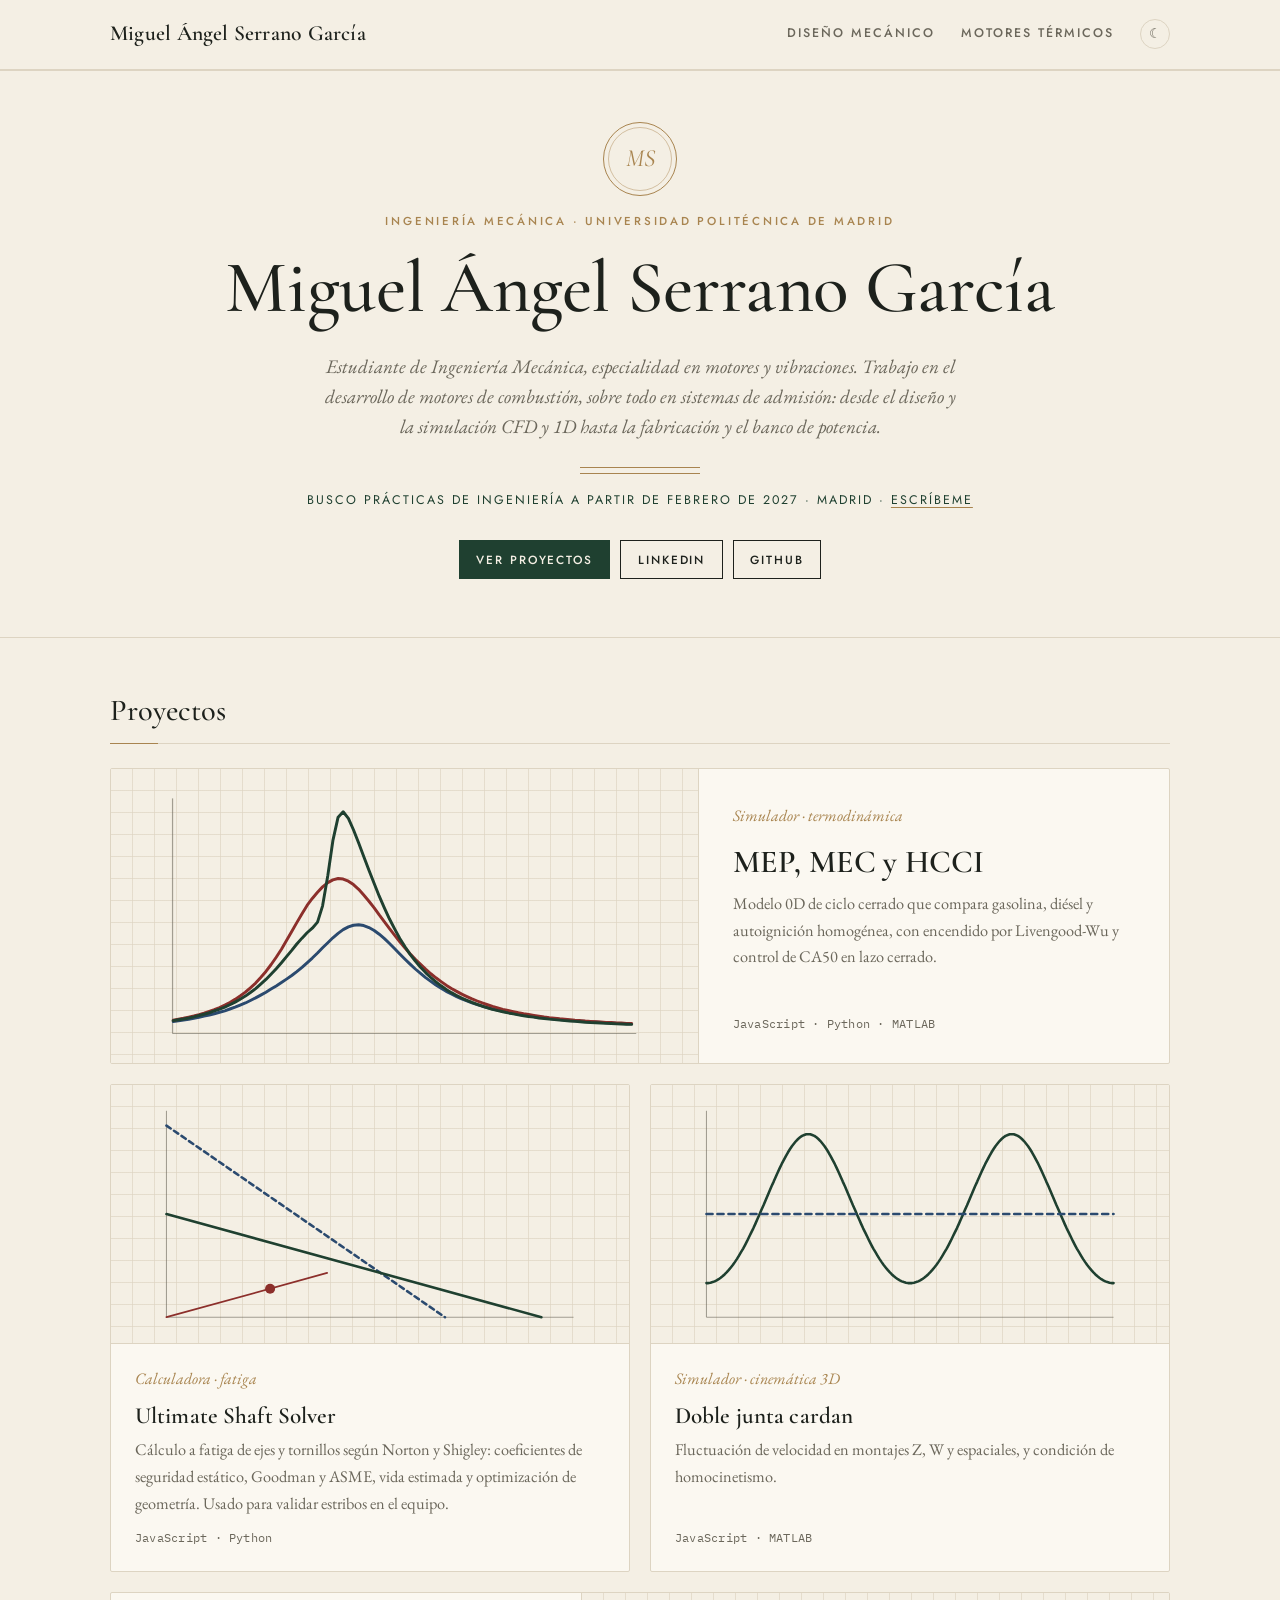
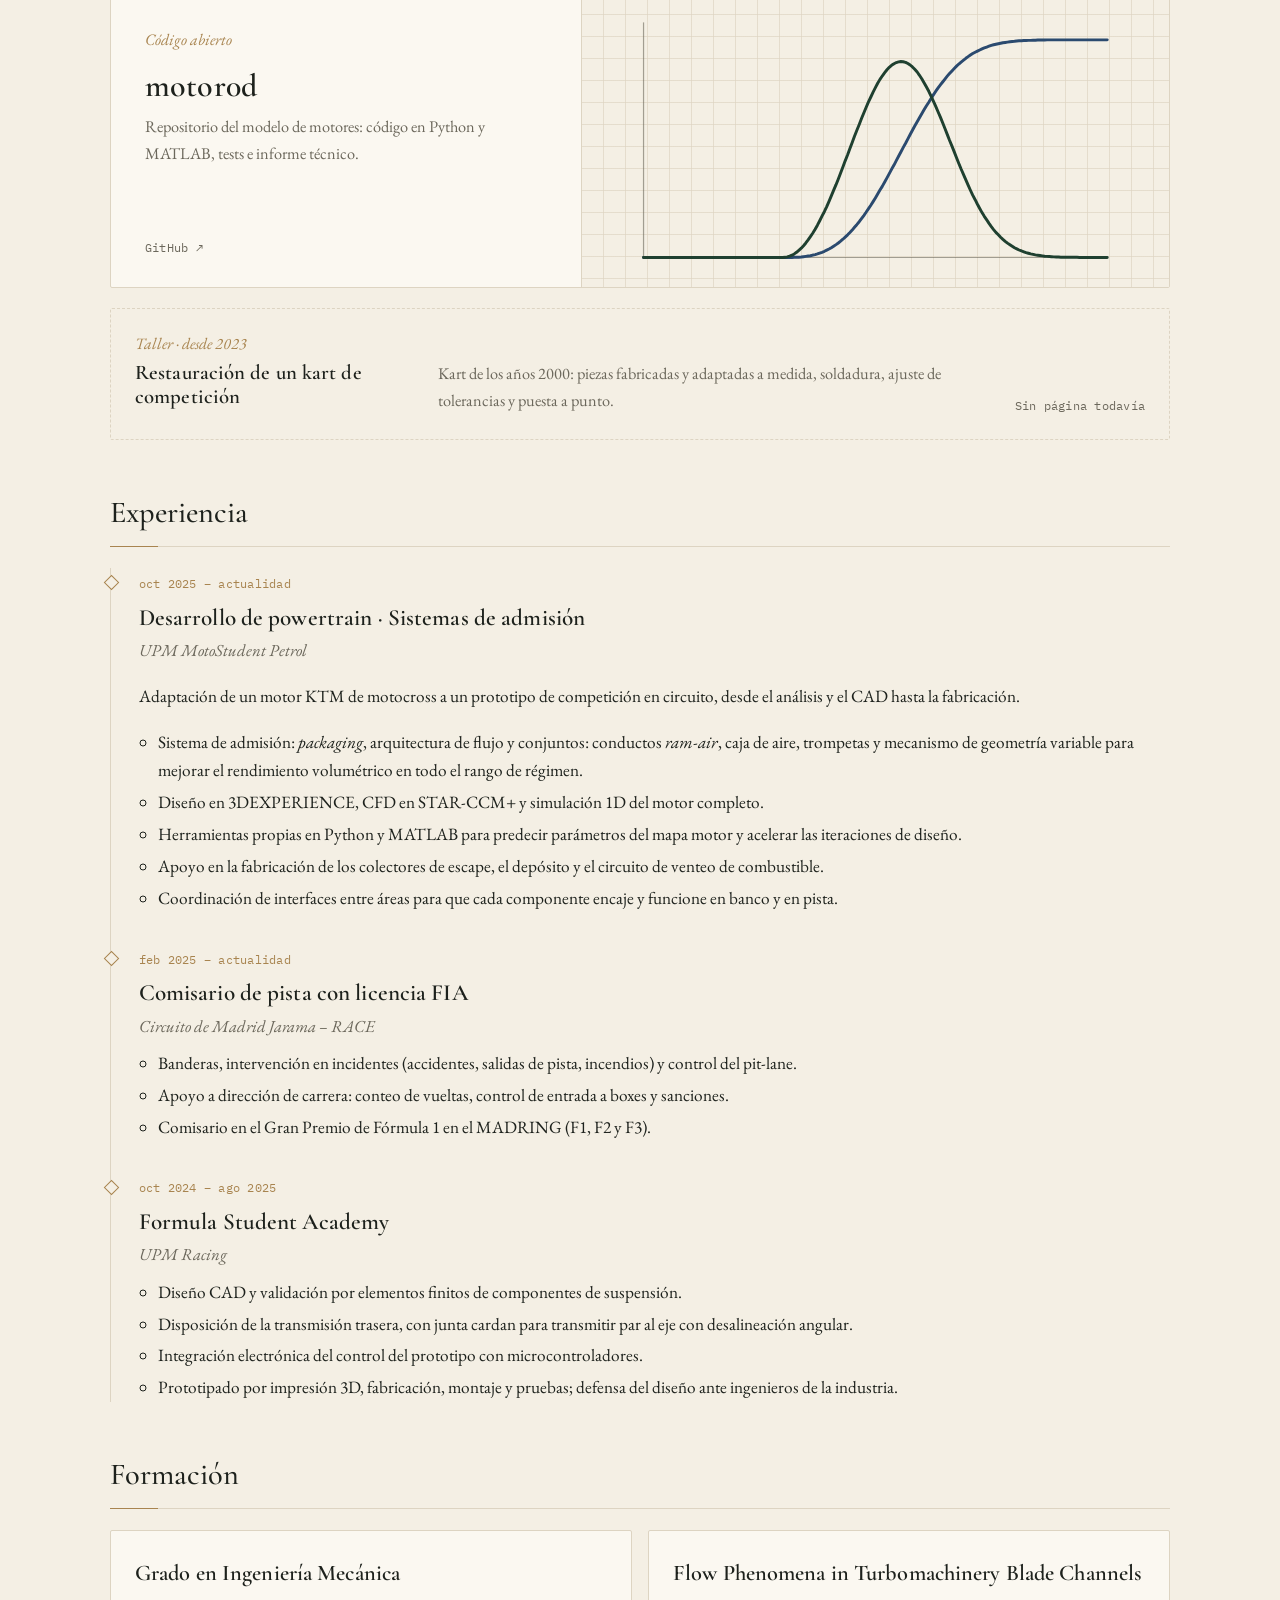
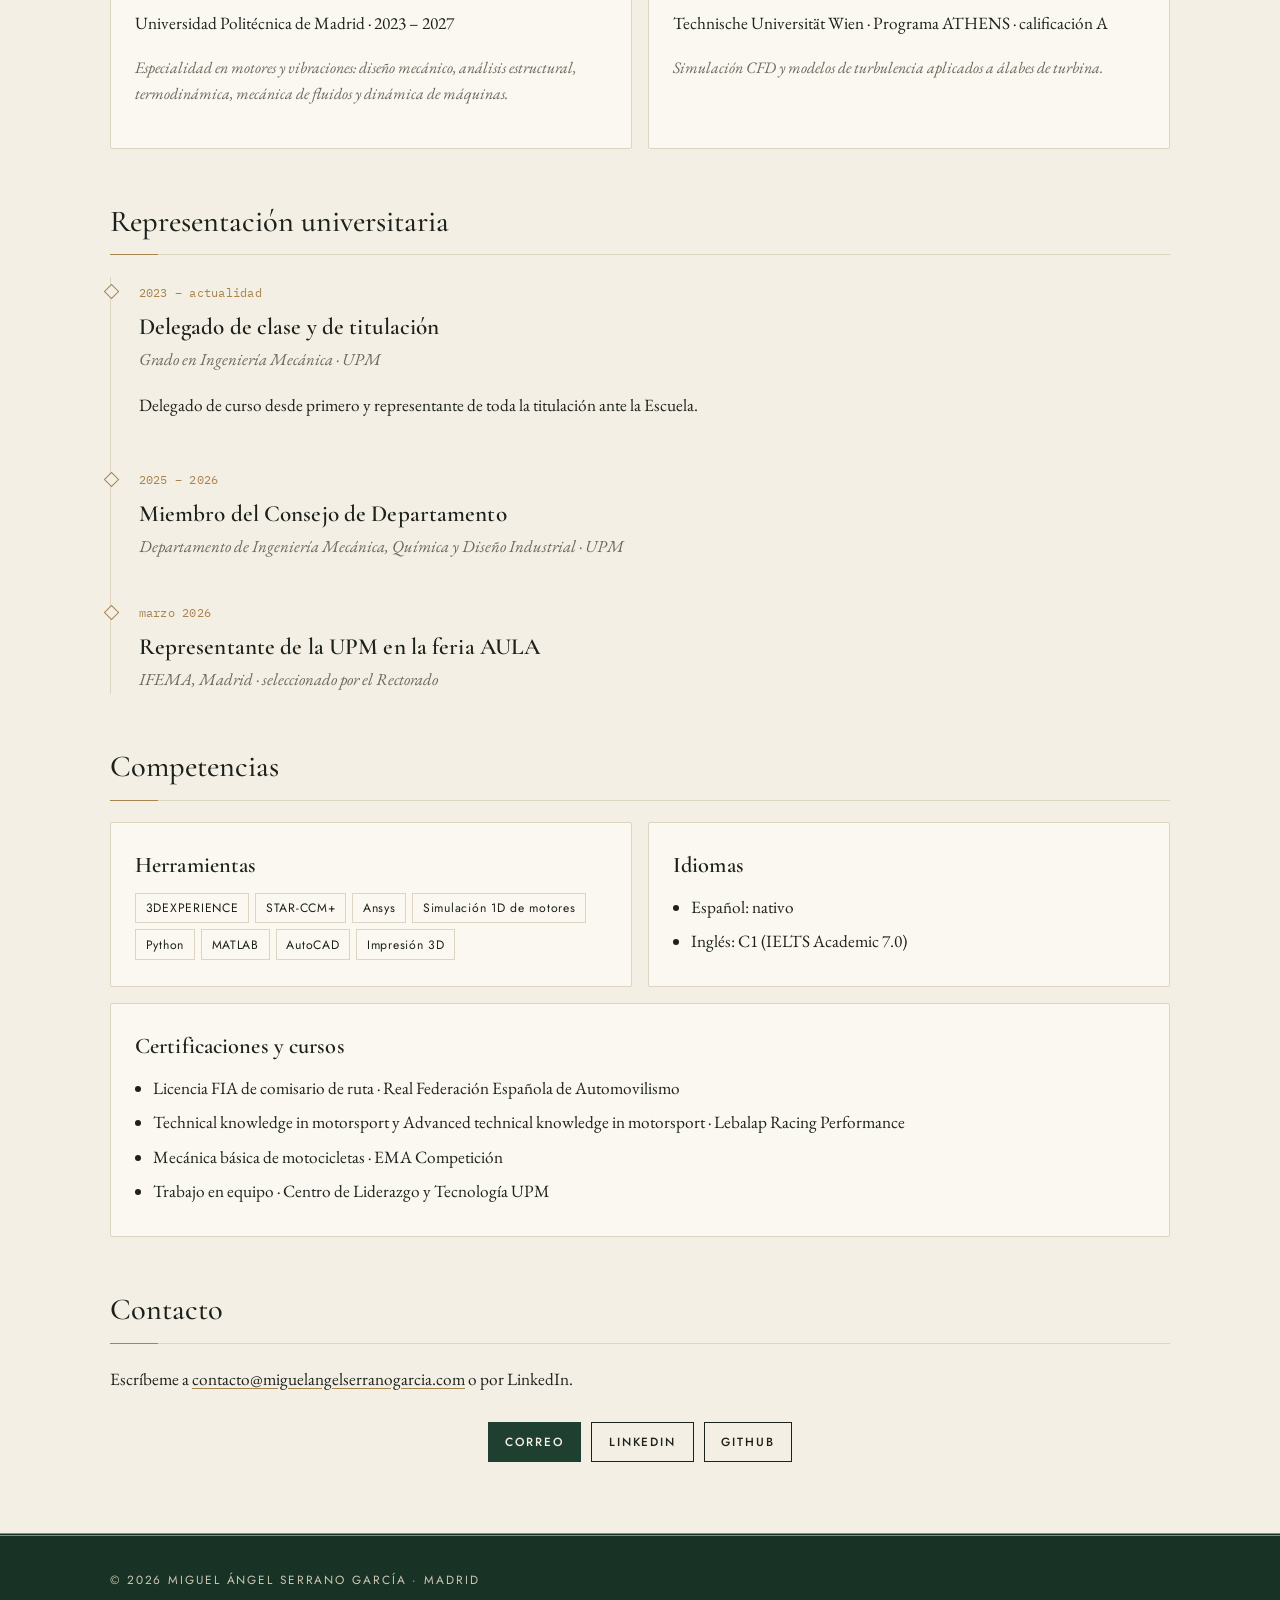
<file: index.html>
<!doctype html>
<html lang="es">
<head>
  <meta charset="utf-8">
  <meta name="viewport" content="width=device-width, initial-scale=1">
  <title>Miguel Ángel Serrano García · Ingeniería Mecánica</title>
  <meta name="description" content="Miguel Ángel Serrano García, estudiante de Ingeniería Mecánica en la UPM. Desarrollo de motores de combustión: sistemas de admisión, CFD, simulación 1D y fabricación. Busca prácticas desde febrero de 2027.">
  <link rel="canonical" href="https://miguelangelserranogarcia.com/">
  <meta property="og:title" content="Miguel Ángel Serrano García · Ingeniería Mecánica">
  <meta property="og:description" content="Desarrollo de motores de combustión: sistemas de admisión, CFD, simulación 1D y fabricación.">
  <meta property="og:url" content="https://miguelangelserranogarcia.com/">
  <meta property="og:type" content="profile">
  <meta property="og:image" content="https://miguelangelserranogarcia.com/assets/og.png">
  <meta name="twitter:card" content="summary_large_image">
  <link rel="icon" href="/assets/favicon.svg" type="image/svg+xml">
  <link rel="stylesheet" href="assets/style.css">
  <script src="assets/theme.js"></script>
  <script src="assets/motion.js"></script>
  <script type="application/ld+json">
  {
    "@context": "https://schema.org",
    "@type": "Person",
    "name": "Miguel Ángel Serrano García",
    "email": "mailto:contacto@miguelangelserranogarcia.com",
    "url": "https://miguelangelserranogarcia.com/",
    "jobTitle": "Estudiante de Ingeniería Mecánica",
    "alumniOf": { "@type": "CollegeOrUniversity", "name": "Universidad Politécnica de Madrid" },
    "address": { "@type": "PostalAddress", "addressLocality": "Madrid", "addressCountry": "ES" },
    "knowsAbout": ["Motores de combustión interna", "Sistemas de admisión", "CFD", "Simulación 1D de motores", "Fabricación"],
    "sameAs": ["https://www.linkedin.com/in/miguelangelserranogarcia", "https://github.com/MaikelGTH"]
  }
  </script>
  <style>
    .hero-band { border-bottom: 1px solid var(--line); }
    .hero { padding: 3.2em 0 3.6em; text-align: center; }
    .hero .eyebrow { margin-top: 1.4em; }
    .monogram { display: inline-grid; place-items: center; width: 74px; height: 74px; border: 1px solid var(--gold); border-radius: 50%; font-family: var(--display); font-size: 1.55rem; font-style: italic; color: var(--gold); position: relative; }
    .monogram::after { content: ""; position: absolute; inset: 4px; border: 1px solid color-mix(in srgb, var(--gold) 45%, transparent); border-radius: 50%; }
    .hero h1 { margin: .25em auto .35em; font-size: clamp(2.6rem, 7vw, 4.6rem); }
    .hero .lead { margin: 0 auto; max-width: 640px; text-wrap: pretty; }
    .hero h1 { text-wrap: balance; }
    .rule { width: 120px; height: 7px; margin: 1.6em auto 0; border-top: 1px solid var(--gold); border-bottom: 1px solid var(--gold); }
    .status { margin: 1.3em 0 0; font-family: var(--sans); font-size: .78rem; text-transform: uppercase; letter-spacing: .16em; color: var(--accent); }
    .links { display: flex; flex-wrap: wrap; justify-content: center; gap: 10px; margin-top: 1.8em; }
    .btn { display: inline-block; padding: .75em 1.4em; border: 1px solid var(--fg); border-radius: 0; text-decoration: none; font-family: var(--sans); font-size: .74rem; font-weight: 500; text-transform: uppercase; letter-spacing: .16em; background: transparent; transition: background .2s, color .2s; }
    .btn:hover { background: var(--fg); color: var(--bg); }
    .btn.primary { background: var(--accent); color: var(--accent-fg); border-color: var(--accent); }
    .btn.primary:hover { background: var(--fg); border-color: var(--fg); color: var(--bg); }

    section.block { margin-top: 3em; }
    section.block > h2 { margin-top: 0; }
    .two { display: grid; grid-template-columns: repeat(2, minmax(0, 1fr)); gap: 16px; }
    @media (max-width: 760px) { .two { grid-template-columns: 1fr; } }

    /* Línea de tiempo */
    .tl { list-style: none; margin: 0; padding: 0; border-left: 1px solid var(--gold); }
    .tl > li { position: relative; padding: 0 0 1.6em 1.6em; }
    .tl > li::before { content: ""; position: absolute; left: -5px; top: .55em; width: 9px; height: 9px; transform: rotate(45deg); background: var(--bg); border: 1px solid var(--gold); }
    .tl > li:last-child { padding-bottom: 0; }
    .tl .when { font-family: var(--mono); font-size: .76rem; letter-spacing: .02em; color: var(--gold); font-variant-numeric: tabular-nums; }
    .tl h3 { margin: .1em 0 0; font-size: 1.45rem; font-weight: 600; }
    .tl .org { color: var(--muted); font-style: italic; font-size: 1.05rem; margin: 0 0 .5em; }
    .tl ul { margin: .3em 0 0; padding-left: 1.1em; }
    .tl li li { margin: .2em 0; }

    .panel { background: var(--surface); border: 1px solid var(--line); border-radius: 2px; padding: 24px; min-width: 0; }
    .panel h3 { margin: 0 0 .4em; font-size: 1.4rem; }
    .panel ul { margin: 0; padding-left: 1.1em; }
    .panel li { margin: .35em 0; }
    .panel .note { color: var(--muted); font-size: 1rem; font-style: italic; }

    .chips { display: flex; flex-wrap: wrap; gap: 6px; }
    .chips span { font-family: var(--sans); font-size: .76rem; letter-spacing: .06em; padding: .35em .8em; border: 1px solid var(--line); border-radius: 0; background: var(--surface); }

  </style>
</head>
<body>
  <a class="skip" href="#main">Saltar al contenido</a>
  <header class="site">
    <div class="wrap">
      <a class="brand" href="./">Miguel Ángel Serrano García</a>
      <nav>
        <a href="diseno-mecanico/">Diseño mecánico</a>
        <a href="motores-termicos/">Motores térmicos</a>
      </nav>
    </div>
  </header>

  <div class="hero-band">
    <div class="wrap">
    <section class="hero">
      <span class="monogram" aria-hidden="true" data-reveal>MS</span>
      <p class="eyebrow" data-reveal style="--d:80ms">Ingeniería Mecánica · Universidad Politécnica de Madrid</p>
      <h1 data-reveal style="--d:160ms">Miguel Ángel Serrano García</h1>
      <p class="lead" data-reveal style="--d:240ms">Estudiante de Ingeniería Mecánica, especialidad en motores y vibraciones. Trabajo en el desarrollo de motores de combustión, sobre todo en sistemas de admisión: desde el diseño y la simulación CFD y 1D hasta la fabricación y el banco de potencia.</p>
      <div class="rule" aria-hidden="true" data-reveal style="--d:320ms"></div>
      <p class="status" data-reveal style="--d:360ms">Busco prácticas de ingeniería a partir de febrero de 2027 · Madrid · <a href="#contacto">escríbeme</a></p>
      <div class="links" data-reveal style="--d:420ms">
        <a class="btn primary" href="#proyectos">Ver proyectos</a>
        <a class="btn" href="https://www.linkedin.com/in/miguelangelserranogarcia" rel="me">LinkedIn</a>
        <a class="btn" href="https://github.com/MaikelGTH" rel="me">GitHub</a>
      </div>
    </section>
    </div>
  </div>

  <main class="wrap" id="main">

    <section class="block" id="proyectos">
      <h2 data-reveal>Proyectos</h2>
      <div class="projects">
        <a class="card proj feature" href="motores-termicos/comparativa-mep-mec-hcci/" data-reveal>
          <figure class="thumb-wrap"><svg class="thumb" viewBox="0 0 320 180" role="img" aria-label="Presión en cámara frente a ángulo de cigüeñal para MEP, MEC y HCCI" preserveAspectRatio="xMidYMid meet"><line class="t-axis" x1="18" y1="162" x2="302" y2="162"/><line class="t-axis" x1="18" y1="18" x2="18" y2="162"/><path class="t-curve c2" pathLength="1" d="M18.4,154.7 L21.6,154.3 L24.7,153.8 L27.9,153.3 L31.0,152.7 L34.2,152.1 L37.3,151.4 L40.5,150.7 L43.6,149.9 L46.8,149.0 L50.0,148.1 L53.1,147.0 L56.3,145.9 L59.4,144.6 L62.6,143.3 L65.7,141.8 L68.9,140.2 L72.0,138.5 L75.2,136.7 L78.3,134.8 L81.5,132.9 L84.7,130.8 L87.8,128.7 L91.0,126.5 L94.1,124.1 L97.3,121.5 L100.4,118.7 L103.6,115.8 L106.8,112.7 L109.9,109.5 L113.1,106.4 L116.2,103.4 L119.4,100.7 L122.5,98.4 L125.7,96.7 L128.8,95.7 L132.0,95.4 L135.1,95.9 L138.3,97.1 L141.5,98.9 L144.6,101.2 L147.8,103.9 L150.9,106.9 L154.1,110.1 L157.2,113.3 L160.4,116.5 L163.5,119.5 L166.7,122.5 L169.9,125.2 L173.0,127.8 L176.2,130.1 L179.3,132.3 L182.5,134.3 L185.6,136.2 L188.8,137.8 L192.0,139.4 L195.1,140.8 L198.3,142.0 L201.4,143.2 L204.6,144.3 L207.7,145.3 L210.9,146.2 L214.0,147.0 L217.2,147.7 L220.3,148.4 L223.5,149.1 L226.7,149.7 L229.8,150.2 L233.0,150.8 L236.1,151.2 L239.3,151.7 L242.4,152.1 L245.6,152.4 L248.8,152.8 L251.9,153.1 L255.1,153.4 L258.2,153.7 L261.4,154.0 L264.5,154.2 L267.7,154.4 L270.8,154.7 L274.0,154.9 L277.1,155.0 L280.3,155.2 L283.5,155.4 L286.6,155.5 L289.8,155.7 L292.9,155.8 L296.1,156.0 L299.2,156.1"/><path class="t-curve c3" pathLength="1" d="M18.4,153.9 L21.6,153.3 L24.7,152.7 L27.9,152.0 L31.0,151.3 L34.2,150.5 L37.3,149.6 L40.5,148.5 L43.6,147.4 L46.8,146.1 L50.0,144.6 L53.1,143.0 L56.3,141.1 L59.4,139.0 L62.6,136.7 L65.7,134.0 L68.9,131.1 L72.0,127.7 L75.2,124.0 L78.3,119.9 L81.5,115.3 L84.7,110.4 L87.8,105.1 L91.0,99.6 L94.1,94.1 L97.3,88.6 L100.4,83.6 L103.6,79.3 L106.8,75.5 L109.9,72.2 L113.1,69.6 L116.2,67.9 L119.4,67.1 L122.5,67.4 L125.7,68.7 L128.8,70.8 L132.0,73.7 L135.1,77.2 L138.3,81.0 L141.5,85.1 L144.6,89.4 L147.8,93.6 L150.9,97.8 L154.1,101.9 L157.2,105.9 L160.4,109.6 L163.5,113.2 L166.7,116.6 L169.9,119.7 L173.0,122.6 L176.2,125.4 L179.3,127.9 L182.5,130.2 L185.6,132.4 L188.8,134.4 L192.0,136.2 L195.1,137.9 L198.3,139.4 L201.4,140.8 L204.6,142.1 L207.7,143.3 L210.9,144.4 L214.0,145.4 L217.2,146.3 L220.3,147.2 L223.5,147.9 L226.7,148.6 L229.8,149.3 L233.0,149.9 L236.1,150.4 L239.3,150.9 L242.4,151.4 L245.6,151.9 L248.8,152.3 L251.9,152.6 L255.1,153.0 L258.2,153.3 L261.4,153.6 L264.5,153.9 L267.7,154.1 L270.8,154.4 L274.0,154.6 L277.1,154.8 L280.3,155.0 L283.5,155.2 L286.6,155.3 L289.8,155.5 L292.9,155.6 L296.1,155.8 L299.2,155.9"/><path class="t-curve c1" pathLength="1" d="M18.4,154.1 L21.6,153.6 L24.7,153.1 L27.9,152.5 L31.0,151.8 L34.2,151.0 L37.3,150.2 L40.5,149.3 L43.6,148.2 L46.8,147.1 L50.0,145.8 L53.1,144.4 L56.3,142.8 L59.4,141.0 L62.6,139.1 L65.7,136.9 L68.9,134.5 L72.0,131.8 L75.2,128.9 L78.3,125.7 L81.5,122.3 L84.7,118.7 L87.8,114.9 L91.0,111.1 L94.1,107.2 L97.3,103.6 L100.4,100.3 L103.6,97.5 L106.8,93.8 L109.9,83.8 L113.1,65.2 L116.2,43.9 L119.4,29.5 L122.5,26.2 L125.7,30.2 L128.8,37.2 L132.0,45.3 L135.1,53.6 L138.3,62.0 L141.5,70.1 L144.6,77.9 L147.8,85.2 L150.9,91.9 L154.1,98.1 L157.2,103.8 L160.4,108.9 L163.5,113.5 L166.7,117.6 L169.9,121.4 L173.0,124.7 L176.2,127.7 L179.3,130.4 L182.5,132.8 L185.6,135.0 L188.8,137.0 L192.0,138.7 L195.1,140.3 L198.3,141.7 L201.4,143.0 L204.6,144.2 L207.7,145.3 L210.9,146.3 L214.0,147.2 L217.2,148.0 L220.3,148.7 L223.5,149.4 L226.7,150.0 L229.8,150.6 L233.0,151.1 L236.1,151.6 L239.3,152.0 L242.4,152.5 L245.6,152.8 L248.8,153.2 L251.9,153.5 L255.1,153.8 L258.2,154.1 L261.4,154.4 L264.5,154.6 L267.7,154.8 L270.8,155.1 L274.0,155.3 L277.1,155.4 L280.3,155.6 L283.5,155.8 L286.6,155.9 L289.8,156.1 L292.9,156.2 L296.1,156.3 L299.2,156.4"/></svg></figure>
          <div class="proj-body">
            <span class="tag">Simulador · termodinámica</span>
            <h3 class="vt-hcci">MEP, MEC y HCCI</h3>
            <p>Modelo 0D de ciclo cerrado que compara gasolina, diésel y autoignición homogénea, con encendido por Livengood-Wu y control de CA50 en lazo cerrado.</p>
            <p class="meta">JavaScript · Python · MATLAB</p>
          </div>
        </a>
        <a class="card proj" href="diseno-mecanico/calculo-ejes/" data-reveal>
          <figure class="thumb-wrap"><svg class="thumb" viewBox="0 0 320 180" role="img" aria-label="Diagrama de Goodman con la recta de carga" preserveAspectRatio="xMidYMid meet"><line class="t-axis" x1="18" y1="162" x2="302" y2="162"/><line class="t-axis" x1="18" y1="18" x2="18" y2="162"/><path class="t-curve c2 dash" pathLength="1" d="M18.0,28.3 L212.3,162.0"/><path class="t-curve c1" pathLength="1" d="M18.0,90.0 L279.6,162.0"/><path class="t-curve c3 thin" pathLength="1" d="M18.0,162.0 L130.1,131.1"/><circle class="t-dot" cx="90.3" cy="142.1" r="3.5"/></svg></figure>
          <div class="proj-body">
            <span class="tag">Calculadora · fatiga</span>
            <h3 class="vt-ejes">Ultimate Shaft Solver</h3>
            <p>Cálculo a fatiga de ejes y tornillos según Norton y Shigley: coeficientes de seguridad estático, Goodman y ASME, vida estimada y optimización de geometría. Usado para validar estribos en el equipo.</p>
            <p class="meta">JavaScript · Python</p>
          </div>
        </a>
        <a class="card proj" href="diseno-mecanico/junta-cardan/" data-reveal>
          <figure class="thumb-wrap"><svg class="thumb" viewBox="0 0 320 180" role="img" aria-label="Relación de velocidades de una junta cardan simple frente a una doble homocinética" preserveAspectRatio="xMidYMid meet"><line class="t-axis" x1="18" y1="162" x2="302" y2="162"/><line class="t-axis" x1="18" y1="18" x2="18" y2="162"/><path class="t-curve c1" pathLength="1" d="M18.0,138.2 L19.4,138.2 L20.8,137.9 L22.3,137.5 L23.7,137.0 L25.1,136.3 L26.5,135.5 L27.9,134.5 L29.4,133.3 L30.8,132.0 L32.2,130.6 L33.6,129.0 L35.0,127.3 L36.5,125.4 L37.9,123.4 L39.3,121.3 L40.7,119.0 L42.1,116.6 L43.6,114.1 L45.0,111.5 L46.4,108.8 L47.8,105.9 L49.2,103.0 L50.7,100.0 L52.1,96.9 L53.5,93.7 L54.9,90.5 L56.3,87.2 L57.8,83.9 L59.2,80.6 L60.6,77.2 L62.0,73.9 L63.4,70.6 L64.9,67.4 L66.3,64.2 L67.7,61.0 L69.1,58.0 L70.5,55.1 L72.0,52.3 L73.4,49.6 L74.8,47.1 L76.2,44.8 L77.6,42.7 L79.1,40.8 L80.5,39.1 L81.9,37.7 L83.3,36.5 L84.7,35.5 L86.2,34.9 L87.6,34.4 L89.0,34.3 L90.4,34.4 L91.8,34.9 L93.3,35.5 L94.7,36.5 L96.1,37.7 L97.5,39.1 L98.9,40.8 L100.4,42.7 L101.8,44.8 L103.2,47.1 L104.6,49.6 L106.0,52.3 L107.5,55.1 L108.9,58.0 L110.3,61.0 L111.7,64.2 L113.1,67.4 L114.6,70.6 L116.0,73.9 L117.4,77.2 L118.8,80.6 L120.2,83.9 L121.7,87.2 L123.1,90.5 L124.5,93.7 L125.9,96.9 L127.3,100.0 L128.8,103.0 L130.2,105.9 L131.6,108.8 L133.0,111.5 L134.4,114.1 L135.9,116.6 L137.3,119.0 L138.7,121.3 L140.1,123.4 L141.5,125.4 L143.0,127.3 L144.4,129.0 L145.8,130.6 L147.2,132.0 L148.6,133.3 L150.1,134.5 L151.5,135.5 L152.9,136.3 L154.3,137.0 L155.7,137.5 L157.2,137.9 L158.6,138.2 L160.0,138.2 L161.4,138.2 L162.8,137.9 L164.3,137.5 L165.7,137.0 L167.1,136.3 L168.5,135.5 L169.9,134.5 L171.4,133.3 L172.8,132.0 L174.2,130.6 L175.6,129.0 L177.0,127.3 L178.5,125.4 L179.9,123.4 L181.3,121.3 L182.7,119.0 L184.1,116.6 L185.6,114.1 L187.0,111.5 L188.4,108.8 L189.8,105.9 L191.2,103.0 L192.7,100.0 L194.1,96.9 L195.5,93.7 L196.9,90.5 L198.3,87.2 L199.8,83.9 L201.2,80.6 L202.6,77.2 L204.0,73.9 L205.4,70.6 L206.9,67.4 L208.3,64.2 L209.7,61.0 L211.1,58.0 L212.5,55.1 L214.0,52.3 L215.4,49.6 L216.8,47.1 L218.2,44.8 L219.6,42.7 L221.1,40.8 L222.5,39.1 L223.9,37.7 L225.3,36.5 L226.7,35.5 L228.2,34.9 L229.6,34.4 L231.0,34.3 L232.4,34.4 L233.8,34.9 L235.3,35.5 L236.7,36.5 L238.1,37.7 L239.5,39.1 L240.9,40.8 L242.4,42.7 L243.8,44.8 L245.2,47.1 L246.6,49.6 L248.0,52.3 L249.5,55.1 L250.9,58.0 L252.3,61.0 L253.7,64.2 L255.1,67.4 L256.6,70.6 L258.0,73.9 L259.4,77.2 L260.8,80.6 L262.2,83.9 L263.7,87.2 L265.1,90.5 L266.5,93.7 L267.9,96.9 L269.3,100.0 L270.8,103.0 L272.2,105.9 L273.6,108.8 L275.0,111.5 L276.4,114.1 L277.9,116.6 L279.3,119.0 L280.7,121.3 L282.1,123.4 L283.5,125.4 L285.0,127.3 L286.4,129.0 L287.8,130.6 L289.2,132.0 L290.6,133.3 L292.1,134.5 L293.5,135.5 L294.9,136.3 L296.3,137.0 L297.7,137.5 L299.2,137.9 L300.6,138.2 L302.0,138.2"/><path class="t-curve c2 dash" pathLength="1" d="M18.0,90.0 L19.4,90.0 L20.8,90.0 L22.3,90.0 L23.7,90.0 L25.1,90.0 L26.5,90.0 L27.9,90.0 L29.4,90.0 L30.8,90.0 L32.2,90.0 L33.6,90.0 L35.0,90.0 L36.5,90.0 L37.9,90.0 L39.3,90.0 L40.7,90.0 L42.1,90.0 L43.6,90.0 L45.0,90.0 L46.4,90.0 L47.8,90.0 L49.2,90.0 L50.7,90.0 L52.1,90.0 L53.5,90.0 L54.9,90.0 L56.3,90.0 L57.8,90.0 L59.2,90.0 L60.6,90.0 L62.0,90.0 L63.4,90.0 L64.9,90.0 L66.3,90.0 L67.7,90.0 L69.1,90.0 L70.5,90.0 L72.0,90.0 L73.4,90.0 L74.8,90.0 L76.2,90.0 L77.6,90.0 L79.1,90.0 L80.5,90.0 L81.9,90.0 L83.3,90.0 L84.7,90.0 L86.2,90.0 L87.6,90.0 L89.0,90.0 L90.4,90.0 L91.8,90.0 L93.3,90.0 L94.7,90.0 L96.1,90.0 L97.5,90.0 L98.9,90.0 L100.4,90.0 L101.8,90.0 L103.2,90.0 L104.6,90.0 L106.0,90.0 L107.5,90.0 L108.9,90.0 L110.3,90.0 L111.7,90.0 L113.1,90.0 L114.6,90.0 L116.0,90.0 L117.4,90.0 L118.8,90.0 L120.2,90.0 L121.7,90.0 L123.1,90.0 L124.5,90.0 L125.9,90.0 L127.3,90.0 L128.8,90.0 L130.2,90.0 L131.6,90.0 L133.0,90.0 L134.4,90.0 L135.9,90.0 L137.3,90.0 L138.7,90.0 L140.1,90.0 L141.5,90.0 L143.0,90.0 L144.4,90.0 L145.8,90.0 L147.2,90.0 L148.6,90.0 L150.1,90.0 L151.5,90.0 L152.9,90.0 L154.3,90.0 L155.7,90.0 L157.2,90.0 L158.6,90.0 L160.0,90.0 L161.4,90.0 L162.8,90.0 L164.3,90.0 L165.7,90.0 L167.1,90.0 L168.5,90.0 L169.9,90.0 L171.4,90.0 L172.8,90.0 L174.2,90.0 L175.6,90.0 L177.0,90.0 L178.5,90.0 L179.9,90.0 L181.3,90.0 L182.7,90.0 L184.1,90.0 L185.6,90.0 L187.0,90.0 L188.4,90.0 L189.8,90.0 L191.2,90.0 L192.7,90.0 L194.1,90.0 L195.5,90.0 L196.9,90.0 L198.3,90.0 L199.8,90.0 L201.2,90.0 L202.6,90.0 L204.0,90.0 L205.4,90.0 L206.9,90.0 L208.3,90.0 L209.7,90.0 L211.1,90.0 L212.5,90.0 L214.0,90.0 L215.4,90.0 L216.8,90.0 L218.2,90.0 L219.6,90.0 L221.1,90.0 L222.5,90.0 L223.9,90.0 L225.3,90.0 L226.7,90.0 L228.2,90.0 L229.6,90.0 L231.0,90.0 L232.4,90.0 L233.8,90.0 L235.3,90.0 L236.7,90.0 L238.1,90.0 L239.5,90.0 L240.9,90.0 L242.4,90.0 L243.8,90.0 L245.2,90.0 L246.6,90.0 L248.0,90.0 L249.5,90.0 L250.9,90.0 L252.3,90.0 L253.7,90.0 L255.1,90.0 L256.6,90.0 L258.0,90.0 L259.4,90.0 L260.8,90.0 L262.2,90.0 L263.7,90.0 L265.1,90.0 L266.5,90.0 L267.9,90.0 L269.3,90.0 L270.8,90.0 L272.2,90.0 L273.6,90.0 L275.0,90.0 L276.4,90.0 L277.9,90.0 L279.3,90.0 L280.7,90.0 L282.1,90.0 L283.5,90.0 L285.0,90.0 L286.4,90.0 L287.8,90.0 L289.2,90.0 L290.6,90.0 L292.1,90.0 L293.5,90.0 L294.9,90.0 L296.3,90.0 L297.7,90.0 L299.2,90.0 L300.6,90.0 L302.0,90.0"/></svg></figure>
          <div class="proj-body">
            <span class="tag">Simulador · cinemática 3D</span>
            <h3 class="vt-cardan">Doble junta cardan</h3>
            <p>Fluctuación de velocidad en montajes Z, W y espaciales, y condición de homocinetismo.</p>
            <p class="meta">JavaScript · MATLAB</p>
          </div>
        </a>
        <a class="card proj feature flip" href="https://github.com/MaikelGTH/motor0d" data-reveal>
          <figure class="thumb-wrap"><svg class="thumb" viewBox="0 0 320 180" role="img" aria-label="Ley de Wiebe: fracción de masa quemada y tasa de liberación de calor" preserveAspectRatio="xMidYMid meet"><line class="t-axis" x1="18" y1="162" x2="302" y2="162"/><line class="t-axis" x1="18" y1="18" x2="18" y2="162"/><path class="t-curve c2" pathLength="1" d="M18.0,162.0 L19.4,162.0 L20.8,162.0 L22.3,162.0 L23.7,162.0 L25.1,162.0 L26.5,162.0 L27.9,162.0 L29.4,162.0 L30.8,162.0 L32.2,162.0 L33.6,162.0 L35.0,162.0 L36.5,162.0 L37.9,162.0 L39.3,162.0 L40.7,162.0 L42.1,162.0 L43.6,162.0 L45.0,162.0 L46.4,162.0 L47.8,162.0 L49.2,162.0 L50.7,162.0 L52.1,162.0 L53.5,162.0 L54.9,162.0 L56.3,162.0 L57.8,162.0 L59.2,162.0 L60.6,162.0 L62.0,162.0 L63.4,162.0 L64.9,162.0 L66.3,162.0 L67.7,162.0 L69.1,162.0 L70.5,162.0 L72.0,162.0 L73.4,162.0 L74.8,162.0 L76.2,162.0 L77.6,162.0 L79.1,162.0 L80.5,162.0 L81.9,162.0 L83.3,162.0 L84.7,162.0 L86.2,162.0 L87.6,162.0 L89.0,162.0 L90.4,162.0 L91.8,162.0 L93.3,162.0 L94.7,162.0 L96.1,162.0 L97.5,162.0 L98.9,162.0 L100.4,162.0 L101.8,162.0 L103.2,162.0 L104.6,162.0 L106.0,162.0 L107.5,162.0 L108.9,162.0 L110.3,161.9 L111.7,161.9 L113.1,161.8 L114.6,161.7 L116.0,161.5 L117.4,161.3 L118.8,161.1 L120.2,160.9 L121.7,160.5 L123.1,160.2 L124.5,159.8 L125.9,159.3 L127.3,158.8 L128.8,158.2 L130.2,157.5 L131.6,156.8 L133.0,156.0 L134.4,155.1 L135.9,154.1 L137.3,153.1 L138.7,152.0 L140.1,150.8 L141.5,149.5 L143.0,148.1 L144.4,146.7 L145.8,145.2 L147.2,143.5 L148.6,141.9 L150.1,140.1 L151.5,138.2 L152.9,136.3 L154.3,134.3 L155.7,132.2 L157.2,130.0 L158.6,127.8 L160.0,125.5 L161.4,123.1 L162.8,120.7 L164.3,118.3 L165.7,115.8 L167.1,113.2 L168.5,110.6 L169.9,108.0 L171.4,105.4 L172.8,102.7 L174.2,100.0 L175.6,97.4 L177.0,94.7 L178.5,92.0 L179.9,89.3 L181.3,86.7 L182.7,84.1 L184.1,81.5 L185.6,78.9 L187.0,76.4 L188.4,73.9 L189.8,71.5 L191.2,69.2 L192.7,66.9 L194.1,64.6 L195.5,62.4 L196.9,60.3 L198.3,58.3 L199.8,56.3 L201.2,54.5 L202.6,52.7 L204.0,50.9 L205.4,49.3 L206.9,47.7 L208.3,46.2 L209.7,44.8 L211.1,43.5 L212.5,42.3 L214.0,41.1 L215.4,40.0 L216.8,39.0 L218.2,38.0 L219.6,37.1 L221.1,36.3 L222.5,35.6 L223.9,34.9 L225.3,34.2 L226.7,33.6 L228.2,33.1 L229.6,32.6 L231.0,32.1 L232.4,31.7 L233.8,31.4 L235.3,31.1 L236.7,30.8 L238.1,30.5 L239.5,30.3 L240.9,30.1 L242.4,29.9 L243.8,29.7 L245.2,29.6 L246.6,29.4 L248.0,29.3 L249.5,29.2 L250.9,29.1 L252.3,29.1 L253.7,29.0 L255.1,29.0 L256.6,28.9 L258.0,28.9 L259.4,28.8 L260.8,28.8 L262.2,28.8 L263.7,28.8 L265.1,28.7 L266.5,28.7 L267.9,28.7 L269.3,28.7 L270.8,28.7 L272.2,28.7 L273.6,28.7 L275.0,28.7 L276.4,28.7 L277.9,28.7 L279.3,28.7 L280.7,28.7 L282.1,28.7 L283.5,28.7 L285.0,28.7 L286.4,28.7 L287.8,28.7 L289.2,28.7 L290.6,28.7 L292.1,28.7 L293.5,28.7 L294.9,28.7 L296.3,28.7 L297.7,28.7 L299.2,28.7 L300.6,28.7 L302.0,28.7"/><path class="t-curve c1" pathLength="1" d="M18.0,162.0 L19.4,162.0 L20.8,162.0 L22.3,162.0 L23.7,162.0 L25.1,162.0 L26.5,162.0 L27.9,162.0 L29.4,162.0 L30.8,162.0 L32.2,162.0 L33.6,162.0 L35.0,162.0 L36.5,162.0 L37.9,162.0 L39.3,162.0 L40.7,162.0 L42.1,162.0 L43.6,162.0 L45.0,162.0 L46.4,162.0 L47.8,162.0 L49.2,162.0 L50.7,162.0 L52.1,162.0 L53.5,162.0 L54.9,162.0 L56.3,162.0 L57.8,162.0 L59.2,162.0 L60.6,162.0 L62.0,162.0 L63.4,162.0 L64.9,162.0 L66.3,162.0 L67.7,162.0 L69.1,162.0 L70.5,162.0 L72.0,162.0 L73.4,162.0 L74.8,162.0 L76.2,162.0 L77.6,162.0 L79.1,162.0 L80.5,162.0 L81.9,162.0 L83.3,162.0 L84.7,162.0 L86.2,162.0 L87.6,162.0 L89.0,162.0 L90.4,162.0 L91.8,162.0 L93.3,162.0 L94.7,162.0 L96.1,162.0 L97.5,162.0 L98.9,162.0 L100.4,162.0 L101.8,162.0 L103.2,162.0 L104.6,161.9 L106.0,161.6 L107.5,161.2 L108.9,160.6 L110.3,159.8 L111.7,158.8 L113.1,157.6 L114.6,156.3 L116.0,154.8 L117.4,153.1 L118.8,151.2 L120.2,149.2 L121.7,147.0 L123.1,144.7 L124.5,142.2 L125.9,139.5 L127.3,136.7 L128.8,133.8 L130.2,130.8 L131.6,127.6 L133.0,124.3 L134.4,120.9 L135.9,117.4 L137.3,113.9 L138.7,110.2 L140.1,106.6 L141.5,102.8 L143.0,99.1 L144.4,95.3 L145.8,91.6 L147.2,87.8 L148.6,84.2 L150.1,80.5 L151.5,76.9 L152.9,73.5 L154.3,70.1 L155.7,66.8 L157.2,63.7 L158.6,60.7 L160.0,58.0 L161.4,55.3 L162.8,52.9 L164.3,50.7 L165.7,48.8 L167.1,47.0 L168.5,45.5 L169.9,44.3 L171.4,43.3 L172.8,42.6 L174.2,42.2 L175.6,42.0 L177.0,42.1 L178.5,42.5 L179.9,43.2 L181.3,44.1 L182.7,45.3 L184.1,46.7 L185.6,48.4 L187.0,50.4 L188.4,52.5 L189.8,54.9 L191.2,57.4 L192.7,60.2 L194.1,63.1 L195.5,66.2 L196.9,69.3 L198.3,72.6 L199.8,76.0 L201.2,79.5 L202.6,83.0 L204.0,86.6 L205.4,90.2 L206.9,93.8 L208.3,97.3 L209.7,100.9 L211.1,104.4 L212.5,107.8 L214.0,111.2 L215.4,114.5 L216.8,117.7 L218.2,120.8 L219.6,123.8 L221.1,126.6 L222.5,129.4 L223.9,132.0 L225.3,134.5 L226.7,136.8 L228.2,139.0 L229.6,141.1 L231.0,143.1 L232.4,144.9 L233.8,146.6 L235.3,148.1 L236.7,149.6 L238.1,150.9 L239.5,152.1 L240.9,153.2 L242.4,154.2 L243.8,155.1 L245.2,156.0 L246.6,156.7 L248.0,157.4 L249.5,158.0 L250.9,158.5 L252.3,159.0 L253.7,159.4 L255.1,159.8 L256.6,160.1 L258.0,160.4 L259.4,160.6 L260.8,160.8 L262.2,161.0 L263.7,161.2 L265.1,161.3 L266.5,161.4 L267.9,161.5 L269.3,161.6 L270.8,161.7 L272.2,161.7 L273.6,161.8 L275.0,161.8 L276.4,161.8 L277.9,161.9 L279.3,161.9 L280.7,161.9 L282.1,161.9 L283.5,161.9 L285.0,162.0 L286.4,162.0 L287.8,162.0 L289.2,162.0 L290.6,162.0 L292.1,162.0 L293.5,162.0 L294.9,162.0 L296.3,162.0 L297.7,162.0 L299.2,162.0 L300.6,162.0 L302.0,162.0"/></svg></figure>
          <div class="proj-body">
            <span class="tag">Código abierto</span>
            <h3>motor0d</h3>
            <p>Repositorio del modelo de motores: código en Python y MATLAB, tests e informe técnico.</p>
            <p class="meta">GitHub ↗</p>
          </div>
        </a>
        <div class="card proj plain" data-reveal>
          <div class="proj-body">
            <span class="tag">Taller · desde 2023</span>
            <h3>Restauración de un kart de competición</h3>
            <p>Kart de los años 2000: piezas fabricadas y adaptadas a medida, soldadura, ajuste de tolerancias y puesta a punto.</p>
            <p class="meta">Sin página todavía</p>
          </div>
        </div>
      </div>
    </section>

    <section class="block" id="experiencia">
      <h2 data-reveal>Experiencia</h2>
      <ul class="tl">
        <li data-reveal>
          <span class="when">oct 2025 – actualidad</span>
          <h3>Desarrollo de powertrain · Sistemas de admisión</h3>
          <p class="org">UPM MotoStudent Petrol</p>
          <p>Adaptación de un motor KTM de motocross a un prototipo de competición en circuito, desde el análisis y el CAD hasta la fabricación.</p>
          <ul>
            <li>Sistema de admisión: <i>packaging</i>, arquitectura de flujo y conjuntos: conductos <i>ram-air</i>, caja de aire, trompetas y mecanismo de geometría variable para mejorar el rendimiento volumétrico en todo el rango de régimen.</li>
            <li>Diseño en 3DEXPERIENCE, CFD en STAR-CCM+ y simulación 1D del motor completo.</li>
            <li>Herramientas propias en Python y MATLAB para predecir parámetros del mapa motor y acelerar las iteraciones de diseño.</li>
            <li>Apoyo en la fabricación de los colectores de escape, el depósito y el circuito de venteo de combustible.</li>
            <li>Coordinación de interfaces entre áreas para que cada componente encaje y funcione en banco y en pista.</li>
          </ul>
        </li>
        <li data-reveal>
          <span class="when">feb 2025 – actualidad</span>
          <h3>Comisario de pista con licencia FIA</h3>
          <p class="org">Circuito de Madrid Jarama – RACE</p>
          <ul>
            <li>Banderas, intervención en incidentes (accidentes, salidas de pista, incendios) y control del pit-lane.</li>
            <li>Apoyo a dirección de carrera: conteo de vueltas, control de entrada a boxes y sanciones.</li>
            <li>Comisario en el Gran Premio de Fórmula 1 en el MADRING (F1, F2 y F3).</li>
          </ul>
        </li>
        <li data-reveal>
          <span class="when">oct 2024 – ago 2025</span>
          <h3>Formula Student Academy</h3>
          <p class="org">UPM Racing</p>
          <ul>
            <li>Diseño CAD y validación por elementos finitos de componentes de suspensión.</li>
            <li>Disposición de la transmisión trasera, con junta cardan para transmitir par al eje con desalineación angular.</li>
            <li>Integración electrónica del control del prototipo con microcontroladores.</li>
            <li>Prototipado por impresión 3D, fabricación, montaje y pruebas; defensa del diseño ante ingenieros de la industria.</li>
          </ul>
        </li>
      </ul>
    </section>

    <section class="block" id="formacion">
      <h2 data-reveal>Formación</h2>
      <div class="two">
        <div class="panel" data-reveal>
          <h3>Grado en Ingeniería Mecánica</h3>
          <p>Universidad Politécnica de Madrid · 2023 – 2027</p>
          <p class="note">Especialidad en motores y vibraciones: diseño mecánico, análisis estructural, termodinámica, mecánica de fluidos y dinámica de máquinas.</p>
        </div>
        <div class="panel" data-reveal>
          <h3>Flow Phenomena in Turbomachinery Blade Channels</h3>
          <p>Technische Universität Wien · Programa ATHENS · calificación A</p>
          <p class="note">Simulación CFD y modelos de turbulencia aplicados a álabes de turbina.</p>
        </div>
      </div>
    </section>

    <section class="block" id="representacion">
      <h2 data-reveal>Representación universitaria</h2>
      <ul class="tl">
        <li data-reveal>
          <span class="when">2023 – actualidad</span>
          <h3>Delegado de clase y de titulación</h3>
          <p class="org">Grado en Ingeniería Mecánica · UPM</p>
          <p>Delegado de curso desde primero y representante de toda la titulación ante la Escuela.</p>
        </li>
        <li data-reveal>
          <span class="when">2025 – 2026</span>
          <h3>Miembro del Consejo de Departamento</h3>
          <p class="org">Departamento de Ingeniería Mecánica, Química y Diseño Industrial · UPM</p>
        </li>
        <li data-reveal>
          <span class="when">marzo 2026</span>
          <h3>Representante de la UPM en la feria AULA</h3>
          <p class="org">IFEMA, Madrid · seleccionado por el Rectorado</p>
        </li>
      </ul>
    </section>

    <section class="block" id="competencias">
      <h2 data-reveal>Competencias</h2>
      <div class="two">
        <div class="panel" data-reveal>
          <h3>Herramientas</h3>
          <div class="chips">
            <span>3DEXPERIENCE</span><span>STAR-CCM+</span><span>Ansys</span><span>Simulación 1D de motores</span><span>Python</span><span>MATLAB</span><span>AutoCAD</span><span>Impresión 3D</span>
          </div>
        </div>
        <div class="panel" data-reveal>
          <h3>Idiomas</h3>
          <ul>
            <li>Español: nativo</li>
            <li>Inglés: C1 (IELTS Academic 7.0)</li>
          </ul>
        </div>
      </div>
      <div class="panel" style="margin-top:16px" data-reveal>
        <h3>Certificaciones y cursos</h3>
        <ul>
          <li>Licencia FIA de comisario de ruta · Real Federación Española de Automovilismo</li>
          <li>Technical knowledge in motorsport y Advanced technical knowledge in motorsport · Lebalap Racing Performance</li>
          <li>Mecánica básica de motocicletas · EMA Competición</li>
          <li>Trabajo en equipo · Centro de Liderazgo y Tecnología UPM</li>
        </ul>
      </div>
    </section>

    <section class="block" id="contacto">
      <h2 data-reveal>Contacto</h2>
      <p data-reveal>Escríbeme a <a href="mailto:contacto@miguelangelserranogarcia.com">contacto@miguelangelserranogarcia.com</a> o por LinkedIn.</p>
      <div class="links" data-reveal>
        <a class="btn primary" href="mailto:contacto@miguelangelserranogarcia.com">Correo</a>
        <a class="btn" href="https://www.linkedin.com/in/miguelangelserranogarcia">LinkedIn</a>
        <a class="btn" href="https://github.com/MaikelGTH">GitHub</a>
      </div>
    </section>
  </main>

  <footer class="site"><div class="wrap">© 2026 Miguel Ángel Serrano García · Madrid</div></footer>
</body>
</html>
</file>
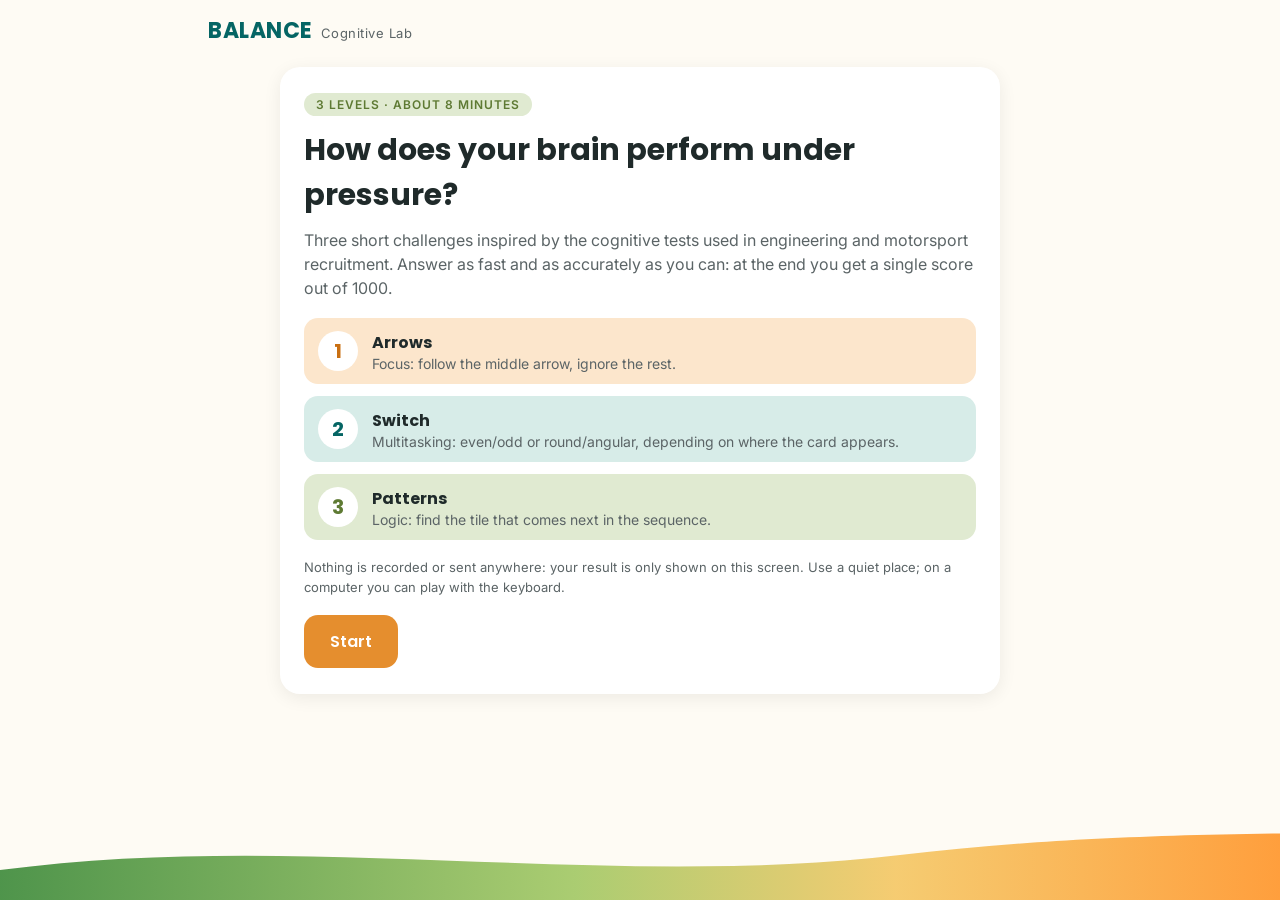
<file: balance-bdaa96/index.html>
<!doctype html>
<html lang="en">
<head>
<meta charset="utf-8">
<meta name="viewport" content="width=device-width, initial-scale=1, maximum-scale=1">
<meta name="robots" content="noindex, nofollow">
<title>BALANCE Cognitive Lab</title>
<link rel="preconnect" href="https://fonts.googleapis.com">
<link href="https://fonts.googleapis.com/css2?family=Poppins:wght@500;700&family=Inter:wght@400;600&display=swap" rel="stylesheet">
<style>
  :root{
    --cream:#FEFBF4; --ink:#1F2A2A; --grey:#5B6466; --line:#E7E1D3;
    --orange:#E58E2E; --orangeD:#C96F12; --orangeL:#FCE6CC;
    --teal:#056564; --tealL:#D7ECE8; --green:#80B34E; --sage:#E0EAD1; --coral:#E9806E;
  }
  *{box-sizing:border-box;-webkit-tap-highlight-color:transparent}
  html,body{margin:0;height:100%}
  body{background:var(--cream);color:var(--ink);font-family:Inter,system-ui,sans-serif;
    display:flex;flex-direction:column;min-height:100vh;overflow-x:hidden}
  body::after{content:"";position:fixed;left:0;right:0;bottom:0;height:70px;z-index:-1;
    background:linear-gradient(90deg,#30822D,#9CC45A 45%,#F4C35A 70%,#FF8E1C);
    clip-path:path("M0 40 C 300 0, 600 60, 900 25 S 1500 0, 3000 30 L 3000 200 L 0 200 Z");opacity:.85}
  header{display:flex;align-items:center;justify-content:space-between;padding:14px 18px;max-width:900px;width:100%;margin:0 auto}
  .brand{font-family:Poppins;font-weight:700;color:var(--teal);font-size:22px;letter-spacing:.5px}
  .brand small{color:var(--grey);font-family:Inter;font-weight:400;font-size:13px;margin-left:8px}
  .hud{font-family:Poppins;font-size:14px;color:var(--grey);display:flex;gap:14px}
  .hud b{color:var(--ink)}
  main{flex:1;display:flex;justify-content:center;padding:6px 16px 90px}
  .card{background:#fff;border-radius:20px;box-shadow:0 4px 18px rgba(0,0,0,.07);width:100%;max-width:720px;padding:26px 24px;align-self:flex-start}
  h1,h2{font-family:Poppins;margin:0 0 10px}
  h1{font-size:30px} h2{font-size:23px}
  p{line-height:1.5;margin:8px 0;color:var(--grey)}
  .pill{display:inline-block;padding:4px 12px;border-radius:999px;background:var(--sage);color:#5E7A33;font:600 12px Inter;letter-spacing:1px;text-transform:uppercase}
  .btn{font:600 16px Poppins;border:0;border-radius:14px;padding:14px 26px;cursor:pointer;background:var(--teal);color:#fff;transition:transform .08s}
  .btn:active{transform:scale(.97)}
  .btn.orange{background:var(--orange)}
  .row{display:flex;gap:12px;flex-wrap:wrap;margin-top:18px}
  .levels{display:grid;gap:12px;margin:18px 0}
  .lv{display:flex;gap:14px;align-items:center;padding:12px 14px;border-radius:14px}
  .lv .n{font:700 20px Poppins;width:40px;height:40px;border-radius:50%;display:grid;place-items:center;background:#fff;flex:none}
  .lv b{font-family:Poppins}
  .lv span{display:block;font-size:14px;color:var(--grey)}
  .stage{position:relative;height:260px;border-radius:16px;background:var(--cream);display:grid;place-items:center;overflow:hidden;user-select:none}
  .arrows{position:absolute;font-size:46px;letter-spacing:4px;font-weight:700;color:var(--ink);white-space:nowrap;line-height:1}
  .fix{font:700 32px Poppins;color:var(--grey)}
  .resp{display:grid;grid-template-columns:1fr 1fr;gap:12px;margin-top:14px}
  .resp button{font:600 17px Poppins;border:2px solid var(--line);background:#fff;border-radius:14px;padding:16px 8px;cursor:pointer;color:var(--ink);touch-action:manipulation}
  .resp button:active{background:var(--tealL)}
  .resp button small{display:block;font:400 13px Inter;color:var(--grey);margin-top:4px}
  .kbd{font:600 12px Inter;border:1px solid var(--line);border-radius:6px;padding:1px 6px;color:var(--grey)}
  .flash-ok{box-shadow:inset 0 0 0 4px var(--green)}
  .flash-bad{box-shadow:inset 0 0 0 4px var(--coral)}
  .bar{height:6px;background:var(--line);border-radius:3px;overflow:hidden;margin:10px 0 14px}
  .bar i{display:block;height:100%;background:var(--orange);width:0;transition:width .2s}
  /* switch task */
  .sw{position:absolute;inset:12px;display:grid;grid-template-rows:1fr 1fr;gap:10px}
  .sw .half{border-radius:12px;display:grid;place-items:center;position:relative}
  .sw .half.top{background:var(--orangeL)} .sw .half.bot{background:var(--tealL)}
  .sw .lab{position:absolute;left:12px;top:8px;font:600 12px Inter;letter-spacing:1px;text-transform:uppercase;color:var(--grey)}
  /* patterns */
  .seq{display:grid;grid-template-columns:repeat(5,1fr);gap:8px;margin:6px 0 14px}
  .tile{aspect-ratio:1;background:var(--cream);border-radius:12px;border:2px solid var(--line);display:grid;place-items:center}
  .tile.q{border-style:dashed;font:700 30px Poppins;color:var(--orange)}
  .opts{display:grid;grid-template-columns:repeat(4,1fr);gap:10px}
  .opt{aspect-ratio:1;background:#fff;border:2px solid var(--line);border-radius:12px;cursor:pointer;display:grid;place-items:center;padding:0}
  .opt:hover{border-color:var(--teal)}
  .opt.ok{border-color:var(--green);background:#EEF6E4} .opt.bad{border-color:var(--coral);background:#FBE8E3}
  svg{width:88%;height:88%}
  /* results */
  .score{font:700 72px Poppins;color:var(--orange);line-height:1;margin:6px 0}
  .band{font:700 20px Poppins;color:var(--teal)}
  .gauge{height:14px;border-radius:7px;background:linear-gradient(90deg,#E9806E,#F4C35A 45%,#9CC45A 70%,#30822D);position:relative;margin:18px 0 6px}
  .gauge i{position:absolute;top:-6px;width:4px;height:26px;background:var(--ink);border-radius:2px}
  .scale{display:flex;justify-content:space-between;font-size:12px;color:var(--grey)}
  .res{display:grid;grid-template-columns:repeat(3,1fr);gap:10px;margin-top:18px}
  .res div{border-radius:14px;padding:12px}
  .res b{font:700 22px Poppins;display:block}
  .res span{font-size:13px;color:var(--grey);display:block;line-height:1.4}
  @media (max-width:560px){
    h1{font-size:25px} .arrows{font-size:34px;letter-spacing:2px} .stage{height:220px}
    .res{grid-template-columns:1fr} .opts{gap:6px} .seq{gap:5px} .hud{font-size:12px;gap:8px}
    .keys{display:none}
  }
</style>
</head>
<body>
<header>
  <div class="brand">BALANCE<small>Cognitive Lab</small></div>
  <div class="hud" id="hud"></div>
</header>
<main><div class="card" id="app"></div></main>

<script>
(() => {
const $app = document.getElementById('app');
const $hud = document.getElementById('hud');
const now = () => performance.now();
const rnd = (n) => Math.floor(Math.random() * n);
const pick = (a) => a[rnd(a.length)];
const shuffle = (a) => { for (let i = a.length - 1; i > 0; i--) { const j = rnd(i + 1); [a[i], a[j]] = [a[j], a[i]]; } return a; };
const clamp = (x, a, b) => Math.max(a, Math.min(b, x));
const wait = (ms) => new Promise(r => setTimeout(r, ms));
const mean = (a) => a.length ? a.reduce((s, x) => s + x, 0) / a.length : 0;
const speedScore = (rt, fast, slow) => clamp((slow - rt) / (slow - fast), 0, 1);
const beyondChance = (acc, chance) => clamp((acc - chance) / (1 - chance), 0, 1); // random answering scores ~0

const results = {};
let keyHandler = null;
document.addEventListener('keydown', e => { if (keyHandler) keyHandler(e); });

function hud(html) { $hud.innerHTML = html || ''; }

// waits for a response (left/right) or timeout; returns {resp, rt}
function waitResponse(buttons, timeout) {
  return new Promise(resolve => {
    const t0 = now(); let done = false;
    const finish = (resp) => { if (done) return; done = true; keyHandler = null; clearTimeout(to);
      buttons.forEach(b => b.onclick = null); resolve({ resp, rt: now() - t0 }); };
    keyHandler = (e) => {
      if (['ArrowLeft', 'a', 'A'].includes(e.key)) { e.preventDefault(); finish('L'); }
      if (['ArrowRight', 'l', 'L'].includes(e.key)) { e.preventDefault(); finish('R'); }
    };
    buttons[0].onclick = () => finish('L');
    buttons[1].onclick = () => finish('R');
    const to = setTimeout(() => finish(null), timeout);
  });
}
async function flash(stage, ok) {
  stage.classList.add(ok ? 'flash-ok' : 'flash-bad');
  await wait(220);
  stage.classList.remove('flash-ok', 'flash-bad');
}

// ---------------------------------------------------------------- HOME
function home() {
  hud('');
  $app.innerHTML = `
    <span class="pill">3 levels · about 8 minutes</span>
    <h1 style="margin-top:12px">How does your brain perform under pressure?</h1>
    <p>Three short challenges inspired by the cognitive tests used in engineering and motorsport recruitment. Answer as fast and as accurately as you can: at the end you get a single score out of 1000.</p>
    <div class="levels">
      <div class="lv" style="background:var(--orangeL)"><div class="n" style="color:var(--orangeD)">1</div><div><b>Arrows</b><span>Focus: follow the middle arrow, ignore the rest.</span></div></div>
      <div class="lv" style="background:var(--tealL)"><div class="n" style="color:var(--teal)">2</div><div><b>Switch</b><span>Multitasking: even/odd or round/angular, depending on where the card appears.</span></div></div>
      <div class="lv" style="background:var(--sage)"><div class="n" style="color:#5E7A33">3</div><div><b>Patterns</b><span>Logic: find the tile that comes next in the sequence.</span></div></div>
    </div>
    <p style="font-size:13px">Nothing is recorded or sent anywhere: your result is only shown on this screen. Use a quiet place; on a computer you can play with the keyboard.</p>
    <div class="row"><button class="btn orange" id="go">Start</button></div>`;
  document.getElementById('go').onclick = () => intro1();
}

function introScreen(n, color, title, body, keys, onStart) {
  hud(`Level <b>${n}</b>/3`);
  $app.innerHTML = `
    <span class="pill" style="background:${color[0]};color:${color[1]}">Level ${n}</span>
    <h2 style="margin-top:12px">${title}</h2>${body}
    <p class="keys" style="font-size:13px">${keys}</p>
    <div class="row"><button class="btn" id="go">I'm ready</button></div>`;
  document.getElementById('go').onclick = onStart;
}

// ---------------------------------------------------------------- LEVEL 1: ARROWS (flanker)
const A_TRIALS = 40, A_LIMIT = 1100;
function intro1() {
  introScreen(1, ['var(--orangeL)', 'var(--orangeD)'], 'Arrows',
    `<p>A row of five arrows appears. Answer the direction of the <b>middle arrow only</b>, whatever the others do.</p>
     <p style="font-size:28px;letter-spacing:4px;margin:12px 0;color:var(--ink)">←←<span style="color:var(--orange)">→</span>←← <span style="font-size:15px;letter-spacing:0;color:var(--grey)">= right</span></p>
     <p>${A_TRIALS} rows, about 1 second each. The row can appear anywhere.</p>`,
    `Keyboard: <span class="kbd">←</span> / <span class="kbd">→</span> (or <span class="kbd">A</span> / <span class="kbd">L</span>)`, runArrows);
}
async function runArrows() {
  $app.innerHTML = `<div class="bar"><i id="pb"></i></div><div class="stage" id="st"><div class="fix">+</div></div>
    <div class="resp"><button id="bL">←<small>Left</small></button><button id="bR">→<small>Right</small></button></div>`;
  const st = document.getElementById('st'), pb = document.getElementById('pb');
  const btns = [document.getElementById('bL'), document.getElementById('bR')];
  // balanced design: half congruent, half incongruent
  const trials = shuffle(Array.from({ length: A_TRIALS }, (_, i) => ({ dir: i % 2 ? 'R' : 'L', cong: i % 4 < 2 })));
  const log = [];
  await wait(700);
  for (let i = 0; i < trials.length; i++) {
    const t = trials[i];
    const c = t.dir === 'R' ? '→' : '←', f = t.cong ? c : (t.dir === 'R' ? '←' : '→');
    st.innerHTML = `<div class="fix">+</div>`;
    await wait(250 + rnd(350));
    const el = document.createElement('div'); el.className = 'arrows';
    el.textContent = f + f + c + f + f;
    el.style.left = (10 + rnd(45)) + '%'; el.style.top = (15 + rnd(55)) + '%';
    st.innerHTML = ''; st.appendChild(el);
    const r = await waitResponse(btns, A_LIMIT);
    const ok = r.resp === t.dir && r.rt >= 150; // < 150 ms = anticipation
    log.push({ ok, rt: r.rt, cong: t.cong, miss: r.resp === null });
    st.innerHTML = '';
    await flash(st, ok);
    pb.style.width = ((i + 1) / trials.length * 100) + '%';
  }
  const acc = log.filter(x => x.ok).length / log.length;
  const rtOk = mean(log.filter(x => x.ok).map(x => x.rt));
  const rtC = mean(log.filter(x => x.ok && x.cong).map(x => x.rt));
  const rtI = mean(log.filter(x => x.ok && !x.cong).map(x => x.rt));
  const accI = log.filter(x => !x.cong && x.ok).length / log.filter(x => !x.cong).length;
  // 333 pts: accuracy 60 %, speed 25 %, accuracy on the hard (incongruent) rows 15 %
  const q = beyondChance(acc, 0.5), qI = beyondChance(accI, 0.5);
  const pts = 333 * (0.60 * q + 0.25 * speedScore(rtOk, 380, 950) * q + 0.15 * qI);
  results.arrows = { pts, acc, rt: rtOk, interf: rtI - rtC };
  between(1, pts, intro2);
}

// ---------------------------------------------------------------- LEVEL 2: SWITCH (even/odd vs round/angular)
const S_TRIALS = 40, S_LIMIT = 2500;
const ROUND = ['circle', 'oval'], ANGULAR = ['triangle', 'square', 'diamond'];
function shapeSvg(kind, color) {
  const s = { circle: `<circle cx="50" cy="50" r="40"/>`, oval: `<ellipse cx="50" cy="50" rx="44" ry="30"/>`,
    triangle: `<polygon points="50,8 93,88 7,88"/>`, square: `<rect x="12" y="12" width="76" height="76"/>`,
    diamond: `<polygon points="50,6 94,50 50,94 6,50"/>` }[kind];
  return `<g fill="${color}">${s}</g>`;
}
function intro2() {
  introScreen(2, ['var(--tealL)', 'var(--teal)'], 'Switch',
    `<p>A card with a <b>number inside a shape</b> appears in one of two zones. The zone tells you which rule to apply:</p>
     <div class="levels" style="margin:10px 0">
      <div class="lv" style="background:var(--orangeL)"><div><b>Top zone → NUMBER</b><span>Left = even · Right = odd</span></div></div>
      <div class="lv" style="background:var(--tealL)"><div><b>Bottom zone → SHAPE</b><span>Left = round (circle, oval) · Right = angular (triangle, square, diamond)</span></div></div>
     </div>
     <p>The rule changes without warning. ${S_TRIALS} cards.</p>`,
    `Keyboard: <span class="kbd">←</span> / <span class="kbd">→</span> (or <span class="kbd">A</span> / <span class="kbd">L</span>)`, runSwitch);
}
async function runSwitch() {
  $app.innerHTML = `<div class="bar"><i id="pb"></i></div>
    <div class="stage" id="st" style="height:300px"><div class="sw">
      <div class="half top" id="top"><span class="lab">Number</span></div>
      <div class="half bot" id="bot"><span class="lab">Shape</span></div></div></div>
    <div class="resp"><button id="bL">←<small>Even · Round</small></button><button id="bR">→<small>Odd · Angular</small></button></div>`;
  const st = document.getElementById('st'), pb = document.getElementById('pb');
  const zones = { N: document.getElementById('top'), S: document.getElementById('bot') };
  const btns = [document.getElementById('bL'), document.getElementById('bR')];
  const label = (z, t) => `<span class="lab">${t}</span>`;
  // task sequence with ~45 % switches
  const tasks = []; let cur = pick(['N', 'S']);
  for (let i = 0; i < S_TRIALS; i++) { if (i > 0 && Math.random() < 0.45) cur = cur === 'N' ? 'S' : 'N'; tasks.push(cur); }
  const log = [];
  await wait(700);
  for (let i = 0; i < S_TRIALS; i++) {
    const task = tasks[i];
    const num = pick([1, 2, 3, 4, 6, 7, 8, 9]);
    const round = Math.random() < 0.5;
    const kind = round ? pick(ROUND) : pick(ANGULAR);
    const correct = task === 'N' ? (num % 2 === 0 ? 'L' : 'R') : (round ? 'L' : 'R');
    zones.N.innerHTML = label('N', 'Number'); zones.S.innerHTML = label('S', 'Shape');
    await wait(300 + rnd(250));
    const color = task === 'N' ? '#E58E2E' : '#056564';
    zones[task].innerHTML += `<svg viewBox="0 0 100 100" style="width:120px;height:110px">${shapeSvg(kind, color)}
      <text x="50" y="${kind === 'triangle' ? 72 : 63}" text-anchor="middle" font-family="Poppins" font-weight="700" font-size="36" fill="#fff">${num}</text></svg>`;
    const r = await waitResponse(btns, S_LIMIT);
    const ok = r.resp === correct && r.rt >= 150;
    log.push({ ok, rt: r.rt, sw: i > 0 && task !== tasks[i - 1], first: i === 0 });
    zones.N.innerHTML = label('N', 'Number'); zones.S.innerHTML = label('S', 'Shape');
    await flash(st, ok);
    pb.style.width = ((i + 1) / S_TRIALS * 100) + '%';
  }
  const valid = log.filter(x => !x.first);
  const acc = log.filter(x => x.ok).length / log.length;
  const rtOk = mean(log.filter(x => x.ok).map(x => x.rt));
  const rtSw = mean(valid.filter(x => x.ok && x.sw).map(x => x.rt));
  const rtRp = mean(valid.filter(x => x.ok && !x.sw).map(x => x.rt));
  const cost = (rtSw && rtRp) ? rtSw - rtRp : 0;
  // 333 pts: accuracy 55 %, speed 25 %, switch cost 20 % (0 ms → full, ≥ 500 ms → none)
  const q = beyondChance(acc, 0.5);
  const pts = 333 * (0.55 * q + 0.25 * speedScore(rtOk, 550, 1700) * q + 0.20 * speedScore(cost, 0, 500) * q);
  results.switch = { pts, acc, rt: rtOk, cost };
  between(2, pts, intro3);
}

// ---------------------------------------------------------------- LEVEL 3: PATTERNS (next in sequence)
const P_ITEMS = 10, P_LIMIT = 30000;
const P_COLORS = ['#E58E2E', '#056564', '#80B34E', '#E9806E'];
const KINDS = ['arrow', 'el', 'flag'];
function glyph(kind) {
  return { arrow: `<polygon points="50,14 78,46 60,46 60,84 40,84 40,46 22,46"/>`,
    el: `<polygon points="32,16 50,16 50,66 74,66 74,84 32,84"/>`,
    flag: `<polygon points="30,14 76,30 46,46 46,86 30,86"/>` }[kind];
}
function tileSvg(f) {
  let dots = '';
  for (let i = 0; i < f.dots; i++) dots += `<circle cx="${11 + (i % 3) * 12}" cy="${11 + Math.floor(i / 3) * 12}" r="5" fill="#1F2A2A"/>`;
  return `<svg viewBox="0 0 100 100"><g transform="rotate(${f.rot * 45} 50 52) translate(50 52) scale(0.72) translate(-50 -52)" fill="${P_COLORS[f.col]}">${glyph(KINDS[f.kind])}</g>${dots}</svg>`;
}
// each attribute follows a rule over 5 frames; the 5th is the answer
function makeItem(nRules) {
  const attrs = shuffle(['rot', 'dots', 'col', 'kind']).slice(0, nRules);
  const base = { rot: rnd(8), dots: 1 + rnd(2), col: rnd(4), kind: rnd(3) };
  const rule = {};
  for (const a of ['rot', 'dots', 'col', 'kind']) {
    if (!attrs.includes(a)) { rule[a] = () => base[a]; continue; }
    if (a === 'rot') { const k = pick([1, 2, 3, 7]); rule[a] = i => (base.rot + k * i) % 8; }
    if (a === 'dots') {
      const mode = nRules >= 3 ? pick(['step', 'alt']) : 'step';
      if (mode === 'step') { base.dots = 0 + rnd(2); rule[a] = i => base.dots + i; }
      else { const b2 = (base.dots + 2 + rnd(2)) % 6; rule[a] = i => i % 2 ? b2 : base.dots; }
    }
    if (a === 'col') { const c2 = (base.col + 1 + rnd(3)) % 4; rule[a] = i => i % 2 ? c2 : base.col; }
    if (a === 'kind') { rule[a] = i => (base.kind + i) % 3; }
  }
  const frames = [0, 1, 2, 3, 4].map(i => ({ rot: rule.rot(i), dots: rule.dots(i), col: rule.col(i), kind: rule.kind(i) }));
  const answer = frames[4];
  // distractors: each differs from the answer in exactly one attribute (plausible errors)
  const key = f => `${f.rot}|${f.dots}|${f.col}|${f.kind}`;
  const seen = new Set([key(answer)]); const opts = [answer];
  const variants = [
    f => ({ ...f, rot: (f.rot + 1) % 8 }), f => ({ ...f, rot: (f.rot + 7) % 8 }), f => ({ ...f, rot: (f.rot + 2) % 8 }),
    f => ({ ...f, dots: f.dots + 1 }), f => ({ ...f, dots: Math.max(0, f.dots - 1) }),
    f => ({ ...f, col: frames[3].col !== f.col ? frames[3].col : (f.col + 1) % 4 }),
    f => ({ ...f, kind: (f.kind + 1) % 3 }), f => ({ ...f, kind: (f.kind + 2) % 3 }),
    f => ({ ...frames[3] }),
  ];
  // prefer distractors that touch the attributes that change
  const pref = shuffle(variants.slice());
  pref.sort((a, b) => (touches(b) - touches(a)));
  function touches(v) { const d = v(answer); return attrs.some(at => d[at] !== answer[at]) ? 1 : 0; }
  for (const v of pref) { if (opts.length >= 4) break; const d = v(answer); if (d.dots > 6) continue; const k = key(d); if (!seen.has(k)) { seen.add(k); opts.push(d); } }
  return { frames: frames.slice(0, 4), options: shuffle(opts.map((f, i) => ({ f, correct: i === 0 }))), level: nRules };
}
function intro3() {
  introScreen(3, ['var(--sage)', '#5E7A33'], 'Patterns',
    `<p>Each row shows four tiles that change following hidden rules: <b>rotation, number of dots, colour or shape</b>. Pick the tile that comes <b>next</b>.</p>
     <p>${P_ITEMS} sequences, from one rule to three rules at once. ${P_LIMIT / 1000} seconds each.</p>`,
    `Mouse or touch to answer.`, runPatterns);
}
async function runPatterns() {
  const plan = [1, 1, 2, 2, 2, 2, 3, 3, 3, 3];
  const log = [];
  for (let i = 0; i < P_ITEMS; i++) {
    const it = makeItem(plan[i]);
    hud(`Level <b>3</b>/3 · ${i + 1}/${P_ITEMS}`);
    $app.innerHTML = `<div class="bar"><i id="tb" style="background:var(--teal);width:100%;transition:width ${P_LIMIT}ms linear"></i></div>
      <div class="seq">${it.frames.map(f => `<div class="tile">${tileSvg(f)}</div>`).join('')}<div class="tile q">?</div></div>
      <div class="opts">${it.options.map((o, k) => `<button class="opt" data-k="${k}">${tileSvg(o.f)}</button>`).join('')}</div>
      <p style="font-size:13px;text-align:center;margin-top:12px">Rules in this sequence: <b>${plan[i]}</b></p>`;
    requestAnimationFrame(() => requestAnimationFrame(() => { const tb = document.getElementById('tb'); if (tb) tb.style.width = '0%'; }));
    const t0 = now();
    const k = await new Promise(res => {
      const to = setTimeout(() => res(null), P_LIMIT);
      document.querySelectorAll('.opt').forEach(b => b.onclick = () => { clearTimeout(to); res(+b.dataset.k); });
    });
    const rt = now() - t0;
    const ok = k !== null && it.options[k].correct;
    document.querySelectorAll('.opt').forEach((b, j) => { b.onclick = null; if (it.options[j].correct) b.classList.add('ok'); else if (j === k) b.classList.add('bad'); });
    log.push({ ok, rt, w: it.level });
    await wait(700);
  }
  const wTot = log.reduce((s, x) => s + x.w, 0);
  const wOk = log.filter(x => x.ok).reduce((s, x) => s + x.w, 0);
  const acc = log.filter(x => x.ok).length / log.length;
  const rtOk = mean(log.filter(x => x.ok).map(x => x.rt));
  // 333 pts: difficulty-weighted accuracy 80 %, speed on correct answers 20 %
  const q = beyondChance(wOk / wTot, 0.25);
  const pts = 333 * (0.80 * q + 0.20 * speedScore(rtOk, 4000, 22000) * q);
  results.patterns = { pts, acc, rt: rtOk };
  between(3, pts, final);
}

// ---------------------------------------------------------------- between levels & final
function between(n, pts, next) {
  hud(`Level <b>${n}</b>/3 done`);
  $app.innerHTML = `<span class="pill">Level ${n} complete</span>
    <h2 style="margin-top:12px">${Math.round(pts)} <span style="font-size:16px;color:var(--grey)">/ 333 points</span></h2>
    <p>${n < 3 ? 'Take a breath. The next level starts when you are ready.' : 'Last one done. Let\'s see your result.'}</p>
    <div class="row"><button class="btn ${n < 3 ? '' : 'orange'}" id="go">${n < 3 ? 'Next level' : 'See my score'}</button></div>`;
  document.getElementById('go').onclick = next;
}
function band(s) {
  if (s >= 820) return ['Podium', 'Elite focus, fast switching and sharp logic.'];
  if (s >= 680) return ['Points finish', 'Strong all-round performance under time pressure.'];
  if (s >= 520) return ['Midfield', 'Solid base. Speed or switching is where you can gain the most.'];
  if (s >= 350) return ['Back of the grid', 'Accuracy dropped under pressure. Try again rested and focused.'];
  return ['Formation lap', 'Warm-up done. A second run usually improves a lot.'];
}
function final() {
  const a = results.arrows, s = results.switch, p = results.patterns;
  const total = Math.round(a.pts + s.pts + p.pts);
  const [b, desc] = band(total);
  hud('Finished');
  const pct = (x) => Math.round(x * 100) + '%';
  const ms = (x) => x ? Math.round(x) + ' ms' : '–';
  $app.innerHTML = `<span class="pill">Your result</span>
    <div class="score">${total}</div>
    <div class="band">${b}</div><p>${desc}</p>
    <div class="gauge"><i style="left:calc(${total / 10}% - 2px)"></i></div>
    <div class="scale"><span>0</span><span>350</span><span>520</span><span>680</span><span>820</span><span>1000</span></div>
    <div class="res">
      <div style="background:var(--orangeL)"><span>Arrows · focus</span><b>${Math.round(a.pts)}</b>
        <span>Accuracy ${pct(a.acc)}<br>Reaction ${ms(a.rt)}<br>Distraction cost ${ms(a.interf)}</span></div>
      <div style="background:var(--tealL)"><span>Switch · multitasking</span><b>${Math.round(s.pts)}</b>
        <span>Accuracy ${pct(s.acc)}<br>Reaction ${ms(s.rt)}<br>Switch cost ${ms(s.cost)}</span></div>
      <div style="background:var(--sage)"><span>Patterns · logic</span><b>${Math.round(p.pts)}</b>
        <span>Correct ${pct(p.acc)}<br>Avg. time ${p.rt ? (p.rt / 1000).toFixed(1) + ' s' : '–'}</span></div>
    </div>
    <p style="font-size:13px;margin-top:16px"><b>Switch cost</b> is how much slower you are when the rule changes. <b>Distraction cost</b> is how much the surrounding arrows slow you down. Lower is better for both.</p>
    <div class="row"><button class="btn" id="again">Play again</button></div>`;
  document.getElementById('again').onclick = () => { for (const k in results) delete results[k]; home(); };
}

home();
})();
</script>
</body>
</html>
</file>
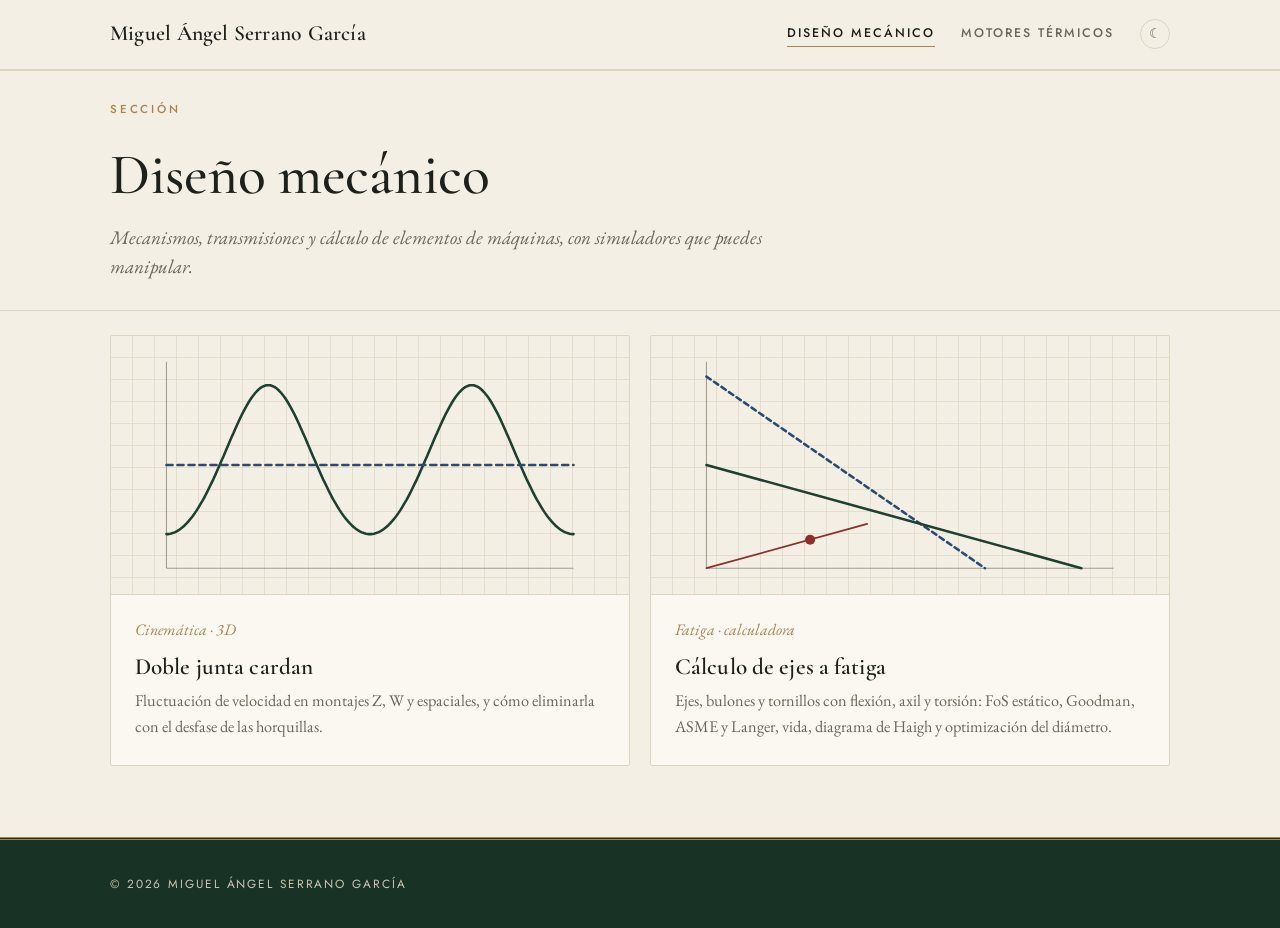
<file: diseno-mecanico/index.html>
<!doctype html>
<html lang="es">
<head>
  <meta charset="utf-8">
  <meta name="viewport" content="width=device-width, initial-scale=1">
  <title>Diseño mecánico · Miguel Ángel Serrano García</title>
  <meta name="description" content="Simuladores y calculadoras interactivas de diseño mecánico: cinemática de transmisiones y cálculo de ejes a fatiga.">
  <link rel="icon" href="/assets/favicon.svg" type="image/svg+xml">
  <link rel="stylesheet" href="../assets/style.css">
  <script src="../assets/theme.js"></script>
  <script src="../assets/motion.js"></script>
</head>
<body>
  <a class="skip" href="#main">Saltar al contenido</a>
  <header class="site">
    <div class="wrap">
      <a class="brand" href="../">Miguel Ángel Serrano García</a>
      <nav>
        <a href="./" aria-current="page">Diseño mecánico</a>
        <a href="../motores-termicos/">Motores térmicos</a>
      </nav>
    </div>
  </header>

    <div class="page-head">
    <div class="wrap">
      <p class="eyebrow">Sección</p>
      <h1>Diseño mecánico</h1>
      <p class="lead">Mecanismos, transmisiones y cálculo de elementos de máquinas, con simuladores que puedes manipular.</p>
    </div>
  </div>

<main class="wrap" id="main">

    <div class="projects">
      <a class="card proj" href="junta-cardan/" data-reveal>
        <figure class="thumb-wrap"><svg class="thumb" viewBox="0 0 320 180" role="img" aria-label="Relación de velocidades de una junta cardan simple frente a una doble homocinética" preserveAspectRatio="xMidYMid meet"><line class="t-axis" x1="18" y1="162" x2="302" y2="162"/><line class="t-axis" x1="18" y1="18" x2="18" y2="162"/><path class="t-curve c1" pathLength="1" d="M18.0,138.2 L19.4,138.2 L20.8,137.9 L22.3,137.5 L23.7,137.0 L25.1,136.3 L26.5,135.5 L27.9,134.5 L29.4,133.3 L30.8,132.0 L32.2,130.6 L33.6,129.0 L35.0,127.3 L36.5,125.4 L37.9,123.4 L39.3,121.3 L40.7,119.0 L42.1,116.6 L43.6,114.1 L45.0,111.5 L46.4,108.8 L47.8,105.9 L49.2,103.0 L50.7,100.0 L52.1,96.9 L53.5,93.7 L54.9,90.5 L56.3,87.2 L57.8,83.9 L59.2,80.6 L60.6,77.2 L62.0,73.9 L63.4,70.6 L64.9,67.4 L66.3,64.2 L67.7,61.0 L69.1,58.0 L70.5,55.1 L72.0,52.3 L73.4,49.6 L74.8,47.1 L76.2,44.8 L77.6,42.7 L79.1,40.8 L80.5,39.1 L81.9,37.7 L83.3,36.5 L84.7,35.5 L86.2,34.9 L87.6,34.4 L89.0,34.3 L90.4,34.4 L91.8,34.9 L93.3,35.5 L94.7,36.5 L96.1,37.7 L97.5,39.1 L98.9,40.8 L100.4,42.7 L101.8,44.8 L103.2,47.1 L104.6,49.6 L106.0,52.3 L107.5,55.1 L108.9,58.0 L110.3,61.0 L111.7,64.2 L113.1,67.4 L114.6,70.6 L116.0,73.9 L117.4,77.2 L118.8,80.6 L120.2,83.9 L121.7,87.2 L123.1,90.5 L124.5,93.7 L125.9,96.9 L127.3,100.0 L128.8,103.0 L130.2,105.9 L131.6,108.8 L133.0,111.5 L134.4,114.1 L135.9,116.6 L137.3,119.0 L138.7,121.3 L140.1,123.4 L141.5,125.4 L143.0,127.3 L144.4,129.0 L145.8,130.6 L147.2,132.0 L148.6,133.3 L150.1,134.5 L151.5,135.5 L152.9,136.3 L154.3,137.0 L155.7,137.5 L157.2,137.9 L158.6,138.2 L160.0,138.2 L161.4,138.2 L162.8,137.9 L164.3,137.5 L165.7,137.0 L167.1,136.3 L168.5,135.5 L169.9,134.5 L171.4,133.3 L172.8,132.0 L174.2,130.6 L175.6,129.0 L177.0,127.3 L178.5,125.4 L179.9,123.4 L181.3,121.3 L182.7,119.0 L184.1,116.6 L185.6,114.1 L187.0,111.5 L188.4,108.8 L189.8,105.9 L191.2,103.0 L192.7,100.0 L194.1,96.9 L195.5,93.7 L196.9,90.5 L198.3,87.2 L199.8,83.9 L201.2,80.6 L202.6,77.2 L204.0,73.9 L205.4,70.6 L206.9,67.4 L208.3,64.2 L209.7,61.0 L211.1,58.0 L212.5,55.1 L214.0,52.3 L215.4,49.6 L216.8,47.1 L218.2,44.8 L219.6,42.7 L221.1,40.8 L222.5,39.1 L223.9,37.7 L225.3,36.5 L226.7,35.5 L228.2,34.9 L229.6,34.4 L231.0,34.3 L232.4,34.4 L233.8,34.9 L235.3,35.5 L236.7,36.5 L238.1,37.7 L239.5,39.1 L240.9,40.8 L242.4,42.7 L243.8,44.8 L245.2,47.1 L246.6,49.6 L248.0,52.3 L249.5,55.1 L250.9,58.0 L252.3,61.0 L253.7,64.2 L255.1,67.4 L256.6,70.6 L258.0,73.9 L259.4,77.2 L260.8,80.6 L262.2,83.9 L263.7,87.2 L265.1,90.5 L266.5,93.7 L267.9,96.9 L269.3,100.0 L270.8,103.0 L272.2,105.9 L273.6,108.8 L275.0,111.5 L276.4,114.1 L277.9,116.6 L279.3,119.0 L280.7,121.3 L282.1,123.4 L283.5,125.4 L285.0,127.3 L286.4,129.0 L287.8,130.6 L289.2,132.0 L290.6,133.3 L292.1,134.5 L293.5,135.5 L294.9,136.3 L296.3,137.0 L297.7,137.5 L299.2,137.9 L300.6,138.2 L302.0,138.2"/><path class="t-curve c2 dash" pathLength="1" d="M18.0,90.0 L19.4,90.0 L20.8,90.0 L22.3,90.0 L23.7,90.0 L25.1,90.0 L26.5,90.0 L27.9,90.0 L29.4,90.0 L30.8,90.0 L32.2,90.0 L33.6,90.0 L35.0,90.0 L36.5,90.0 L37.9,90.0 L39.3,90.0 L40.7,90.0 L42.1,90.0 L43.6,90.0 L45.0,90.0 L46.4,90.0 L47.8,90.0 L49.2,90.0 L50.7,90.0 L52.1,90.0 L53.5,90.0 L54.9,90.0 L56.3,90.0 L57.8,90.0 L59.2,90.0 L60.6,90.0 L62.0,90.0 L63.4,90.0 L64.9,90.0 L66.3,90.0 L67.7,90.0 L69.1,90.0 L70.5,90.0 L72.0,90.0 L73.4,90.0 L74.8,90.0 L76.2,90.0 L77.6,90.0 L79.1,90.0 L80.5,90.0 L81.9,90.0 L83.3,90.0 L84.7,90.0 L86.2,90.0 L87.6,90.0 L89.0,90.0 L90.4,90.0 L91.8,90.0 L93.3,90.0 L94.7,90.0 L96.1,90.0 L97.5,90.0 L98.9,90.0 L100.4,90.0 L101.8,90.0 L103.2,90.0 L104.6,90.0 L106.0,90.0 L107.5,90.0 L108.9,90.0 L110.3,90.0 L111.7,90.0 L113.1,90.0 L114.6,90.0 L116.0,90.0 L117.4,90.0 L118.8,90.0 L120.2,90.0 L121.7,90.0 L123.1,90.0 L124.5,90.0 L125.9,90.0 L127.3,90.0 L128.8,90.0 L130.2,90.0 L131.6,90.0 L133.0,90.0 L134.4,90.0 L135.9,90.0 L137.3,90.0 L138.7,90.0 L140.1,90.0 L141.5,90.0 L143.0,90.0 L144.4,90.0 L145.8,90.0 L147.2,90.0 L148.6,90.0 L150.1,90.0 L151.5,90.0 L152.9,90.0 L154.3,90.0 L155.7,90.0 L157.2,90.0 L158.6,90.0 L160.0,90.0 L161.4,90.0 L162.8,90.0 L164.3,90.0 L165.7,90.0 L167.1,90.0 L168.5,90.0 L169.9,90.0 L171.4,90.0 L172.8,90.0 L174.2,90.0 L175.6,90.0 L177.0,90.0 L178.5,90.0 L179.9,90.0 L181.3,90.0 L182.7,90.0 L184.1,90.0 L185.6,90.0 L187.0,90.0 L188.4,90.0 L189.8,90.0 L191.2,90.0 L192.7,90.0 L194.1,90.0 L195.5,90.0 L196.9,90.0 L198.3,90.0 L199.8,90.0 L201.2,90.0 L202.6,90.0 L204.0,90.0 L205.4,90.0 L206.9,90.0 L208.3,90.0 L209.7,90.0 L211.1,90.0 L212.5,90.0 L214.0,90.0 L215.4,90.0 L216.8,90.0 L218.2,90.0 L219.6,90.0 L221.1,90.0 L222.5,90.0 L223.9,90.0 L225.3,90.0 L226.7,90.0 L228.2,90.0 L229.6,90.0 L231.0,90.0 L232.4,90.0 L233.8,90.0 L235.3,90.0 L236.7,90.0 L238.1,90.0 L239.5,90.0 L240.9,90.0 L242.4,90.0 L243.8,90.0 L245.2,90.0 L246.6,90.0 L248.0,90.0 L249.5,90.0 L250.9,90.0 L252.3,90.0 L253.7,90.0 L255.1,90.0 L256.6,90.0 L258.0,90.0 L259.4,90.0 L260.8,90.0 L262.2,90.0 L263.7,90.0 L265.1,90.0 L266.5,90.0 L267.9,90.0 L269.3,90.0 L270.8,90.0 L272.2,90.0 L273.6,90.0 L275.0,90.0 L276.4,90.0 L277.9,90.0 L279.3,90.0 L280.7,90.0 L282.1,90.0 L283.5,90.0 L285.0,90.0 L286.4,90.0 L287.8,90.0 L289.2,90.0 L290.6,90.0 L292.1,90.0 L293.5,90.0 L294.9,90.0 L296.3,90.0 L297.7,90.0 L299.2,90.0 L300.6,90.0 L302.0,90.0"/></svg></figure>
        <div class="proj-body">
          <span class="tag">Cinemática · 3D</span>
          <h3 class="vt-cardan">Doble junta cardan</h3>
          <p>Fluctuación de velocidad en montajes Z, W y espaciales, y cómo eliminarla con el desfase de las horquillas.</p>
        </div>
      </a>
      <a class="card proj" href="calculo-ejes/" data-reveal>
        <figure class="thumb-wrap"><svg class="thumb" viewBox="0 0 320 180" role="img" aria-label="Diagrama de Goodman con la recta de carga" preserveAspectRatio="xMidYMid meet"><line class="t-axis" x1="18" y1="162" x2="302" y2="162"/><line class="t-axis" x1="18" y1="18" x2="18" y2="162"/><path class="t-curve c2 dash" pathLength="1" d="M18.0,28.3 L212.3,162.0"/><path class="t-curve c1" pathLength="1" d="M18.0,90.0 L279.6,162.0"/><path class="t-curve c3 thin" pathLength="1" d="M18.0,162.0 L130.1,131.1"/><circle class="t-dot" cx="90.3" cy="142.1" r="3.5"/></svg></figure>
        <div class="proj-body">
          <span class="tag">Fatiga · calculadora</span>
          <h3 class="vt-ejes">Cálculo de ejes a fatiga</h3>
          <p>Ejes, bulones y tornillos con flexión, axil y torsión: FoS estático, Goodman, ASME y Langer, vida, diagrama de Haigh y optimización del diámetro.</p>
        </div>
      </a>
    </div>
  </main>

  <footer class="site"><div class="wrap">© 2026 Miguel Ángel Serrano García</div></footer>
</body>
</html>
</file>
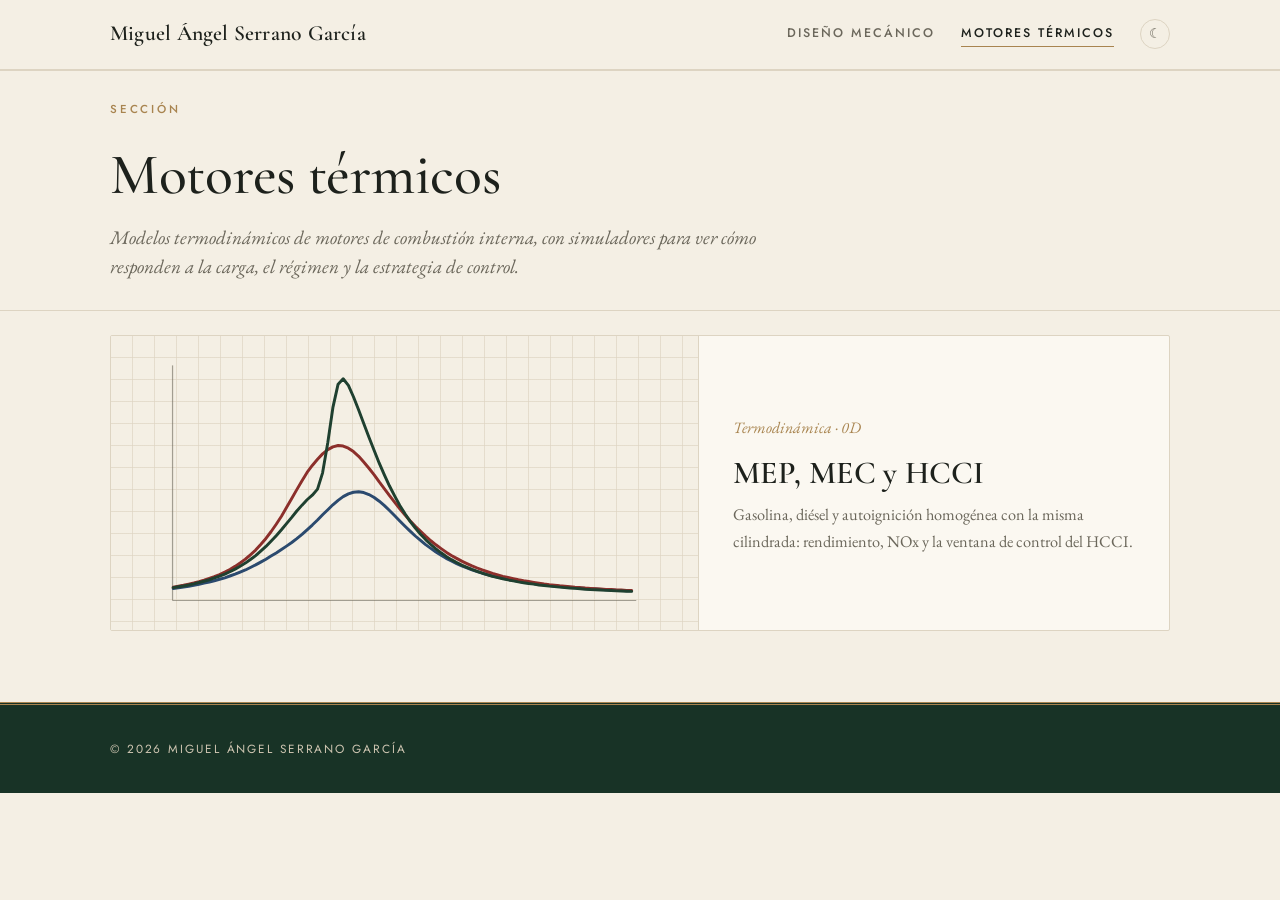
<file: motores-termicos/index.html>
<!doctype html>
<html lang="es">
<head>
  <meta charset="utf-8">
  <meta name="viewport" content="width=device-width, initial-scale=1">
  <title>Motores térmicos · Miguel Ángel Serrano García</title>
  <meta name="description" content="Simuladores interactivos de motores de combustión interna: ciclos termodinámicos, combustión y control.">
  <link rel="icon" href="/assets/favicon.svg" type="image/svg+xml">
  <link rel="stylesheet" href="../assets/style.css">
  <script src="../assets/theme.js"></script>
  <script src="../assets/motion.js"></script>
</head>
<body>
  <a class="skip" href="#main">Saltar al contenido</a>
  <header class="site">
    <div class="wrap">
      <a class="brand" href="../">Miguel Ángel Serrano García</a>
      <nav>
        <a href="../diseno-mecanico/">Diseño mecánico</a>
        <a href="./" aria-current="page">Motores térmicos</a>
      </nav>
    </div>
  </header>

    <div class="page-head">
    <div class="wrap">
      <p class="eyebrow">Sección</p>
      <h1>Motores térmicos</h1>
      <p class="lead">Modelos termodinámicos de motores de combustión interna, con simuladores para ver cómo responden a la carga, el régimen y la estrategia de control.</p>
    </div>
  </div>

<main class="wrap" id="main">

    <div class="projects">
      <a class="card proj feature" href="comparativa-mep-mec-hcci/" data-reveal>
        <figure class="thumb-wrap"><svg class="thumb" viewBox="0 0 320 180" role="img" aria-label="Presión en cámara frente a ángulo de cigüeñal para MEP, MEC y HCCI" preserveAspectRatio="xMidYMid meet"><line class="t-axis" x1="18" y1="162" x2="302" y2="162"/><line class="t-axis" x1="18" y1="18" x2="18" y2="162"/><path class="t-curve c2" pathLength="1" d="M18.4,154.7 L21.6,154.3 L24.7,153.8 L27.9,153.3 L31.0,152.7 L34.2,152.1 L37.3,151.4 L40.5,150.7 L43.6,149.9 L46.8,149.0 L50.0,148.1 L53.1,147.0 L56.3,145.9 L59.4,144.6 L62.6,143.3 L65.7,141.8 L68.9,140.2 L72.0,138.5 L75.2,136.7 L78.3,134.8 L81.5,132.9 L84.7,130.8 L87.8,128.7 L91.0,126.5 L94.1,124.1 L97.3,121.5 L100.4,118.7 L103.6,115.8 L106.8,112.7 L109.9,109.5 L113.1,106.4 L116.2,103.4 L119.4,100.7 L122.5,98.4 L125.7,96.7 L128.8,95.7 L132.0,95.4 L135.1,95.9 L138.3,97.1 L141.5,98.9 L144.6,101.2 L147.8,103.9 L150.9,106.9 L154.1,110.1 L157.2,113.3 L160.4,116.5 L163.5,119.5 L166.7,122.5 L169.9,125.2 L173.0,127.8 L176.2,130.1 L179.3,132.3 L182.5,134.3 L185.6,136.2 L188.8,137.8 L192.0,139.4 L195.1,140.8 L198.3,142.0 L201.4,143.2 L204.6,144.3 L207.7,145.3 L210.9,146.2 L214.0,147.0 L217.2,147.7 L220.3,148.4 L223.5,149.1 L226.7,149.7 L229.8,150.2 L233.0,150.8 L236.1,151.2 L239.3,151.7 L242.4,152.1 L245.6,152.4 L248.8,152.8 L251.9,153.1 L255.1,153.4 L258.2,153.7 L261.4,154.0 L264.5,154.2 L267.7,154.4 L270.8,154.7 L274.0,154.9 L277.1,155.0 L280.3,155.2 L283.5,155.4 L286.6,155.5 L289.8,155.7 L292.9,155.8 L296.1,156.0 L299.2,156.1"/><path class="t-curve c3" pathLength="1" d="M18.4,153.9 L21.6,153.3 L24.7,152.7 L27.9,152.0 L31.0,151.3 L34.2,150.5 L37.3,149.6 L40.5,148.5 L43.6,147.4 L46.8,146.1 L50.0,144.6 L53.1,143.0 L56.3,141.1 L59.4,139.0 L62.6,136.7 L65.7,134.0 L68.9,131.1 L72.0,127.7 L75.2,124.0 L78.3,119.9 L81.5,115.3 L84.7,110.4 L87.8,105.1 L91.0,99.6 L94.1,94.1 L97.3,88.6 L100.4,83.6 L103.6,79.3 L106.8,75.5 L109.9,72.2 L113.1,69.6 L116.2,67.9 L119.4,67.1 L122.5,67.4 L125.7,68.7 L128.8,70.8 L132.0,73.7 L135.1,77.2 L138.3,81.0 L141.5,85.1 L144.6,89.4 L147.8,93.6 L150.9,97.8 L154.1,101.9 L157.2,105.9 L160.4,109.6 L163.5,113.2 L166.7,116.6 L169.9,119.7 L173.0,122.6 L176.2,125.4 L179.3,127.9 L182.5,130.2 L185.6,132.4 L188.8,134.4 L192.0,136.2 L195.1,137.9 L198.3,139.4 L201.4,140.8 L204.6,142.1 L207.7,143.3 L210.9,144.4 L214.0,145.4 L217.2,146.3 L220.3,147.2 L223.5,147.9 L226.7,148.6 L229.8,149.3 L233.0,149.9 L236.1,150.4 L239.3,150.9 L242.4,151.4 L245.6,151.9 L248.8,152.3 L251.9,152.6 L255.1,153.0 L258.2,153.3 L261.4,153.6 L264.5,153.9 L267.7,154.1 L270.8,154.4 L274.0,154.6 L277.1,154.8 L280.3,155.0 L283.5,155.2 L286.6,155.3 L289.8,155.5 L292.9,155.6 L296.1,155.8 L299.2,155.9"/><path class="t-curve c1" pathLength="1" d="M18.4,154.1 L21.6,153.6 L24.7,153.1 L27.9,152.5 L31.0,151.8 L34.2,151.0 L37.3,150.2 L40.5,149.3 L43.6,148.2 L46.8,147.1 L50.0,145.8 L53.1,144.4 L56.3,142.8 L59.4,141.0 L62.6,139.1 L65.7,136.9 L68.9,134.5 L72.0,131.8 L75.2,128.9 L78.3,125.7 L81.5,122.3 L84.7,118.7 L87.8,114.9 L91.0,111.1 L94.1,107.2 L97.3,103.6 L100.4,100.3 L103.6,97.5 L106.8,93.8 L109.9,83.8 L113.1,65.2 L116.2,43.9 L119.4,29.5 L122.5,26.2 L125.7,30.2 L128.8,37.2 L132.0,45.3 L135.1,53.6 L138.3,62.0 L141.5,70.1 L144.6,77.9 L147.8,85.2 L150.9,91.9 L154.1,98.1 L157.2,103.8 L160.4,108.9 L163.5,113.5 L166.7,117.6 L169.9,121.4 L173.0,124.7 L176.2,127.7 L179.3,130.4 L182.5,132.8 L185.6,135.0 L188.8,137.0 L192.0,138.7 L195.1,140.3 L198.3,141.7 L201.4,143.0 L204.6,144.2 L207.7,145.3 L210.9,146.3 L214.0,147.2 L217.2,148.0 L220.3,148.7 L223.5,149.4 L226.7,150.0 L229.8,150.6 L233.0,151.1 L236.1,151.6 L239.3,152.0 L242.4,152.5 L245.6,152.8 L248.8,153.2 L251.9,153.5 L255.1,153.8 L258.2,154.1 L261.4,154.4 L264.5,154.6 L267.7,154.8 L270.8,155.1 L274.0,155.3 L277.1,155.4 L280.3,155.6 L283.5,155.8 L286.6,155.9 L289.8,156.1 L292.9,156.2 L296.1,156.3 L299.2,156.4"/></svg></figure>
        <div class="proj-body">
          <span class="tag">Termodinámica · 0D</span>
          <h3 class="vt-hcci">MEP, MEC y HCCI</h3>
          <p>Gasolina, diésel y autoignición homogénea con la misma cilindrada: rendimiento, NOx y la ventana de control del HCCI.</p>
        </div>
      </a>
    </div>
  </main>

  <footer class="site"><div class="wrap">© 2026 Miguel Ángel Serrano García</div></footer>
</body>
</html>
</file>
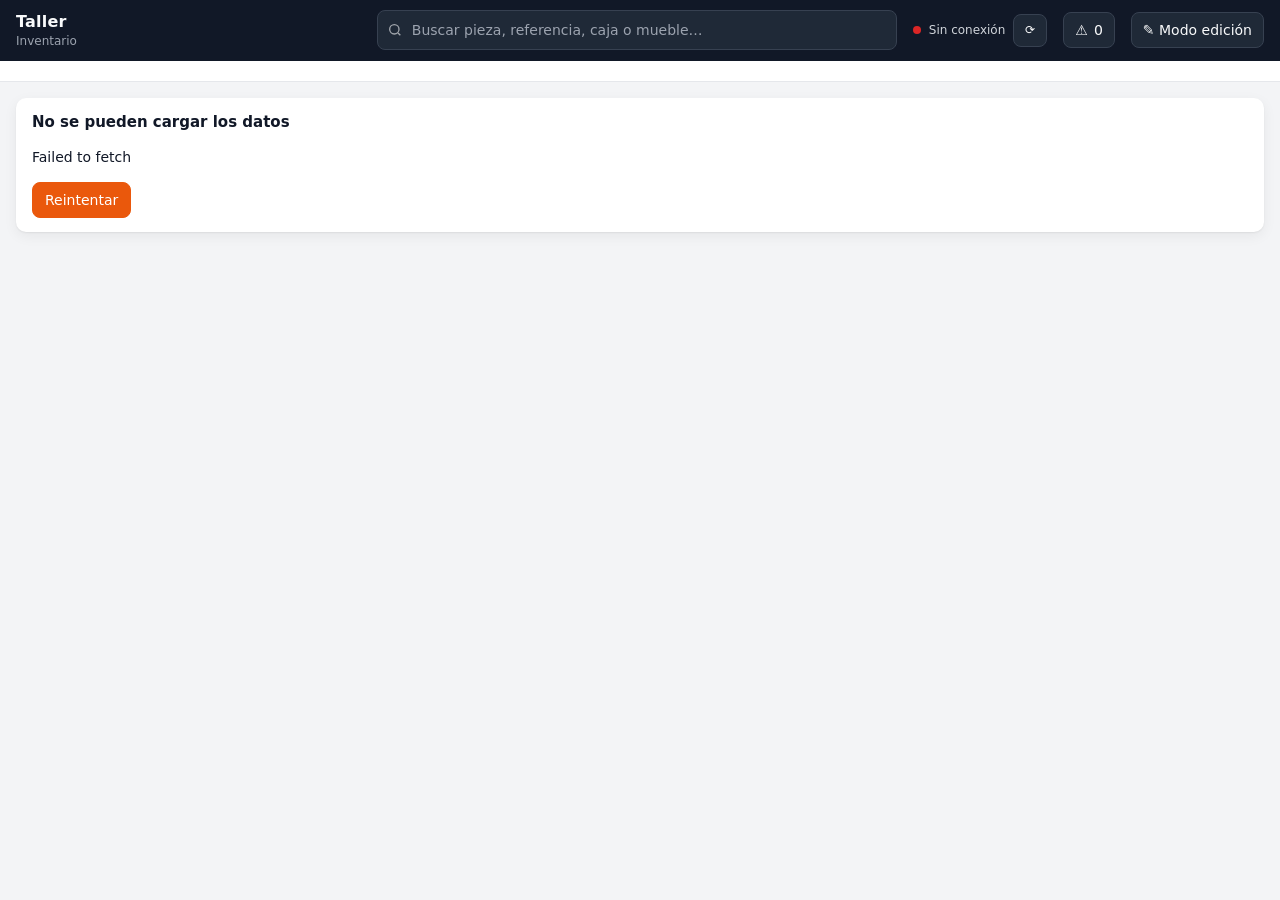
<file: motostudent-petrol/taller/index.html>
<!doctype html>
<html lang="es">
<head>
<meta charset="utf-8">
<meta name="robots" content="noindex">
<meta name="viewport" content="width=device-width, initial-scale=1">
<title>Taller · Inventario</title>
<style>
:root{
  --bg:#f3f4f6; --panel:#ffffff; --ink:#111827; --ink2:#4b5563; --ink3:#9ca3af; --line:#e5e7eb;
  --accent:#ea580c; --accent-ink:#fff; --ok:#16a34a; --warn:#d97706; --err:#dc2626; --info:#2563eb;
  --cell:38px; --radius:10px; --shadow:0 1px 2px rgba(0,0,0,.06),0 4px 14px rgba(0,0,0,.06);
}
*{box-sizing:border-box}
html,body{margin:0;height:100%}
body{background:var(--bg);color:var(--ink);font:14px/1.45 system-ui,-apple-system,"Segoe UI",Roboto,sans-serif;-webkit-font-smoothing:antialiased}
button{font:inherit;cursor:pointer}
input,select,textarea{font:inherit;color:inherit}
.hidden{display:none!important}

/* Cabecera */
header{position:sticky;top:0;z-index:30;background:#111827;color:#f9fafb;padding:10px 16px;display:flex;flex-wrap:wrap;gap:10px 16px;align-items:center}
.brand{display:flex;flex-direction:column;min-width:0;margin-right:auto}
.brand b{font-size:16px;letter-spacing:.2px}
.brand span{font-size:12px;color:#9ca3af}
.search{position:relative;flex:1 1 280px;max-width:520px}
.search input{width:100%;padding:9px 12px 9px 34px;border-radius:8px;border:1px solid #374151;background:#1f2937;color:#f9fafb}
.search input::placeholder{color:#9ca3af}
.search svg{position:absolute;left:10px;top:50%;transform:translateY(-50%);opacity:.6}
.results{position:absolute;left:0;right:0;top:calc(100% + 6px);background:var(--panel);color:var(--ink);border-radius:var(--radius);box-shadow:0 12px 32px rgba(0,0,0,.25);max-height:65vh;overflow:auto;z-index:40}
.results .r{display:block;width:100%;text-align:left;border:0;background:none;padding:9px 12px;border-bottom:1px solid var(--line)}
.results .r:hover,.results .r.act{background:#fff7ed}
.results .r small{display:block;color:var(--ink2)}
.results .empty{padding:12px;color:var(--ink2)}
.sync{display:flex;align-items:center;gap:8px;font-size:12px;color:#d1d5db}
.dot{width:8px;height:8px;border-radius:50%;background:var(--ok);flex:none}
.dot.busy{background:var(--info);animation:pulse 1s infinite}
.dot.err{background:var(--err)}
@keyframes pulse{50%{opacity:.3}}
.hbtn{border:1px solid #374151;background:#1f2937;color:#f9fafb;border-radius:8px;padding:7px 11px;display:inline-flex;gap:6px;align-items:center}
.hbtn:hover{background:#374151}
.hbtn.on{background:var(--accent);border-color:var(--accent)}

/* Barras */
.bar{display:flex;flex-wrap:wrap;gap:8px;align-items:center;padding:10px 16px;background:var(--panel);border-bottom:1px solid var(--line)}
.tabs{display:flex;gap:6px;flex-wrap:wrap}
.tab{border:1px solid var(--line);background:#fff;border-radius:999px;padding:6px 12px}
.tab.act{background:#111827;color:#fff;border-color:#111827}
.crumbs{display:flex;flex-wrap:wrap;gap:4px;align-items:center;font-size:13px;color:var(--ink2)}
.crumbs button{border:0;background:none;color:var(--info);padding:2px 4px;border-radius:4px}
.crumbs button:hover{background:#eff6ff}
.crumbs .sep{color:var(--ink3)}
.spacer{flex:1}
.btn{border:1px solid var(--line);background:#fff;border-radius:8px;padding:7px 12px;display:inline-flex;align-items:center;gap:6px}
.btn:hover{background:#f9fafb}
.btn.pri{background:var(--accent);border-color:var(--accent);color:var(--accent-ink)}
.btn.pri:hover{filter:brightness(.95)}
.btn.dan{color:var(--err);border-color:#fecaca}
.btn:disabled{opacity:.45;cursor:not-allowed}
.btn.sm{padding:4px 8px;font-size:12px}
.banner{margin:10px 16px 0;padding:10px 12px;border-radius:8px;font-size:13px}
.banner.err{background:#fef2f2;color:#991b1b;border:1px solid #fecaca}
.banner.warn{background:#fffbeb;color:#92400e;border:1px solid #fde68a}
.banner.info{background:#eff6ff;color:#1e40af;border:1px solid #bfdbfe}

/* Admin */
.adminbar{position:sticky;top:0;z-index:25;background:#fff7ed;border-bottom:2px solid var(--accent);padding:8px 16px;display:flex;flex-wrap:wrap;gap:8px;align-items:center}
.adminbar b{color:#9a3412}
.pill{display:inline-block;padding:2px 8px;border-radius:999px;background:#fed7aa;color:#7c2d12;font-size:12px}

main{padding:16px}
.layout{display:flex;gap:16px;align-items:flex-start}
.layout>.grow{flex:1;min-width:0}

/* Plano */
.planwrap{background:var(--panel);border-radius:var(--radius);box-shadow:var(--shadow);overflow:auto;max-height:calc(100vh - 210px);touch-action:pan-x pan-y;position:relative}
.plan{position:relative;display:grid;gap:2px;padding:12px;width:max-content;
  background-image:linear-gradient(var(--line) 1px,transparent 1px),linear-gradient(90deg,var(--line) 1px,transparent 1px);
  background-size:calc(var(--cell) + 2px) calc(var(--cell) + 2px);background-position:11px 11px}
.el{position:relative;border-radius:6px;border:1px solid rgba(0,0,0,.18);display:flex;flex-direction:column;align-items:center;justify-content:center;text-align:center;padding:2px 4px;overflow:hidden;user-select:none;transition:box-shadow .15s,transform .15s}
.el .lb{font-weight:700;font-size:12px;line-height:1.1;word-break:break-word}
.el .nm{font-size:10px;opacity:.8;line-height:1.1;margin-top:2px;max-width:100%;overflow:hidden;text-overflow:ellipsis;white-space:nowrap}
.el .ct{position:absolute;top:2px;right:3px;font-size:9px;font-weight:700;background:rgba(255,255,255,.85);color:#111;border-radius:999px;padding:0 5px}
.el.vert .lb{writing-mode:vertical-rl;transform:rotate(180deg);word-break:normal}
.el.vert .nm{display:none}
.el.click{cursor:pointer}
.el.click:hover{box-shadow:0 0 0 3px rgba(234,88,12,.45);z-index:2}
.el.puerta{border-style:dashed}
.el.hit{box-shadow:0 0 0 3px #facc15,0 0 16px #facc15;z-index:3}
.el.dim{opacity:.35}
.el.sel{box-shadow:0 0 0 3px var(--accent);z-index:4}
.el.edit{cursor:move}
.el .rs{position:absolute;right:0;bottom:0;width:14px;height:14px;cursor:nwse-resize;background:linear-gradient(135deg,transparent 50%,rgba(0,0,0,.45) 50%)}
.el.oculto{opacity:.4;outline:2px dashed #9ca3af}
.zoom{display:flex;gap:4px}
.legend{display:flex;flex-wrap:wrap;gap:6px 12px;font-size:12px;color:var(--ink2);margin-top:10px}
.legend i{display:inline-block;width:12px;height:12px;border-radius:3px;vertical-align:-2px;margin-right:4px;border:1px solid rgba(0,0,0,.15)}

/* Paneles */
.card{background:var(--panel);border-radius:var(--radius);box-shadow:var(--shadow);padding:14px 16px;margin-bottom:14px}
.card h2{margin:0 0 4px;font-size:20px}
.card h3{margin:0 0 8px;font-size:15px}
.meta{display:flex;flex-wrap:wrap;gap:6px 14px;color:var(--ink2);font-size:13px}
.meta b{color:var(--ink)}
.side{width:320px;flex:none;position:sticky;top:120px}
.kv{display:grid;grid-template-columns:110px 1fr;gap:6px 8px;align-items:center}
.kv label{font-size:12px;color:var(--ink2)}
.kv input,.kv select,.kv textarea{width:100%;padding:6px 8px;border:1px solid var(--line);border-radius:6px;background:#fff}
.kv input[type=color]{padding:2px;height:32px}
.row{display:flex;gap:6px;flex-wrap:wrap;margin-top:10px}

/* Mueble: estructura */
.estructura{display:flex;flex-wrap:wrap;gap:12px;align-items:flex-start}
.seccion{flex:1 1 260px;min-width:240px;border:1px solid var(--line);border-radius:var(--radius);background:#fafafa}
.seccion>.tt{display:flex;align-items:center;gap:8px;padding:8px 10px;border-bottom:1px solid var(--line);font-weight:600}
.seccion>.bd{padding:8px}
.estante{border:2px solid #6b7280;border-radius:8px;background:#fff;overflow:hidden;width:100%}
.balda{display:flex;gap:8px;align-items:stretch;border-bottom:4px solid #9ca3af;min-height:58px;padding:6px 8px;background:linear-gradient(#fff,#f9fafb)}
.balda:last-child{border-bottom:0}
.balda.hit{background:#fef9c3}
.balda .bn{flex:none;width:92px;display:flex;flex-direction:column;justify-content:center;border:0;background:none;text-align:left;padding:0;color:var(--ink)}
.balda .bn b{font-size:13px}
.balda .bn small{color:var(--ink3);font-size:11px}
.balda .bc{flex:1;display:flex;flex-wrap:wrap;gap:6px;align-items:center}
.caja{border:1px solid #d6a96b;background:#fdf3e3;border-radius:6px;padding:5px 8px;text-align:left;min-width:110px;max-width:220px}
.caja:hover{background:#fbe6c2}
.caja b{display:block;font-size:12px}
.caja small{color:#92400e;font-size:11px}
.caja.hit{outline:3px solid #facc15}
.sueltos{border:1px dashed #9ca3af;background:#fff;border-radius:6px;padding:5px 8px;font-size:12px;color:var(--ink2)}
.sueltos:hover{background:#f3f4f6}
.vacia{color:var(--ink3);font-style:italic;font-size:12px}

/* Tabla de artículos */
.tablewrap{overflow:auto}
table{border-collapse:collapse;width:100%;font-size:13px}
th,td{padding:7px 8px;border-bottom:1px solid var(--line);text-align:left;vertical-align:top}
th{font-size:11px;text-transform:uppercase;letter-spacing:.4px;color:var(--ink2);background:#f9fafb;position:sticky;top:0}
td.q{font-variant-numeric:tabular-nums;white-space:nowrap;font-weight:600}
td .na{color:var(--ink3);font-weight:400;font-style:italic}
td .tx{color:var(--warn);font-weight:500}
tr.hit td{background:#fef9c3;animation:flash 1.6s ease 2}
@keyframes flash{50%{background:#fde047}}
td input,td select{width:100%;min-width:70px;padding:4px 6px;border:1px solid var(--line);border-radius:5px}
td input[data-f=nombre]{min-width:220px}
.thumb{width:48px;height:48px;object-fit:cover;border-radius:6px;border:1px solid var(--line);cursor:zoom-in;background:#f3f4f6;display:block}
.thumb.sm{width:36px;height:36px;float:left;margin-right:8px}
td.foto{width:60px}
.fotoed{display:flex;flex-direction:column;gap:4px;align-items:flex-start;min-width:96px}
.fotoed label{cursor:pointer}
.lightbox{position:fixed;inset:0;background:rgba(0,0,0,.85);z-index:80;display:flex;align-items:center;justify-content:center;padding:16px;cursor:zoom-out}
.lightbox img{max-width:100%;max-height:85vh;border-radius:8px;background:#fff}
.lightbox p{position:absolute;bottom:12px;left:0;right:0;text-align:center;color:#fff;margin:0}td input[data-f=observaciones],td input[data-f=descripcion]{min-width:160px}td select[data-f=ubicacion_id]{min-width:180px}
.low{color:var(--err);font-size:11px;display:block}
.filtro{padding:6px 10px;border:1px solid var(--line);border-radius:8px;min-width:200px}

/* Modal */
.modal{position:fixed;inset:0;background:rgba(17,24,39,.55);z-index:60;display:flex;align-items:center;justify-content:center;padding:16px}
.modal .box{background:#fff;border-radius:14px;padding:20px;width:100%;max-width:380px;box-shadow:0 20px 50px rgba(0,0,0,.3)}
.modal .box.wide{max-width:640px;max-height:85vh;overflow:auto}
.modal h3{margin:0 0 6px}
.codigo{width:100%;font-size:28px;letter-spacing:10px;text-align:center;padding:10px;border:2px solid var(--line);border-radius:10px;margin:12px 0}
.codigo:focus{outline:none;border-color:var(--accent)}
.msg{font-size:13px;min-height:18px}
.msg.err{color:var(--err)}
.issue{display:flex;gap:8px;padding:6px 0;border-bottom:1px solid var(--line);font-size:13px}
.issue .g{flex:none;font-size:11px;font-weight:700;border-radius:4px;padding:1px 6px;height:fit-content}
.g.ERROR{background:#fee2e2;color:#991b1b}.g.AVISO{background:#fef3c7;color:#92400e}.g.INFO{background:#dbeafe;color:#1e40af}
.toast{position:fixed;bottom:16px;left:50%;transform:translateX(-50%);background:#111827;color:#fff;padding:10px 16px;border-radius:10px;z-index:70;box-shadow:var(--shadow);max-width:90vw}
.toast.err{background:var(--err)}
.loading{padding:60px;text-align:center;color:var(--ink2)}

@media (max-width:900px){
  .layout{flex-direction:column}
  .side{width:100%;position:static}
  main{padding:10px}
  :root{--cell:30px}
  .balda .bn{width:70px}
}
</style>
</head>
<body>
<header>
  <div class="brand"><b id="titulo">Taller</b><span id="subtitulo">Inventario</span></div>
  <div class="search">
    <svg width="16" height="16" viewBox="0 0 24 24" fill="none" stroke="currentColor" stroke-width="2"><circle cx="11" cy="11" r="7"/><path d="m20 20-3.5-3.5"/></svg>
    <input id="q" type="search" placeholder="Buscar pieza, referencia, caja o mueble…" autocomplete="off" aria-label="Buscar en todo el taller">
    <div id="results" class="results hidden" role="listbox"></div>
  </div>
  <div class="sync" title="Estado de la conexión con la hoja de cálculo">
    <span id="dot" class="dot busy"></span><span id="syncTxt">Conectando…</span>
    <button class="hbtn" id="btnSync" title="Actualizar ahora desde la hoja">⟳</button>
  </div>
  <button class="hbtn" id="btnIssues" title="Problemas detectados en los datos">⚠ <span id="nIssues">0</span></button>
  <button class="hbtn" id="btnAdmin">✎ Modo edición</button>
</header>
<div id="adminbar" class="adminbar hidden"></div>
<div id="banners"></div>
<div id="nav" class="bar"></div>
<main id="main"><div class="loading">Cargando inventario desde la hoja de cálculo…</div></main>
<div id="modal"></div>

<script>window.TALLER_API = 'https://script.google.com/macros/s/AKfycbzGeHWIkLfOFFu16WVpnof9QM2j3oiJaINURLd03QsYuvQ9nPX1tgSIr3-mW7pcVqk/exec';</script>
<script>
'use strict';
/* =====================================================================
   Conexión con el backend
   - Dentro de Apps Script se usa google.script.run.
   - Alojada en otro dominio (GitHub Pages) se llama a la URL /exec de
     Apps Script, definida en window.TALLER_API.
   - En el servidor de pruebas local se usa fetch('/rpc').
   ===================================================================== */
const API = {
  call(fn, ...args) {
    if (window.google && google.script && google.script.run) {
      return new Promise((res, rej) => google.script.run.withSuccessHandler(res).withFailureHandler(e => rej(e))[fn](...args));
    }
    if (window.TALLER_API) {
      const url = window.TALLER_API;
      const json = r => { if (!r.ok) throw new Error('HTTP ' + r.status); return r.json(); };
      if (fn === 'apiLeer') return fetch(url + '?api=leer&huella=' + encodeURIComponent(args[0] || ''), { cache: 'no-store' }).then(json);
      const cuerpo = fn === 'apiLogin' ? { accion: 'login', codigo: args[0] }
        : fn === 'apiGuardar' ? { accion: 'guardar', token: args[0], cambios: args[1] }
        : fn === 'apiSubirImagen' ? { accion: 'imagen', token: args[0], articuloId: args[1], version: args[2], nombre: args[3], datos: args[4] }
          : { accion: 'cerrar', token: args[0] };
      // text/plain evita la comprobación previa CORS que Apps Script no admite
      return fetch(url, { method: 'POST', headers: { 'Content-Type': 'text/plain;charset=utf-8' }, body: JSON.stringify(cuerpo) }).then(json);
    }
    return fetch('/rpc', { method: 'POST', headers: { 'Content-Type': 'application/json' }, body: JSON.stringify({ fn, args }) })
      .then(r => { if (!r.ok) throw new Error('HTTP ' + r.status); return r.json(); });
  }
};

const TIPOS_UBIC = ['mueble', 'equipo', 'zona', 'puerta', 'seccion', 'balda', 'cajon', 'caja'];
const TIPO_TXT = { mueble: 'Mueble', equipo: 'Equipo', zona: 'Zona', puerta: 'Puerta', seccion: 'Sección', balda: 'Balda', cajon: 'Cajón', caja: 'Caja' };
const TABLAS = { PLANTAS: 'planta_id', UBICACIONES: 'ubicacion_id', PLANO: 'elemento_id', INVENTARIO: 'articulo_id', CONFIG: 'clave' };
const EDITABLES = {
  PLANTAS: ['nombre', 'orden', 'filas', 'columnas', 'activo'],
  UBICACIONES: ['padre_id', 'planta_id', 'tipo', 'nombre', 'orden', 'descripcion', 'notas', 'activo'],
  PLANO: ['planta_id', 'ubicacion_id', 'etiqueta', 'tipo', 'fila', 'columna', 'ancho', 'alto', 'color', 'orden', 'visible'],
  INVENTARIO: ['ubicacion_id', 'nombre', 'cantidad', 'cantidad_texto', 'unidad', 'referencia', 'categoria', 'descripcion', 'observaciones', 'stock_minimo', 'imagen'],
  CONFIG: ['valor']
};

const S = {
  base: null,        // últimos datos leídos de la hoja
  remoto: null,      // datos nuevos llegados mientras hay un borrador
  borrador: null,    // copia editable (solo en modo edición)
  pila: [],          // deshacer
  huella: '', ultimaSync: null, errorSync: null, sincronizando: false,
  vista: { tipo: 'plano', planta: null, id: null, resaltar: null },
  token: null, tokenCaduca: null, sel: null, zoom: 1, filtroCajas: '', timer: null
};
const D = () => S.borrador || S.base;

/* ============================== utilidades ============================== */
const esc = v => String(v ?? '').replace(/[&<>"']/g, c => ({ '&': '&amp;', '<': '&lt;', '>': '&gt;', '"': '&quot;', "'": '&#39;' }[c]));
const norm = s => String(s ?? '').normalize('NFD').replace(/[̀-ͯ]/g, '').toLowerCase().trim();
const vacio = v => v === '' || v === null || v === undefined;
const verdadero = v => v === true || String(v).toUpperCase() === 'TRUE' || v === 1 || String(v).toUpperCase() === 'VERDADERO' || String(v).toUpperCase() === 'SI' || String(v).toUpperCase() === 'SÍ';
const num = v => (vacio(v) ? NaN : Number(String(v).replace(',', '.')));
const $ = s => document.querySelector(s);
const clone = o => JSON.parse(JSON.stringify(o));
const hora = d => d ? d.toLocaleTimeString('es-ES', { hour: '2-digit', minute: '2-digit', second: '2-digit' }) : '';
function contraste(hex) {
  const m = /^#?([0-9a-f]{6})$/i.exec(hex || ''); if (!m) return '#111827';
  const n = parseInt(m[1], 16), l = (0.299 * (n >> 16 & 255) + 0.587 * (n >> 8 & 255) + 0.114 * (n & 255)) / 255;
  return l > 0.55 ? '#111827' : '#ffffff';
}
function toast(t, err) {
  const d = document.createElement('div'); d.className = 'toast' + (err ? ' err' : ''); d.textContent = t;
  document.body.appendChild(d); setTimeout(() => d.remove(), err ? 6000 : 2600);
}
/** 'CAJA MOTOR 2' -> 'Caja motor 2'; respeta códigos como 'EME 10-P' o 'CNC'. Solo cambia textos escritos todo en mayúsculas. */
/* Diálogos propios (los confirm/prompt nativos pueden bloquearse dentro de Google) */
function formulario(titulo, campos, okTxt, texto) {
  return new Promise(res => {
    $('#modal').innerHTML = `<div class="modal"><form class="box" id="fdlg" autocomplete="off"><h3>${esc(titulo)}</h3>${texto ? `<p class="meta">${esc(texto)}</p>` : ''}
      ${campos.length ? `<div class="kv" style="margin-top:10px">${campos.map((c, i) => `<label for="dl${i}">${esc(c.label)}</label><input id="dl${i}" data-k="${esc(c.k)}" value="${esc(c.valor ?? '')}" ${c.tipo ? `type="${c.tipo}"` : ''}>`).join('')}</div>` : ''}
      <div class="row" style="justify-content:flex-end;margin-top:14px"><button type="button" class="btn" id="dlno">Cancelar</button><button class="btn ${okTxt && /borrar|descartar|salir/i.test(okTxt) ? 'dan' : 'pri'}" id="dlok">${esc(okTxt || 'Aceptar')}</button></div></form></div>`;
    const fin = v => { $('#modal').innerHTML = ''; res(v); };
    $('#dlno').onclick = () => fin(null);
    $('#fdlg').onsubmit = e => { e.preventDefault(); const o = {}; $('#fdlg').querySelectorAll('[data-k]').forEach(i => o[i.dataset.k] = i.value); fin(o); };
    const f = $('#fdlg').querySelector('input') || $('#dlok'); f.focus(); if (f.select) f.select();
  });
}
const preguntar = (titulo, okTxt, texto) => formulario(titulo, [], okTxt, texto).then(v => !!v);

function capital(s) {
  s = String(s || '');
  if (s !== s.toUpperCase() || !/[A-ZÁÉÍÓÚÑ]{4,}/.test(s)) return s;
  const t = s.split(' ').map(w => /^[A-ZÁÉÍÓÚÑ]{4,}$/.test(w) ? w.toLowerCase() : w).join(' ');
  return t.charAt(0).toUpperCase() + t.slice(1);
}

/* ============================== índices ============================== */
let IX = null;
function indexar() {
  const d = D(); if (!d) return;
  const ix = { u: {}, hijos: {}, items: {}, plantas: [], planoPorPlanta: {}, cfg: {}, total: {}, elPorUbic: {} };
  // Una fila sin identificador no puede contener nada ni ser padre de nada (sale en ⚠)
  const ubics = d.UBICACIONES.filter(u => String(u.ubicacion_id ?? '').trim() !== '');
  ubics.forEach(u => { ix.u[u.ubicacion_id] = u; });
  ubics.forEach(u => { const p = u.padre_id || ''; (ix.hijos[p] = ix.hijos[p] || []).push(u); });
  Object.values(ix.hijos).forEach(l => l.sort((a, b) => (num(a.orden) || 0) - (num(b.orden) || 0) || String(a.ubicacion_id).localeCompare(b.ubicacion_id)));
  d.INVENTARIO.forEach(a => { (ix.items[a.ubicacion_id] = ix.items[a.ubicacion_id] || []).push(a); });
  ix.plantas = d.PLANTAS.filter(p => p.activo === '' || verdadero(p.activo)).sort((a, b) => (num(a.orden) || 0) - (num(b.orden) || 0));
  d.PLANO.forEach(e => { (ix.planoPorPlanta[e.planta_id] = ix.planoPorPlanta[e.planta_id] || []).push(e); if (e.ubicacion_id) ix.elPorUbic[e.ubicacion_id] = e; });
  d.CONFIG.forEach(c => { ix.cfg[c.clave] = c.valor; });
  const total = id => {
    if (ix.total[id] !== undefined) return ix.total[id];
    ix.total[id] = 0; // evita bucles si hay ciclos
    let n = (ix.items[id] || []).length;
    (ix.hijos[id] || []).forEach(h => { n += total(h.ubicacion_id); });
    return (ix.total[id] = n);
  };
  d.UBICACIONES.forEach(u => total(u.ubicacion_id));
  IX = ix;
}
function ruta(id) {
  const out = []; const vistos = {};
  let u = IX.u[id];
  while (u && !vistos[u.ubicacion_id]) { vistos[u.ubicacion_id] = 1; out.unshift(u); u = u.padre_id ? IX.u[u.padre_id] : null; }
  return out;
}
function raiz(id) { const r = ruta(id); return r[0]; }
function plantaDe(id) { const r = raiz(id); return r ? r.planta_id : ''; }
function nombrePlanta(pid) { const p = D().PLANTAS.find(p => p.planta_id === pid); return p ? p.nombre : pid; }
function etiquetaUbic(u) { return u ? (u.tipo === 'mueble' || u.tipo === 'equipo' || u.tipo === 'zona' ? `${u.ubicacion_id} · ${capital(u.nombre)}` : capital(u.nombre)) : ''; }
function textoRuta(id) { return ruta(id).map(etiquetaUbic).join(' › '); }

/* ============================== validación ============================== */
function validar() {
  const d = D(), out = [];
  const add = (g, t, ir) => out.push({ g, t, ir });
  Object.entries(TABLAS).forEach(([tab, key]) => {
    const vistos = {};
    d[tab].forEach(r => {
      const id = String(r[key] ?? '').trim();
      if (!id) add('ERROR', `${tab}: hay una fila sin ${key} (fila ${r._fila || '?'})`);
      else if (vistos[id]) add('ERROR', `${tab}: identificador duplicado "${id}"`);
      vistos[id] = 1;
    });
  });
  const plantas = new Set(d.PLANTAS.map(p => p.planta_id));
  d.UBICACIONES.filter(u => IX.u[u.ubicacion_id] === u).forEach(u => {
    if (u.padre_id && !IX.u[u.padre_id]) add('ERROR', `Ubicación ${u.ubicacion_id}: su padre "${u.padre_id}" no existe`, u.ubicacion_id);
    if (!u.padre_id && !plantas.has(u.planta_id)) add('ERROR', `Mueble ${u.ubicacion_id}: planta "${u.planta_id || '(vacía)'}" no existe`, u.ubicacion_id);
    if (!TIPOS_UBIC.includes(u.tipo)) add('ERROR', `Ubicación ${u.ubicacion_id}: tipo "${u.tipo}" no válido`, u.ubicacion_id);
    if (!String(u.nombre || '').trim()) add('AVISO', `Ubicación ${u.ubicacion_id} sin nombre`, u.ubicacion_id);
    if (u.tipo === 'caja' && (!u.padre_id || !IX.u[u.padre_id])) add('ERROR', `Caja ${u.ubicacion_id} sin ubicación completa`, u.ubicacion_id);
    const r = ruta(u.ubicacion_id); if (r.length && r[0].padre_id) add('ERROR', `Ubicación ${u.ubicacion_id}: la cadena de padres forma un ciclo`, u.ubicacion_id);
  });
  d.INVENTARIO.forEach(a => {
    if (!String(a.nombre || '').trim()) add('ERROR', `Artículo ${a.articulo_id} sin nombre`, a.ubicacion_id);
    if (!IX.u[a.ubicacion_id]) add('ERROR', `Artículo ${a.articulo_id} (${a.nombre}): ubicación "${a.ubicacion_id}" no existe`);
    if (!vacio(a.cantidad) && (isNaN(num(a.cantidad)) || num(a.cantidad) < 0)) add('ERROR', `Artículo ${a.articulo_id}: cantidad no válida "${a.cantidad}"`, a.ubicacion_id);
    if (vacio(a.cantidad) && a.cantidad_texto) add('INFO', `${a.nombre}: cantidad sin número ("${a.cantidad_texto}")`, a.ubicacion_id);
    if (!vacio(a.stock_minimo) && !vacio(a.cantidad) && num(a.cantidad) < num(a.stock_minimo)) add('AVISO', `${a.nombre}: por debajo del stock mínimo (${a.cantidad} < ${a.stock_minimo})`, a.ubicacion_id);
  });
  d.PLANO.forEach(e => {
    const p = d.PLANTAS.find(p => p.planta_id === e.planta_id);
    if (!p) add('ERROR', `Plano ${e.elemento_id}: planta "${e.planta_id}" no existe`);
    if (e.ubicacion_id && !IX.u[e.ubicacion_id]) add('ERROR', `Plano ${e.elemento_id}: ubicación "${e.ubicacion_id}" no existe`);
    if (p && (num(e.columna) + num(e.ancho) - 1 > num(p.columnas) || num(e.fila) + num(e.alto) - 1 > num(p.filas))) add('AVISO', `Plano ${e.elemento_id} se sale de la cuadrícula de ${p.nombre}`);
    if (e.ubicacion_id && IX.u[e.ubicacion_id] && !IX.total[e.ubicacion_id] && IX.u[e.ubicacion_id].tipo === 'mueble') add('INFO', `${e.etiqueta}: está en el plano pero no tiene inventario`, e.ubicacion_id);
  });
  (IX.hijos[''] || []).forEach(u => {
    if (!IX.elPorUbic[u.ubicacion_id] && u.tipo !== 'puerta') add(IX.total[u.ubicacion_id] ? 'AVISO' : 'INFO', `${u.ubicacion_id} (${u.nombre}) no está dibujado en el plano`, u.ubicacion_id);
  });
  const ord = { ERROR: 0, AVISO: 1, INFO: 2 };
  return out.sort((a, b) => ord[a.g] - ord[b.g]);
}

/* ============================== sincronización ============================== */
async function sincronizar(manual) {
  if (S.sincronizando) return;
  S.sincronizando = true; pintarSync();
  try {
    const r = await API.call('apiLeer', S.borrador ? '' : S.huella);
    if (!r || !r.ok) throw new Error(r && r.error ? r.error : 'Respuesta vacía');
    S.ultimaSync = new Date(); S.errorSync = null;
    if (!r.sinCambios) {
      S.huella = r.huella;
      if (S.borrador) { S.remoto = r.datos; }
      else {
        const primera = !S.base;
        S.base = r.datos; indexar();
        if (primera && S.urlPendiente) { const p = S.urlPendiente; S.urlPendiente = null; aplicarParametros(p); }
        else pintar();
      }
    }
    if (manual) toast(r.sinCambios ? 'Ya estaba al día' : 'Datos actualizados desde la hoja');
  } catch (e) {
    S.errorSync = String(e && e.message || e);
    if (manual) toast('No se pudo leer la hoja: ' + S.errorSync, true);
  } finally {
    S.sincronizando = false; pintarSync(); pintarBanners();
    if (!S.base) $('#main').innerHTML = `<div class="card"><h3>No se pueden cargar los datos</h3><p>${esc(S.errorSync || '')}</p><button class="btn pri" onclick="sincronizar(true)">Reintentar</button></div>`;
  }
}
function programarSync() {
  clearInterval(S.timer);
  const seg = Math.max(15, num(IX && IX.cfg.intervalo_sincronizacion_seg) || 60);
  S.timer = setInterval(() => { if (!document.hidden) sincronizar(false); }, seg * 1000);
}
document.addEventListener('visibilitychange', () => { if (!document.hidden) sincronizar(false); });

function pintarSync() {
  const dot = $('#dot'), t = $('#syncTxt');
  dot.className = 'dot' + (S.sincronizando ? ' busy' : S.errorSync ? ' err' : '');
  if (S.sincronizando) t.textContent = 'Sincronizando…';
  else if (S.errorSync) t.textContent = 'Sin conexión' + (S.ultimaSync ? ' · datos de ' + hora(S.ultimaSync) : '');
  else t.textContent = S.ultimaSync ? 'Sincronizado ' + hora(S.ultimaSync) : '';
}
function pintarBanners() {
  const b = [];
  if (S.errorSync && S.base) b.push(`<div class="banner err"><b>No se ha podido leer la hoja.</b> ${esc(S.errorSync)}<br>Se muestran los últimos datos correctos (${hora(S.ultimaSync)}). No son datos nuevos.</div>`);
  if (S.borrador && S.remoto) b.push(`<div class="banner warn">La hoja ha cambiado mientras editabas. Al guardar se comprobará que nadie haya modificado lo mismo que tú.</div>`);
  $('#banners').innerHTML = b.join('');
}

/* ============================== navegación ============================== */
function ir(v, sinHistorial) {
  S.vista = Object.assign({ tipo: 'plano', planta: S.vista.planta, id: null, resaltar: null }, v); S.sel = null; S.filtroCajas = '';
  pintar(); window.scrollTo(0, 0);
  if (!sinHistorial) guardarEnURL(false);
}

/* ---------- Enlaces directos (para QR): ?u=E2-B4-K02 · ?a=ART-0473 · ?planta=nivel-0 ---------- */
const EN_APPS_SCRIPT = !!(window.google && google.script && google.script.history);
function parametrosVista(v) {
  const p = {};
  if (v.tipo === 'ubicacion' && v.id) p.u = v.id; else if (v.planta) p.planta = v.planta;
  if (v.resaltar) p.a = v.resaltar;
  return p;
}
function enlaceVista(v) {
  const q = new URLSearchParams(parametrosVista(v)).toString();
  return location.origin + location.pathname + (q ? '?' + q : '');
}
function guardarEnURL(reemplazar) {
  const p = parametrosVista(S.vista);
  try {
    if (EN_APPS_SCRIPT) google.script.history[reemplazar ? 'replace' : 'push'](p, p);
    else history[reemplazar ? 'replaceState' : 'pushState'](p, '', enlaceVista(S.vista));
  } catch (e) { /* el navegador no deja cambiar la URL: no es grave */ }
}
/** Abre la vista que indica la URL. Acepta también ?item=, ?caja= y ?armario= con el identificador. */
function aplicarParametros(p) {
  if (!S.base) { S.urlPendiente = p; return; }
  const buscaUbic = id => { if (!id) return null; if (IX.u[id]) return id; const n = norm(id); return Object.keys(IX.u).find(k => norm(k) === n) || null; };
  const art = p.a && D().INVENTARIO.find(x => norm(x.articulo_id) === norm(p.a));
  const pedido = p.u || p.item || p.caja || p.armario || p.mueble;
  const uid = buscaUbic(pedido) || (art && art.ubicacion_id);
  if (uid) { ir({ tipo: 'ubicacion', id: uid, resaltar: art ? art.articulo_id : null, planta: plantaDe(uid) || S.vista.planta }, true); return; }
  if (pedido || p.a) toast(`No existe "${pedido || p.a}" en el inventario. Puede que se haya renombrado.`, true);
  ir({ tipo: 'plano', planta: p.planta && IX.plantas.some(x => x.planta_id === p.planta) ? p.planta : S.vista.planta }, true);
}
function leerURL(cb) {
  if (EN_APPS_SCRIPT && google.script.url) google.script.url.getLocation(l => cb(Object.fromEntries(Object.entries(l.parameter || {}))));
  else cb(Object.fromEntries(new URLSearchParams(location.search)));
}
window.addEventListener('popstate', () => leerURL(aplicarParametros));
if (EN_APPS_SCRIPT) google.script.history.setChangeHandler(e => aplicarParametros(e.state || {}));
leerURL(p => { if (Object.keys(p).length) S.urlPendiente = p; });
function copiarEnlace(v) {
  const url = enlaceVista(v);
  const ok = () => toast('Enlace copiado: ' + url);
  if (navigator.clipboard) navigator.clipboard.writeText(url).then(ok, () => prompt('Copia este enlace:', url));
  else prompt('Copia este enlace:', url);
}
function irUbicacion(id, resaltar) { ir({ tipo: 'ubicacion', id, resaltar, planta: plantaDe(id) || S.vista.planta }); }

function pintar() {
  if (!S.base) return;
  indexar();
  const cfg = IX.cfg;
  $('#titulo').textContent = cfg.titulo || 'Taller';
  $('#subtitulo').textContent = cfg.subtitulo || '';
  document.title = (cfg.titulo || 'Taller') + ' · Inventario';
  if (!S.vista.planta || !IX.plantas.find(p => p.planta_id === S.vista.planta)) S.vista.planta = cfg.planta_inicial && IX.plantas.find(p => p.planta_id === cfg.planta_inicial) ? cfg.planta_inicial : (IX.plantas[0] || {}).planta_id;
  const issues = validar();
  $('#nIssues').textContent = issues.filter(i => i.g !== 'INFO').length;
  pintarAdminBar();
  pintarBanners();
  if (S.vista.tipo === 'ubicacion' && IX.u[S.vista.id]) vistaUbicacion(S.vista.id);
  else vistaPlano();
  if (!S.timer) programarSync();
}

/* ============================== vista: plano ============================== */
function vistaPlano() {
  S.vista.tipo = 'plano';
  const p = D().PLANTAS.find(p => p.planta_id === S.vista.planta);
  const ed = !!S.borrador;
  $('#nav').innerHTML = `
    <div class="tabs">${IX.plantas.map(pl => `<button class="tab ${pl.planta_id === S.vista.planta ? 'act' : ''}" data-planta="${esc(pl.planta_id)}">${esc(pl.nombre)}</button>`).join('')}</div>
    <span class="spacer"></span>
    <div class="zoom"><button class="btn sm" data-zoom="-1" title="Reducir">−</button><button class="btn sm" data-zoom="0" title="Tamaño normal">${Math.round(S.zoom * 100)}%</button><button class="btn sm" data-zoom="1" title="Ampliar">+</button></div>`;
  $('#nav').querySelectorAll('[data-planta]').forEach(b => b.onclick = () => ir({ tipo: 'plano', planta: b.dataset.planta }));
  $('#nav').querySelectorAll('[data-zoom]').forEach(b => b.onclick = () => { const z = +b.dataset.zoom; S.zoom = z === 0 ? 1 : Math.min(2.5, Math.max(0.4, S.zoom + z * 0.2)); pintar(); });
  if (!p) { $('#main').innerHTML = '<div class="card">No hay plantas definidas en la pestaña PLANTAS.</div>'; return; }

  const q = norm($('#q').value);
  const hits = q.length >= 2 ? new Set(buscar(q).map(r => r.raiz).filter(Boolean)) : null;
  const els = (IX.planoPorPlanta[p.planta_id] || []).filter(e => ed || e.visible === '' || verdadero(e.visible)).sort((a, b) => (num(a.orden) || 0) - (num(b.orden) || 0));
  const cell = Math.round(parseInt(getComputedStyle(document.documentElement).getPropertyValue('--cell')) * S.zoom);
  const cols = Math.max(1, num(p.columnas) || 1), filas = Math.max(1, num(p.filas) || 1);
  const html = els.map(e => {
    const u = IX.u[e.ubicacion_id];
    const n = u ? IX.total[u.ubicacion_id] : 0;
    const clic = !!u;
    const cls = ['el', e.tipo === 'puerta' ? 'puerta' : '', clic && !ed ? 'click' : '', ed ? 'edit' : '',
      num(e.ancho) === 1 && num(e.alto) >= 2 && String(e.etiqueta).length > 3 ? 'vert' : '',
      hits ? (hits.has(e.ubicacion_id) ? 'hit' : 'dim') : '', S.sel === e.elemento_id ? 'sel' : '', ed && !(e.visible === '' || verdadero(e.visible)) ? 'oculto' : ''].join(' ');
    const bg = e.color || '#e5e7eb';
    const nombre = u && capital(u.nombre) !== e.etiqueta ? capital(u.nombre) : '';
    return `<div class="${cls}" data-el="${esc(e.elemento_id)}" ${clic ? `data-u="${esc(u.ubicacion_id)}"` : ''} title="${esc((u ? u.ubicacion_id + ' · ' + u.nombre : e.etiqueta) + (u ? ` · ${n} artículos` : ''))}"
      style="grid-column:${num(e.columna) || 1} / span ${num(e.ancho) || 1};grid-row:${num(e.fila) || 1} / span ${num(e.alto) || 1};background:${esc(bg)};color:${contraste(bg)}">
      <span class="lb">${esc(e.etiqueta)}</span>${nombre && (num(e.ancho) >= 2 || num(e.alto) >= 2) ? `<span class="nm">${esc(nombre)}</span>` : ''}
      ${n ? `<span class="ct">${n}</span>` : ''}${ed ? '<span class="rs" data-rs="1"></span>' : ''}</div>`;
  }).join('');
  const sinPos = (IX.hijos[''] || []).filter(u => u.planta_id === p.planta_id && !IX.elPorUbic[u.ubicacion_id]);
  const leyenda = [...new Map(els.filter(e => IX.u[e.ubicacion_id]).map(e => [e.ubicacion_id, e])).values()];

  $('#main').innerHTML = `
    <div class="layout">
      <div class="grow">
        ${!ed ? `<p style="margin:0 0 10px;color:var(--ink2)">Pulsa un mueble para ver sus baldas, cajones y cajas. El número de la esquina es la cantidad de artículos registrados.</p>` : ''}
        <div class="planwrap" id="planwrap">
          <div class="plan" id="plan" style="--cell:${cell}px;grid-template-columns:repeat(${cols},${cell}px);grid-template-rows:repeat(${filas},${cell}px)">${html}</div>
        </div>
        ${sinPos.length ? `<div class="card" style="margin-top:12px"><h3>Sin posición en el plano (${sinPos.length})</h3>
          <div class="row">${sinPos.map(u => `<button class="btn sm" data-sinpos="${esc(u.ubicacion_id)}">${esc(u.ubicacion_id)} · ${esc(capital(u.nombre))}${IX.total[u.ubicacion_id] ? ` (${IX.total[u.ubicacion_id]})` : ''}</button>`).join('')}</div>
          <p class="meta">${ed ? 'Pulsa uno para colocarlo en el plano.' : 'Se pueden abrir igualmente; un editor puede colocarlos en el plano.'}</p></div>` : ''}
        <div class="legend">${leyenda.map(e => `<span><i style="background:${esc(e.color)}"></i>${esc(e.etiqueta)} ${esc(capital(IX.u[e.ubicacion_id].nombre))}</span>`).join('')}</div>
      </div>
      ${ed ? panelPlano(p) : ''}
    </div>`;

  const plan = $('#plan');
  plan.querySelectorAll('.el').forEach(div => {
    if (!ed && div.dataset.u) div.onclick = () => irUbicacion(div.dataset.u);
    if (ed) div.onpointerdown = ev => arrastrar(ev, div, cell);
  });
  $('#main').querySelectorAll('[data-sinpos]').forEach(b => b.onclick = () => ed ? colocar(b.dataset.sinpos, p) : irUbicacion(b.dataset.sinpos));
  $('#planwrap').addEventListener('wheel', ev => { if (ev.ctrlKey) { ev.preventDefault(); S.zoom = Math.min(2.5, Math.max(0.4, S.zoom - Math.sign(ev.deltaY) * 0.1)); pintar(); } }, { passive: false });
  if (ed) enlazarPanelPlano(p);
}

/* -------- edición del plano -------- */
function panelPlano(p) {
  const e = S.sel && D().PLANO.find(x => x.elemento_id === S.sel);
  const opcU = ['<option value="">— ninguno (puerta, zona decorativa) —</option>'].concat(D().UBICACIONES.filter(u => !u.padre_id).map(u => `<option value="${esc(u.ubicacion_id)}" ${e && e.ubicacion_id === u.ubicacion_id ? 'selected' : ''}>${esc(u.ubicacion_id)} · ${esc(capital(u.nombre))}</option>`));
  return `<aside class="side">
    <div class="card"><h3>Planta</h3>
      <div class="kv">
        <label>Nombre</label><input data-pl="nombre" value="${esc(p.nombre)}">
        <label>Columnas</label><input data-pl="columnas" type="number" min="1" max="200" value="${esc(p.columnas)}">
        <label>Filas</label><input data-pl="filas" type="number" min="1" max="200" value="${esc(p.filas)}">
      </div>
      <div class="row"><button class="btn sm" id="nuevaPlanta">+ Nueva planta</button><button class="btn sm" id="nuevoMueble">+ Nuevo mueble</button><button class="btn sm" id="nuevoEl">+ Elemento (puerta/zona)</button></div>
    </div>
    <div class="card"><h3>${e ? 'Elemento ' + esc(e.elemento_id) : 'Ningún elemento seleccionado'}</h3>
      ${e ? `<div class="kv">
        <label>Etiqueta</label><input data-e="etiqueta" value="${esc(e.etiqueta)}">
        <label>Mueble</label><select data-e="ubicacion_id">${opcU.join('')}</select>
        <label>Tipo</label><select data-e="tipo">${['mueble', 'equipo', 'zona', 'puerta'].map(t => `<option ${e.tipo === t ? 'selected' : ''} value="${t}">${TIPO_TXT[t]}</option>`).join('')}</select>
        <label>Color</label><input data-e="color" type="color" value="${esc(/^#[0-9a-f]{6}$/i.test(e.color) ? e.color : '#e5e7eb')}">
        <label>Columna</label><input data-e="columna" type="number" min="1" value="${esc(e.columna)}">
        <label>Fila</label><input data-e="fila" type="number" min="1" value="${esc(e.fila)}">
        <label>Ancho</label><input data-e="ancho" type="number" min="1" value="${esc(e.ancho)}">
        <label>Alto</label><input data-e="alto" type="number" min="1" value="${esc(e.alto)}">
        <label>Orden</label><input data-e="orden" type="number" min="0" value="${esc(e.orden)}">
        <label>Visible</label><select data-e="visible"><option value="TRUE" ${verdadero(e.visible) || e.visible === '' ? 'selected' : ''}>Sí</option><option value="FALSE" ${!(verdadero(e.visible) || e.visible === '') ? 'selected' : ''}>No</option></select>
      </div>
      <div class="row">${e.ubicacion_id ? `<button class="btn sm" id="abrirSel">Abrir mueble</button>` : ''}<button class="btn sm dan" id="borrarEl">Quitar del plano</button></div>
      <p class="meta" style="margin-top:8px">Arrastra el rectángulo para moverlo y la esquina inferior derecha para cambiar su tamaño. Quitarlo del plano no borra el mueble ni su inventario.</p>`
      : '<p class="meta">Pulsa un rectángulo del plano para editarlo.</p>'}
    </div></aside>`;
}
function enlazarPanelPlano(p) {
  $('#main').querySelectorAll('[data-pl]').forEach(i => i.onchange = () => cambiar('PLANTAS', p.planta_id, { [i.dataset.pl]: i.type === 'number' ? Number(i.value) : i.value }));
  $('#main').querySelectorAll('[data-e]').forEach(i => i.onchange = () => {
    let v = i.value; if (i.type === 'number') v = Math.max(i.dataset.e === 'orden' ? 0 : 1, Math.round(Number(v) || 1)); if (i.dataset.e === 'visible') v = v === 'TRUE';
    cambiar('PLANO', S.sel, { [i.dataset.e]: v });
  });
  const b = id => $('#' + id);
  if (b('borrarEl')) b('borrarEl').onclick = () => { accion(() => { D().PLANO = D().PLANO.filter(x => x.elemento_id !== S.sel); }); S.sel = null; pintar(); };
  if (b('abrirSel')) b('abrirSel').onclick = () => { const e = D().PLANO.find(x => x.elemento_id === S.sel); irUbicacion(e.ubicacion_id); };
  b('nuevoEl').onclick = () => { const id = nuevoIdPlano('ZONA'); accion(() => D().PLANO.push(nuevoElemento(id, p, '', 'ZONA', 'zona'))); S.sel = id; pintar(); };
  b('nuevaPlanta').onclick = () => dialogoNuevaPlanta();
  b('nuevoMueble').onclick = () => dialogoNuevoMueble(p);
}
function nuevoIdPlano(base) { let id = 'EL-' + base, n = 1; while (D().PLANO.some(e => e.elemento_id === id)) id = 'EL-' + base + '-' + (++n); return id; }
function nuevoElemento(id, p, uid, etiqueta, tipo) {
  const ocup = new Set(); (IX.planoPorPlanta[p.planta_id] || []).forEach(e => { for (let r = 0; r < num(e.alto); r++) for (let c = 0; c < num(e.ancho); c++) ocup.add((num(e.fila) + r) + ',' + (num(e.columna) + c)); });
  let pos = { fila: 1, columna: 1 };
  busca: for (let r = 1; r <= num(p.filas); r++) for (let c = 1; c < num(p.columnas); c++) if (!ocup.has(r + ',' + c) && !ocup.has(r + ',' + (c + 1))) { pos = { fila: r, columna: c }; break busca; }
  return { elemento_id: id, planta_id: p.planta_id, ubicacion_id: uid, etiqueta, tipo, fila: pos.fila, columna: pos.columna, ancho: 2, alto: 1, color: '#d1d5db', orden: D().PLANO.length + 1, visible: true, version: '' };
}
function colocar(uid, p) { const id = nuevoIdPlano(uid); accion(() => D().PLANO.push(nuevoElemento(id, p, uid, uid, IX.u[uid].tipo === 'equipo' ? 'equipo' : 'mueble'))); S.sel = id; pintar(); }

function arrastrar(ev, div, cell) {
  ev.preventDefault();
  const id = div.dataset.el; S.sel = id;
  const e = D().PLANO.find(x => x.elemento_id === id);
  const p = D().PLANTAS.find(x => x.planta_id === e.planta_id);
  const redim = !!ev.target.dataset.rs;
  const x0 = ev.clientX, y0 = ev.clientY, paso = cell + 2;
  const ini = { fila: num(e.fila), columna: num(e.columna), ancho: num(e.ancho), alto: num(e.alto) };
  let nuevo = Object.assign({}, ini);
  document.querySelectorAll('.el.sel').forEach(x => x.classList.remove('sel')); div.classList.add('sel');
  const mover = m => {
    const dc = Math.round((m.clientX - x0) / paso), df = Math.round((m.clientY - y0) / paso);
    if (redim) nuevo = Object.assign({}, ini, { ancho: Math.max(1, Math.min(num(p.columnas) - ini.columna + 1, ini.ancho + dc)), alto: Math.max(1, Math.min(num(p.filas) - ini.fila + 1, ini.alto + df)) });
    else nuevo = Object.assign({}, ini, { columna: Math.max(1, Math.min(num(p.columnas) - ini.ancho + 1, ini.columna + dc)), fila: Math.max(1, Math.min(num(p.filas) - ini.alto + 1, ini.fila + df)) });
    div.style.gridColumn = `${nuevo.columna} / span ${nuevo.ancho}`; div.style.gridRow = `${nuevo.fila} / span ${nuevo.alto}`;
  };
  const soltar = () => {
    window.removeEventListener('pointermove', mover); window.removeEventListener('pointerup', soltar);
    const cambio = ['fila', 'columna', 'ancho', 'alto'].some(k => nuevo[k] !== ini[k]);
    if (cambio) cambiar('PLANO', id, nuevo); else pintar();
  };
  window.addEventListener('pointermove', mover); window.addEventListener('pointerup', soltar);
}

/* ============================== vista: ubicación ============================== */
function vistaUbicacion(id) {
  const u = IX.u[id], ed = !!S.borrador;
  const r = ruta(id), pid = plantaDe(id);
  S.vista.planta = pid || S.vista.planta;
  $('#nav').innerHTML = `<div class="crumbs">
      <button data-go="plano">Taller</button><span class="sep">›</span>
      <button data-go="planta">${esc(nombrePlanta(pid))}</button>
      ${r.map(x => `<span class="sep">›</span>${x.ubicacion_id === id ? `<b>${esc(etiquetaUbic(x))}</b>` : `<button data-u="${esc(x.ubicacion_id)}">${esc(etiquetaUbic(x))}</button>`}`).join('')}
    </div><span class="spacer"></span>
    ${r.length > 1 ? `<button class="btn sm" data-u="${esc(r[r.length - 2].ubicacion_id)}">↑ Subir a ${esc(capital(r[r.length - 2].nombre))}</button>` : ''}
    <button class="btn sm" data-go="planta">← Volver al plano</button>`;
  $('#nav').querySelectorAll('[data-go]').forEach(b => b.onclick = () => ir({ tipo: 'plano', planta: pid }));
  $('#nav').querySelectorAll('[data-u]').forEach(b => b.onclick = () => irUbicacion(b.dataset.u));

  const hijos = IX.hijos[id] || [];
  const items = IX.items[id] || [];
  const nBaldas = cuenta(id, 'balda'), nCajones = cuenta(id, 'cajon'), nCajas = cuenta(id, 'caja'), nSecc = cuenta(id, 'seccion');
  const esMueble = !u.padre_id;
  const enPlano = IX.elPorUbic[r[0].ubicacion_id];

  $('#main').innerHTML = `
    <div class="card">
      <div style="display:flex;gap:12px;align-items:flex-start;flex-wrap:wrap">
        ${enPlano ? `<span style="width:16px;height:44px;border-radius:4px;background:${esc(enPlano.color)};flex:none"></span>` : ''}
        <div style="flex:1;min-width:220px">
          <div class="meta">${esc(TIPO_TXT[u.tipo] || u.tipo)} · <b>${esc(u.ubicacion_id)}</b></div>
          <h2>${esc(capital(u.nombre))}</h2>
          <div class="meta">
            <span>Planta: <b>${esc(nombrePlanta(pid))}</b></span>
            ${nSecc ? `<span>Secciones: <b>${nSecc}</b></span>` : ''}${nBaldas ? `<span>Baldas: <b>${nBaldas}</b></span>` : ''}
            ${nCajones ? `<span>Cajones: <b>${nCajones}</b></span>` : ''}${nCajas ? `<span>Cajas: <b>${nCajas}</b></span>` : ''}
            <span>Artículos: <b>${IX.total[id]}</b></span>
            ${esMueble && !enPlano ? '<span style="color:var(--warn)">No está dibujado en el plano</span>' : ''}
          </div>
          ${u.descripcion ? `<p style="margin:6px 0 0">${esc(u.descripcion)}</p>` : ''}${u.notas ? `<p class="meta" style="margin-top:4px">Notas: ${esc(u.notas)}</p>` : ''}
        </div>
        <div style="display:flex;gap:8px;flex-wrap:wrap;align-items:center">
          ${!EN_APPS_SCRIPT ? `<button class="btn sm" id="copiarEnlace" title="Copia la dirección de esta ${esc((TIPO_TXT[u.tipo] || '').toLowerCase())} para hacer un QR">🔗 Copiar enlace</button>` : ''}
          ${hijos.length > 3 ? `<input class="filtro" id="filtroCajas" placeholder="Buscar caja o balda aquí…" value="${esc(S.filtroCajas)}">` : ''}
        </div>
      </div>
      ${ed ? editorUbicacion(u) : ''}
    </div>
    ${hijos.length ? `<div class="card"><h3>Distribución</h3><div class="estructura">${estructura(id)}</div></div>` : ''}
    <div class="card">
      <div style="display:flex;align-items:center;gap:8px;flex-wrap:wrap"><h3 style="margin:0">${hijos.length ? 'Artículos sueltos aquí' : 'Contenido'} (${items.length})</h3><span class="spacer"></span>
        ${ed ? `<button class="btn sm pri" id="nuevoArt">+ Añadir artículo</button>` : ''}</div>
      ${items.length ? tablaArticulos(items) : `<p class="vacia">${hijos.length ? 'No hay artículos directamente aquí; están dentro de las baldas, cajones o cajas de arriba.' : 'Vacío: no hay artículos registrados en esta ubicación.'}</p>`}
    </div>`;
  $('#main').querySelectorAll('[data-u]').forEach(b => b.onclick = () => irUbicacion(b.dataset.u));
  const ce = $('#copiarEnlace'); if (ce) ce.onclick = () => copiarEnlace({ tipo: 'ubicacion', id });
  const f = $('#filtroCajas'); if (f) f.oninput = () => { S.filtroCajas = f.value; filtrarEstructura(); };
  filtrarEstructura();
  if (ed) enlazarEdicionUbicacion(u);
  if (S.vista.resaltar) {
    const tr = document.querySelector(`tr[data-a="${CSS.escape(S.vista.resaltar)}"]`) || document.querySelector(`[data-u="${CSS.escape(S.vista.resaltar)}"]`);
    if (tr) { tr.classList.add('hit'); setTimeout(() => tr.scrollIntoView({ block: 'center', behavior: 'smooth' }), 50); }
  }
}
function cuenta(id, tipo) { let n = 0; (IX.hijos[id] || []).forEach(h => { if (h.tipo === tipo) n++; n += cuenta(h.ubicacion_id, tipo); }); return n; }
function filtrarEstructura() {
  const q = norm(S.filtroCajas);
  document.querySelectorAll('.estructura [data-busca]').forEach(x => { x.style.display = !q || norm(x.dataset.busca).includes(q) ? '' : 'none'; });
}

/** Dibuja el interior: secciones en columnas, baldas/cajones apilados como estantes, cajas como tarjetas. */
function estructura(id) {
  const hijos = IX.hijos[id] || [];
  const apilables = hijos.filter(h => h.tipo === 'balda' || h.tipo === 'cajon');
  const secciones = hijos.filter(h => !['balda', 'cajon', 'caja'].includes(h.tipo));
  const cajas = hijos.filter(h => h.tipo === 'caja');
  let html = '';
  if (apilables.length) html += `<div class="seccion" style="flex-basis:100%"><div class="bd"><div class="estante">${apilables.map(balda).join('')}</div></div></div>`;
  secciones.forEach(s => {
    const sub = IX.hijos[s.ubicacion_id] || [], it = IX.items[s.ubicacion_id] || [];
    html += `<div class="seccion" data-busca="${esc(s.nombre + ' ' + s.ubicacion_id + ' ' + sub.map(x => x.nombre).join(' '))}">
      <div class="tt"><button class="btn sm" data-u="${esc(s.ubicacion_id)}">${esc(capital(s.nombre))}</button><small style="color:var(--ink3)">${esc(s.ubicacion_id)} · ${IX.total[s.ubicacion_id]} art.</small></div>
      <div class="bd">${sub.length ? `<div class="estante">${sub.filter(x => x.tipo !== 'caja').map(balda).join('')}</div>${cajasHtml(sub.filter(x => x.tipo === 'caja'))}` : ''}
      ${it.length ? `<button class="sueltos" data-u="${esc(s.ubicacion_id)}">${it.length} artículo${it.length > 1 ? 's' : ''} ${sub.length ? 'sueltos' : ''}</button>` : (!sub.length ? '<span class="vacia">Vacía</span>' : '')}</div></div>`;
  });
  if (cajas.length) html += `<div class="seccion" style="flex-basis:100%"><div class="tt">Cajas</div><div class="bd">${cajasHtml(cajas)}</div></div>`;
  return html;
}
function balda(b) {
  const sub = IX.hijos[b.ubicacion_id] || [], it = IX.items[b.ubicacion_id] || [];
  const cajas = sub.filter(x => x.tipo === 'caja'), otros = sub.filter(x => x.tipo !== 'caja');
  const vacia = !sub.length && !it.length;
  return `<div class="balda" data-busca="${esc(b.nombre + ' ' + b.ubicacion_id + ' ' + sub.map(x => x.nombre).join(' '))}">
    <button class="bn" data-u="${esc(b.ubicacion_id)}"><b>${esc(capital(b.nombre))}</b><small>${esc(b.ubicacion_id)}</small></button>
    <div class="bc">${cajasHtml(cajas)}${otros.map(o => `<button class="caja" style="background:#eef2ff;border-color:#c7d2fe" data-u="${esc(o.ubicacion_id)}"><b>${esc(capital(o.nombre))}</b><small>${esc(TIPO_TXT[o.tipo])} · ${IX.total[o.ubicacion_id]} art.</small></button>`).join('')}
      ${it.length ? `<button class="sueltos" data-u="${esc(b.ubicacion_id)}">${it.length} artículo${it.length > 1 ? 's' : ''}${cajas.length ? ' sin caja' : ''}</button>` : ''}
      ${vacia ? '<span class="vacia">Vacía</span>' : ''}</div></div>`;
}
function cajasHtml(cajas) {
  return cajas.map(c => `<button class="caja" data-u="${esc(c.ubicacion_id)}" data-busca="${esc(c.nombre + ' ' + c.ubicacion_id)}"><b>📦 ${esc(capital(c.nombre))}</b><small>${esc(c.ubicacion_id)} · ${IX.total[c.ubicacion_id]} art.</small></button>`).join('');
}

function cantidadHtml(a) {
  if (!vacio(a.cantidad)) {
    const bajo = !vacio(a.stock_minimo) && num(a.cantidad) < num(a.stock_minimo);
    return `${esc(a.cantidad)}${a.unidad ? ' ' + esc(a.unidad) : ''}${a.cantidad_texto ? ` <span class="na">(${esc(a.cantidad_texto)})</span>` : ''}${bajo ? `<span class="low">Bajo mínimo (${esc(a.stock_minimo)})</span>` : ''}`;
  }
  if (a.cantidad_texto) return `<span class="tx" title="Cantidad escrita como texto en la hoja">${esc(a.cantidad_texto)}</span>`;
  return '<span class="na">No disponible</span>';
}
/* ---------- Fotos de artículos ---------- */
/** imagen puede ser: id de Drive, enlace http(s) o "local:archivo" (servidor de pruebas). */
function urlImagen(v, ancho) {
  v = String(v ?? '').trim();
  if (!v) return '';
  if (/^https?:\/\//i.test(v)) return v;
  if (v.startsWith('local:')) return '/foto/' + encodeURIComponent(v.slice(6));
  return 'https://drive.google.com/thumbnail?id=' + encodeURIComponent(v) + '&sz=w' + (ancho || 400);
}
function miniatura(a, cls) {
  const u = urlImagen(a.imagen, 200);
  return u ? `<img class="thumb ${cls || ''}" loading="lazy" src="${esc(u)}" alt="Foto de ${esc(a.nombre)}" data-zoom="${esc(a.articulo_id)}">` : '';
}
function ampliarFoto(aid) {
  const a = D().INVENTARIO.find(x => x.articulo_id === aid); if (!a || !a.imagen) return;
  const d = document.createElement('div'); d.className = 'lightbox';
  d.innerHTML = `<img src="${esc(urlImagen(a.imagen, 1600))}" alt="Foto de ${esc(a.nombre)}"><p>${esc(a.nombre)} · ${esc(textoRuta(a.ubicacion_id))}</p>`;
  d.onclick = () => d.remove();
  document.addEventListener('keydown', function f(e) { if (e.key === 'Escape') { d.remove(); document.removeEventListener('keydown', f); } });
  document.body.appendChild(d);
}
document.addEventListener('click', e => { const z = e.target.closest('[data-zoom]'); if (z) { e.preventDefault(); e.stopPropagation(); ampliarFoto(z.dataset.zoom); } }, true);
/** Reduce la foto en el navegador (máx. 1600 px, JPEG) para que suba rápido desde el móvil. */
function reducirImagen(file, max) {
  max = max || 1600;
  return new Promise((res, rej) => {
    const img = new Image(), url = URL.createObjectURL(file);
    img.onload = () => {
      const k = Math.min(1, max / Math.max(img.naturalWidth, img.naturalHeight));
      const c = document.createElement('canvas'); c.width = Math.round(img.naturalWidth * k); c.height = Math.round(img.naturalHeight * k);
      const g = c.getContext('2d'); g.fillStyle = '#fff'; g.fillRect(0, 0, c.width, c.height); g.drawImage(img, 0, 0, c.width, c.height);
      URL.revokeObjectURL(url); res(c.toDataURL('image/jpeg', 0.82));
    };
    img.onerror = () => { URL.revokeObjectURL(url); rej(new Error('No se puede leer esa imagen (prueba con JPG o PNG).')); };
    img.src = url;
  });
}
async function subirFoto(aid, file, boton) {
  if (String(aid).startsWith('NUEVO-')) { toast('Guarda primero el artículo nuevo y después añade la foto', true); return; }
  const base = S.baseEdicion.INVENTARIO.find(x => x.articulo_id === aid);
  if (!base) { toast('Ese artículo ya no está en la hoja', true); return; }
  if (boton) { boton.textContent = 'Subiendo…'; boton.style.pointerEvents = 'none'; }
  try {
    const datos = await reducirImagen(file);
    const r = await API.call('apiSubirImagen', S.token, aid, base.version, file.name, datos);
    if (!r.ok) { if (r.sesion === false) { sesionCaducada(r.error); return; } toast(r.error + (r.conflictos ? ': ' + r.conflictos.join('; ') : ''), true); pintar(); return; }
    recordarSesion(r);
    // La foto ya está guardada en la hoja: se actualiza aquí sin tocar el resto del borrador
    [S.base, S.baseEdicion, S.borrador].forEach(t => { const x = t && t.INVENTARIO.find(y => y.articulo_id === aid); if (x) { x.imagen = r.imagen; x.version = r.version; } });
    toast('Foto guardada en la hoja'); pintar();
  } catch (e) { toast('No se pudo subir la foto: ' + (e.message || e), true); pintar(); }
}

function tablaArticulos(items) {
  const ed = !!S.borrador;
  const cols = ['referencia', 'categoria', 'unidad', 'descripcion', 'observaciones', 'stock_minimo'].filter(c => ed || items.some(a => !vacio(a[c])));
  const tit = { referencia: 'Referencia', categoria: 'Categoría', unidad: 'Unidad', descripcion: 'Descripción', observaciones: 'Observaciones', stock_minimo: 'Stock mín.' };
  if (ed) {
    const opc = ubicacionesOpciones();
    return `<div class="tablewrap"><table><thead><tr><th>Foto</th><th>Artículo</th><th>Cantidad</th><th>Cant. texto</th>${cols.map(c => `<th>${tit[c]}</th>`).join('')}<th>Ubicación</th><th></th></tr></thead><tbody>
      ${items.map(a => `<tr data-a="${esc(a.articulo_id)}">
        <td class="foto"><div class="fotoed">${miniatura(a)}
          <label class="btn sm" title="Hacer o elegir una foto">📷 ${a.imagen ? 'Cambiar' : 'Añadir'}<input type="file" accept="image/*" data-foto="${esc(a.articulo_id)}" hidden></label>
          ${a.imagen ? `<button class="btn sm" data-quitarfoto="${esc(a.articulo_id)}" title="Quitar la foto de este artículo (el archivo sigue en Drive)">Quitar</button>` : ''}</div></td>
        <td><input data-f="nombre" value="${esc(a.nombre)}"><small style="color:var(--ink3)">${esc(a.articulo_id)}</small></td>
        <td><input data-f="cantidad" type="number" min="0" step="any" value="${esc(a.cantidad)}" placeholder="?" style="width:80px"></td>
        <td><input data-f="cantidad_texto" value="${esc(a.cantidad_texto)}"></td>
        ${cols.map(c => `<td><input data-f="${c}" ${c === 'stock_minimo' ? 'type="number" min="0"' : ''} value="${esc(a[c])}"></td>`).join('')}
        <td><select data-f="ubicacion_id">${opc.replace(`value="${esc(a.ubicacion_id)}"`, `value="${esc(a.ubicacion_id)}" selected`)}</select></td>
        <td><button class="btn sm dan" data-borrar="${esc(a.articulo_id)}" title="Borrar artículo">✕</button></td></tr>`).join('')}
      </tbody></table></div>`;
  }
  const fotos = items.some(a => a.imagen);
  return `<div class="tablewrap"><table><thead><tr>${fotos ? '<th>Foto</th>' : ''}<th>Artículo</th><th>Cantidad</th>${cols.map(c => `<th>${tit[c]}</th>`).join('')}</tr></thead><tbody>
    ${items.map(a => `<tr data-a="${esc(a.articulo_id)}">${fotos ? `<td class="foto">${miniatura(a)}</td>` : ''}<td><b>${esc(a.nombre) || '<span class="na">(sin nombre)</span>'}</b><br><small style="color:var(--ink3)">${esc(a.articulo_id)}</small></td>
      <td class="q">${cantidadHtml(a)}</td>${cols.map(c => `<td>${esc(a[c])}</td>`).join('')}</tr>`).join('')}
    </tbody></table></div>`;
}
let _opc = null;
function ubicacionesOpciones() {
  if (_opc && _opc.d === D() && _opc.n === D().UBICACIONES.length) return _opc.html;
  const lista = D().UBICACIONES.map(u => [u.ubicacion_id, textoRuta(u.ubicacion_id)]).sort((a, b) => a[1].localeCompare(b[1]));
  const html = lista.map(([id, t]) => `<option value="${esc(id)}">${esc(t)}</option>`).join('');
  _opc = { d: D(), n: D().UBICACIONES.length, html };
  return html;
}

/* -------- edición de ubicaciones e inventario -------- */
function editorUbicacion(u) {
  const opc = '<option value="">— (es un mueble del plano) —</option>' + ubicacionesOpciones();
  return `<details style="margin-top:12px" ${S.abrirEditorU ? 'open' : ''}><summary><b>Editar esta ubicación</b></summary>
    <div class="kv" style="margin-top:10px;max-width:560px">
      <label>Nombre</label><input data-uf="nombre" value="${esc(u.nombre)}">
      <label>Tipo</label><select data-uf="tipo">${TIPOS_UBIC.map(t => `<option value="${t}" ${u.tipo === t ? 'selected' : ''}>${TIPO_TXT[t]}</option>`).join('')}</select>
      <label>Dentro de</label><select data-uf="padre_id">${opc.replace(`value="${esc(u.padre_id)}"`, `value="${esc(u.padre_id)}" selected`)}</select>
      ${!u.padre_id ? `<label>Planta</label><select data-uf="planta_id">${D().PLANTAS.map(p => `<option value="${esc(p.planta_id)}" ${p.planta_id === u.planta_id ? 'selected' : ''}>${esc(p.nombre)}</option>`).join('')}</select>` : ''}
      <label>Orden</label><input data-uf="orden" type="number" min="0" value="${esc(u.orden)}">
      <label>Descripción</label><input data-uf="descripcion" value="${esc(u.descripcion)}">
      <label>Notas</label><input data-uf="notas" value="${esc(u.notas)}">
    </div>
    <div class="row"><button class="btn sm" data-hijo="balda">+ Balda</button><button class="btn sm" data-hijo="cajon">+ Cajón</button><button class="btn sm" data-hijo="caja">+ Caja</button><button class="btn sm" data-hijo="seccion">+ Sección / puerta</button>
      <span class="spacer"></span><button class="btn sm dan" id="borrarU">Borrar ubicación</button></div>
    <p class="meta">Para mover una caja a otra balda, cambia «Dentro de». Su contenido se mueve con ella. Solo se puede borrar una ubicación vacía.</p></details>`;
}
function enlazarEdicionUbicacion(u) {
  const id = u.ubicacion_id;
  $('#main').querySelectorAll('[data-uf]').forEach(i => i.onchange = () => {
    let v = i.type === 'number' ? Number(i.value) : i.value;
    if (i.dataset.uf === 'padre_id' && v && ruta(v).some(x => x.ubicacion_id === id)) { toast('No se puede meter una ubicación dentro de sí misma', true); pintar(); return; }
    S.abrirEditorU = true; cambiar('UBICACIONES', id, { [i.dataset.uf]: v });
  });
  $('#main').querySelectorAll('[data-hijo]').forEach(b => b.onclick = async () => {
    const tipo = b.dataset.hijo, pref = { balda: 'B', cajon: 'C', caja: 'K', seccion: 'S' }[tipo];
    let n = 1, nid; do { nid = `${id}-${pref}${tipo === 'caja' ? String(n).padStart(2, '0') : n}`; n++; } while (IX.u[nid]);
    const f = await formulario(`Nueva ${TIPO_TXT[tipo].toLowerCase()} dentro de ${id}`, [{ k: 'nombre', label: 'Nombre', valor: `${TIPO_TXT[tipo]} ${n - 1}` }, { k: 'ident', label: 'Identificador', valor: nid }], 'Crear', 'El identificador debe ser único y conviene no cambiarlo después.');
    if (!f || !f.nombre.trim() || !f.ident.trim()) return;
    const nombre = f.nombre.trim(), ident = f.ident;
    if (IX.u[ident.trim()]) { toast('Ese identificador ya existe', true); return; }
    S.abrirEditorU = true;
    accion(() => D().UBICACIONES.push({ ubicacion_id: ident.trim(), padre_id: id, planta_id: '', tipo, nombre, orden: (IX.hijos[id] || []).length + 1, descripcion: '', notas: '', activo: true, version: '' }));
    pintar();
  });
  const bu = $('#borrarU');
  if (bu) bu.onclick = async () => {
    if ((IX.hijos[id] || []).length || (IX.items[id] || []).length) { toast('Primero mueve o borra lo que contiene', true); return; }
    if (!await preguntar(`¿Borrar la ubicación ${id}?`, 'Borrar', 'Se guardará una copia en la pestaña HISTORIAL.')) return;
    const padre = u.padre_id;
    accion(() => { D().UBICACIONES = D().UBICACIONES.filter(x => x.ubicacion_id !== id); D().PLANO = D().PLANO.filter(e => e.ubicacion_id !== id); });
    padre ? irUbicacion(padre) : ir({ tipo: 'plano' });
  };
  $('#main').querySelectorAll('tr[data-a] [data-f]').forEach(i => i.onchange = () => {
    const aid = i.closest('tr').dataset.a, f = i.dataset.f;
    let v = i.value; if (i.type === 'number') v = v === '' ? '' : Number(v);
    if (f === 'nombre' && !String(v).trim()) { toast('El artículo necesita un nombre', true); pintar(); return; }
    cambiar('INVENTARIO', aid, { [f]: v });
    if (f === 'ubicacion_id') toast('Artículo movido a ' + textoRuta(v));
  });
  $('#main').querySelectorAll('[data-foto]').forEach(i => i.onchange = () => { if (i.files[0]) subirFoto(i.dataset.foto, i.files[0], i.closest('label')); });
  $('#main').querySelectorAll('[data-quitarfoto]').forEach(b => b.onclick = async () => {
    if (!await preguntar('¿Quitar la foto de este artículo?', 'Quitar', 'Se quita de la web al guardar. El archivo sigue en la carpeta de fotos de Drive.')) return;
    cambiar('INVENTARIO', b.dataset.quitarfoto, { imagen: '' });
  });
  $('#main').querySelectorAll('[data-borrar]').forEach(b => b.onclick = async () => {
    const a = D().INVENTARIO.find(x => x.articulo_id === b.dataset.borrar);
    if (!await preguntar(`¿Borrar "${a.nombre}"?`, 'Borrar', 'Se guardará una copia en la pestaña HISTORIAL.')) return;
    accion(() => { D().INVENTARIO = D().INVENTARIO.filter(x => x.articulo_id !== a.articulo_id); }); pintar();
  });
  const na = $('#nuevoArt');
  if (na) na.onclick = async () => {
    const f = await formulario('Nuevo artículo en ' + textoRuta(id), [{ k: 'nombre', label: 'Nombre' }, { k: 'c', label: 'Cantidad', valor: '' }], 'Añadir', 'Deja la cantidad vacía si no se conoce.');
    if (!f || !f.nombre.trim()) return;
    const nombre = f.nombre, c = f.c;
    const tmp = 'NUEVO-' + Date.now();
    accion(() => D().INVENTARIO.push({ articulo_id: tmp, ubicacion_id: id, nombre: nombre.trim(), cantidad: c === null || c.trim() === '' || isNaN(Number(c.replace(',', '.'))) ? '' : Number(c.replace(',', '.')), cantidad_texto: c && isNaN(Number(c.replace(',', '.'))) ? c.trim() : '', unidad: '', referencia: '', categoria: '', descripcion: '', observaciones: '', stock_minimo: '', origen: 'web', actualizado_en: '', version: '' }));
    pintar();
  };
}

/* ============================== búsqueda ============================== */
function buscar(q) {
  const res = [];
  const palabras = q.split(/\s+/).filter(Boolean);
  const casa = t => palabras.every(p => t.includes(p));
  D().INVENTARIO.forEach(a => {
    const r = ruta(a.ubicacion_id);
    const t = norm([a.nombre, a.referencia, a.articulo_id, a.categoria, a.descripcion, a.observaciones, ...r.map(x => x.nombre + ' ' + x.ubicacion_id)].join(' '));
    if (casa(t)) res.push({ tipo: 'art', a, raiz: r[0] && r[0].ubicacion_id, peso: norm(a.nombre).includes(palabras[0]) ? 0 : 1 });
  });
  D().UBICACIONES.forEach(u => {
    const t = norm(u.nombre + ' ' + u.ubicacion_id + ' ' + u.descripcion);
    if (casa(t)) res.push({ tipo: 'ubic', u, raiz: (raiz(u.ubicacion_id) || {}).ubicacion_id, peso: u.tipo === 'caja' ? -1 : -0.5 });
  });
  return res.sort((a, b) => a.peso - b.peso);
}
let selRes = -1;
function pintarResultados() {
  const q = norm($('#q').value), box = $('#results');
  if (S.vista.tipo === 'plano' && S.base) vistaPlano();
  if (q.length < 2) { box.classList.add('hidden'); return; }
  const rs = buscar(q).slice(0, 60);
  const nombres = {}; rs.forEach(r => { if (r.tipo === 'art') nombres[norm(r.a.nombre)] = (nombres[norm(r.a.nombre)] || 0) + 1; });
  box.innerHTML = rs.length ? rs.map((r, i) => r.tipo === 'art'
    ? `<button class="r ${i === selRes ? 'act' : ''}" data-i="${i}">${r.a.imagen ? `<img class="thumb sm" loading="lazy" src="${esc(urlImagen(r.a.imagen, 120))}" alt="">` : ''}<b>${esc(r.a.nombre)}</b> · ${vacio(r.a.cantidad) ? (r.a.cantidad_texto ? esc(r.a.cantidad_texto) : '<i>cantidad no disponible</i>') : esc(r.a.cantidad) + ' ' + esc(r.a.unidad || 'ud')}
        ${r.a.referencia ? ` · Ref. ${esc(r.a.referencia)}` : ''}${nombres[norm(r.a.nombre)] > 1 ? ` · <span style="color:var(--warn)">${esc(r.a.articulo_id)}</span>` : ''}<small>${esc(nombrePlanta(plantaDe(r.a.ubicacion_id)))} › ${esc(textoRuta(r.a.ubicacion_id))}</small></button>`
    : `<button class="r ${i === selRes ? 'act' : ''}" data-i="${i}">${r.u.tipo === 'caja' ? '📦' : '🗄'} <b>${esc(capital(r.u.nombre))}</b> · ${esc(TIPO_TXT[r.u.tipo])} ${esc(r.u.ubicacion_id)}<small>${esc(nombrePlanta(plantaDe(r.u.ubicacion_id)))} › ${esc(textoRuta(r.u.ubicacion_id))}</small></button>`).join('')
    : '<div class="empty">Sin resultados. Prueba con menos palabras o una referencia.</div>';
  box.classList.remove('hidden');
  box.querySelectorAll('[data-i]').forEach(b => b.onclick = () => elegir(rs[+b.dataset.i]));
  box._rs = rs;
}
function elegir(r) {
  $('#results').classList.add('hidden');
  if (r.tipo === 'art') irUbicacion(r.a.ubicacion_id, r.a.articulo_id); else irUbicacion(r.u.ubicacion_id);
}
$('#q').addEventListener('input', () => { selRes = -1; pintarResultados(); });
$('#q').addEventListener('keydown', e => {
  const rs = $('#results')._rs || [];
  if (e.key === 'ArrowDown') { selRes = Math.min(rs.length - 1, selRes + 1); pintarResultados(); e.preventDefault(); }
  else if (e.key === 'ArrowUp') { selRes = Math.max(0, selRes - 1); pintarResultados(); e.preventDefault(); }
  else if (e.key === 'Enter' && rs.length) elegir(rs[Math.max(0, selRes)]);
  else if (e.key === 'Escape') { $('#q').value = ''; pintarResultados(); }
});
document.addEventListener('click', e => { if (!e.target.closest('.search')) $('#results').classList.add('hidden'); });
$('#q').addEventListener('focus', () => { if (norm($('#q').value).length >= 2) pintarResultados(); });

/* ============================== modo edición ============================== */
$('#btnAdmin').onclick = () => S.borrador ? salirEdicion() : (sesionActiva() ? entrarEdicion() : dialogoCodigo());

/* ---------- Sesión de edición recordada en este dispositivo ---------- */
const CLAVE_SESION = 'taller_sesion_edicion';
function sesionActiva() { return !!S.token && (!S.tokenCaduca || S.tokenCaduca > Date.now()); }
/** Guarda el token que devuelve el servidor (al entrar y en cada guardado, que lo renueva). */
function recordarSesion(r) {
  if (!r || !r.token) return;
  S.token = r.token; S.tokenCaduca = r.caduca || null;
  try { localStorage.setItem(CLAVE_SESION, JSON.stringify({ token: S.token, caduca: S.tokenCaduca })); } catch (e) { /* navegador sin almacenamiento: dura lo que la pestaña */ }
}
function olvidarSesion() {
  S.token = null; S.tokenCaduca = null;
  try { localStorage.removeItem(CLAVE_SESION); } catch (e) { }
}
function textoCaducidad() {
  if (!S.tokenCaduca) return '';
  const d = new Date(S.tokenCaduca);
  return d.toLocaleDateString('es-ES', { day: 'numeric', month: 'short' }) + ' ' + d.toLocaleTimeString('es-ES', { hour: '2-digit', minute: '2-digit' });
}
try {
  const g = JSON.parse(localStorage.getItem(CLAVE_SESION) || 'null');
  if (g && g.token && (!g.caduca || g.caduca > Date.now())) { S.token = g.token; S.tokenCaduca = g.caduca || null; }
  else localStorage.removeItem(CLAVE_SESION);
} catch (e) { }
/** La sesión ha caducado en el servidor: se pide el código otra vez SIN perder el borrador. */
function sesionCaducada(msg) {
  olvidarSesion();
  toast((msg || 'La sesión de edición ha caducado.') + ' Tus cambios siguen aquí.', true);
  dialogoCodigo();
}
$('#btnSync').onclick = () => sincronizar(true);
$('#btnIssues').onclick = () => dialogoIncidencias();

function dialogoCodigo() {
  $('#modal').innerHTML = `<div class="modal" id="mm"><form class="box" id="fcod" autocomplete="off">
    <h3>Modo edición</h3><p class="meta">Introduce el código de acceso para editar el plano y el inventario.</p>
    <input class="codigo" id="cod" type="password" inputmode="numeric" maxlength="12" autofocus aria-label="Código de acceso">
    <div class="msg" id="codmsg"></div>
    <div class="row" style="justify-content:flex-end"><button type="button" class="btn" id="cancod">Cancelar</button><button class="btn pri" id="okcod">Entrar</button></div></form></div>`;
  const cerrar = () => { $('#modal').innerHTML = ''; };
  $('#cancod').onclick = cerrar; $('#mm').onclick = e => { if (e.target.id === 'mm') cerrar(); };
  $('#results').classList.add('hidden'); $('#cod').focus();
  $('#fcod').onsubmit = async e => {
    e.preventDefault(); $('#okcod').disabled = true; $('#codmsg').className = 'msg'; $('#codmsg').textContent = 'Comprobando…';
    try {
      const r = await API.call('apiLogin', $('#cod').value);
      if (!r.ok) { $('#codmsg').className = 'msg err'; $('#codmsg').textContent = r.error; $('#okcod').disabled = false; $('#cod').select(); return; }
      recordarSesion(r); cerrar();
      if (S.borrador) { toast('Sesión renovada. Ya puedes volver a pulsar Guardar.'); pintarAdminBar(); }
      else entrarEdicion();
    } catch (err) { $('#codmsg').className = 'msg err'; $('#codmsg').textContent = 'Error de conexión: ' + (err.message || err); $('#okcod').disabled = false; }
  };
}
function entrarEdicion() {
  S.borrador = clone(S.base); S.baseEdicion = clone(S.base); S.pila = []; S.remoto = null;
  $('#btnAdmin').classList.add('on'); $('#btnAdmin').textContent = '✎ Salir de edición';
  toast('Modo edición activado'); pintar();
}
async function salirEdicion(forzar) {
  if (!forzar && cambiosPendientes().length && !await preguntar('Hay cambios sin guardar', 'Salir y descartarlos', '¿Quieres salir del modo edición? Los cambios no guardados se perderán.')) return;
  // Salir de edición NO cierra la sesión: la próxima vez entra sin pedir el código (botón «Cerrar sesión» para eso)
  S.borrador = null; S.baseEdicion = null; S.pila = []; S.sel = null;
  if (S.remoto) { S.base = S.remoto; S.remoto = null; }
  $('#btnAdmin').classList.remove('on'); $('#btnAdmin').textContent = '✎ Modo edición';
  pintar(); sincronizar(false);
}
function accion(fn) { S.pila.push(JSON.stringify(S.borrador)); if (S.pila.length > 80) S.pila.shift(); fn(); }
function cambiar(tabla, id, campos) {
  const key = TABLAS[tabla];
  accion(() => { const r = D()[tabla].find(x => String(x[key]) === String(id)); if (r) Object.assign(r, campos); });
  pintar();
}
function deshacer() { if (!S.pila.length) return; S.borrador = JSON.parse(S.pila.pop()); pintar(); }
async function cancelarCambios() { if (!cambiosPendientes().length) return; if (!await preguntar('¿Descartar todos los cambios sin guardar?', 'Descartar')) return; S.borrador = clone(S.baseEdicion); S.pila = []; pintar(); }

function cambiosPendientes() {
  if (!S.borrador) return [];
  const out = [];
  const orden = ['PLANTAS', 'UBICACIONES', 'PLANO', 'INVENTARIO', 'CONFIG'];
  const igual = (a, b) => String(a ?? '') === String(b ?? '') || (verdadero(a) && verdadero(b));
  orden.forEach(t => {
    const key = TABLAS[t], antes = {}, ahora = {};
    S.baseEdicion[t].forEach(r => antes[r[key]] = r); S.borrador[t].forEach(r => ahora[r[key]] = r);
    S.borrador[t].forEach(r => {
      const a = antes[r[key]];
      if (!a) { const campos = {}; EDITABLES[t].forEach(k => { if (!vacio(r[k])) campos[k] = r[k]; }); out.push({ tabla: t, op: 'crear', id: t === 'INVENTARIO' ? undefined : r[key], tmp: r[key], campos }); return; }
      const campos = {}, previos = {}; EDITABLES[t].forEach(k => { if (!igual(a[k], r[k])) { campos[k] = r[k]; previos[k] = a[k]; } });
      if (Object.keys(campos).length) out.push({ tabla: t, op: 'actualizar', id: r[key], version: a.version, campos, antes: previos });
    });
    S.baseEdicion[t].forEach(r => { if (!ahora[r[key]]) out.push({ tabla: t, op: 'borrar', id: r[key], version: r.version }); });
  });
  // Borrar primero artículos, después elementos del plano y al final ubicaciones
  const peso = c => c.op === 'borrar' ? (c.tabla === 'UBICACIONES' ? 3 : 2) : c.op === 'crear' ? (c.tabla === 'UBICACIONES' || c.tabla === 'PLANTAS' ? 0 : 1) : 1;
  return out.sort((a, b) => peso(a) - peso(b));
}
async function guardar() {
  const cambios = cambiosPendientes();
  if (!cambios.length) { toast('No hay cambios que guardar'); return; }
  const errores = validar().filter(i => i.g === 'ERROR');
  if (errores.length && !await preguntar(`Hay ${errores.length} error${errores.length > 1 ? 'es' : ''} en los datos`, 'Guardar igualmente', 'Son errores que ya existen o que has creado (pulsa ⚠ para verlos). Guardar no los empeora, pero conviene corregirlos.')) return;
  const btn = $('#btnGuardar'); if (btn) { btn.disabled = true; btn.textContent = 'Guardando…'; }
  try {
    const r = await API.call('apiGuardar', S.token, cambios);
    if (!r.ok) {
      if (r.sesion === false) { sesionCaducada(r.error); return; }
      dialogoError(r); return;
    }
    recordarSesion(r);
    toast(`Guardado en la hoja: ${r.aplicados} cambio${r.aplicados > 1 ? 's' : ''}`);
    // Releer la hoja para trabajar sobre la versión real
    const l = await API.call('apiLeer', '');
    if (l.ok) { S.base = l.datos; S.huella = l.huella; S.ultimaSync = new Date(); S.remoto = null; S.borrador = clone(S.base); S.baseEdicion = clone(S.base); S.pila = []; }
    pintar();
  } catch (e) { toast('No se pudo guardar: ' + (e.message || e) + '. Tus cambios siguen aquí; vuelve a intentarlo.', true); }
  finally { pintarAdminBar(); }
}
function dialogoError(r) {
  const lista = (r.conflictos || []).concat(r.errores || []);
  $('#modal').innerHTML = `<div class="modal"><div class="box wide"><h3>${esc(r.error || 'No se ha guardado')}</h3>
    <p>No se ha escrito <b>nada</b> en la hoja. ${r.conflictos && r.conflictos.length ? 'Otra persona ha cambiado estos registros mientras editabas:' : ''}</p>
    <ul>${lista.map(x => `<li>${esc(x)}</li>`).join('')}</ul>
    <div class="row" style="justify-content:flex-end">${r.conflictos && r.conflictos.length ? '<button class="btn dan" id="recargar">Descartar mis cambios y recargar</button>' : ''}<button class="btn pri" id="seguir">Seguir editando</button></div></div></div>`;
  $('#seguir').onclick = () => { $('#modal').innerHTML = ''; };
  const rc = $('#recargar'); if (rc) rc.onclick = async () => { $('#modal').innerHTML = ''; const l = await API.call('apiLeer', ''); if (l.ok) { S.base = l.datos; S.huella = l.huella; S.borrador = clone(S.base); S.baseEdicion = clone(S.base); S.pila = []; S.remoto = null; pintar(); } };
}
function pintarAdminBar() {
  const bar = $('#adminbar');
  if (!S.borrador) { bar.classList.add('hidden'); return; }
  const n = cambiosPendientes().length;
  bar.classList.remove('hidden');
  bar.innerHTML = `<b>Modo edición</b><span class="pill">${n} cambio${n === 1 ? '' : 's'} sin guardar</span>
    <span class="meta">Los cambios no se escriben en la hoja hasta pulsar Guardar.${S.tokenCaduca ? ` Sesión hasta el ${esc(textoCaducidad())}.` : ''}</span><span class="spacer"></span>
    <button class="btn sm" id="btnCerrarSesion" title="Olvida el código en este dispositivo (útil en ordenadores compartidos)">Cerrar sesión</button>
    <button class="btn sm" id="btnTextos">Textos</button>
    <button class="btn sm" id="btnDeshacer" ${S.pila.length ? '' : 'disabled'}>↶ Deshacer</button>
    <button class="btn sm" id="btnCancelar" ${n ? '' : 'disabled'}>Cancelar cambios</button>
    <button class="btn sm pri" id="btnGuardar" ${n ? '' : 'disabled'}>Guardar en la hoja</button>`;
  $('#btnCerrarSesion').onclick = async () => {
    if (cambiosPendientes().length && !await preguntar('Hay cambios sin guardar', 'Cerrar sesión y descartarlos', 'Se perderán los cambios no guardados.')) return;
    olvidarSesion(); await salirEdicion(true); toast('Sesión cerrada en este dispositivo');
  };
  $('#btnDeshacer').onclick = deshacer; $('#btnCancelar').onclick = cancelarCambios; $('#btnGuardar').onclick = guardar; $('#btnTextos').onclick = dialogoTextos;
}
function dialogoTextos() {
  const cfg = D().CONFIG;
  $('#modal').innerHTML = `<div class="modal"><div class="box wide"><h3>Textos y parámetros (pestaña CONFIG)</h3>
    <div class="kv">${cfg.map(c => `<label title="${esc(c.descripcion)}">${esc(c.clave)}</label><input data-c="${esc(c.clave)}" value="${esc(c.valor)}">`).join('')}</div>
    <div class="row" style="justify-content:flex-end"><button class="btn pri" id="okt">Aplicar</button></div></div></div>`;
  $('#okt').onclick = () => {
    accion(() => document.querySelectorAll('[data-c]').forEach(i => { const r = D().CONFIG.find(c => c.clave === i.dataset.c); if (String(r.valor) !== i.value) r.valor = i.value; }));
    $('#modal').innerHTML = ''; pintar();
  };
}
async function dialogoNuevaPlanta() {
  const f = await formulario('Nueva planta', [{ k: 'nombre', label: 'Nombre', valor: 'Nivel ' + D().PLANTAS.length }], 'Crear'); if (!f || !f.nombre.trim()) return;
  const nombre = f.nombre.trim();
  let id = 'planta-' + norm(nombre).replace(/[^a-z0-9]+/g, '-'); while (D().PLANTAS.some(p => p.planta_id === id)) id += '-2';
  accion(() => D().PLANTAS.push({ planta_id: id, nombre, orden: D().PLANTAS.length + 1, filas: 16, columnas: 18, activo: true }));
  S.vista.planta = id; pintar();
}
async function dialogoNuevoMueble(p) {
  const f = await formulario('Nuevo mueble en ' + p.nombre, [{ k: 'id', label: 'Código', valor: '' }, { k: 'nombre', label: 'Nombre visible', valor: '' }], 'Crear', 'El código es el identificador único (p. ej. E4). Se dibujará en el primer hueco libre del plano.');
  if (!f) return;
  const id = f.id.trim().toUpperCase(); if (!id) return;
  if (IX.u[id]) { toast('Ya existe una ubicación con ese código', true); return; }
  const nombre = f.nombre.trim() || id;
  const eid = nuevoIdPlano(id);
  accion(() => {
    D().UBICACIONES.push({ ubicacion_id: id, padre_id: '', planta_id: p.planta_id, tipo: 'mueble', nombre, orden: D().UBICACIONES.length + 1, descripcion: '', notas: '', activo: true, version: '' });
    D().PLANO.push(nuevoElemento(eid, p, id, id, 'mueble'));
  });
  S.sel = eid; pintar();
}
function dialogoIncidencias() {
  if (!S.base) return;
  const l = validar();
  $('#modal').innerHTML = `<div class="modal" id="mi"><div class="box wide"><h3>Revisión de los datos (${l.length})</h3>
    <p class="meta">Se calcula con los datos actuales de la hoja cada vez que se sincroniza. Corrígelos en la hoja o en el modo edición.</p>
    ${l.length ? l.map(i => `<div class="issue"><span class="g ${i.g}">${i.g}</span><span style="flex:1">${esc(i.t)}</span>${i.ir && IX.u[i.ir] ? `<button class="btn sm" data-ir="${esc(i.ir)}">Ver</button>` : ''}</div>`).join('') : '<p>Todo correcto.</p>'}
    <div class="row" style="justify-content:flex-end"><button class="btn pri" id="cerrarI">Cerrar</button></div></div></div>`;
  $('#cerrarI').onclick = () => { $('#modal').innerHTML = ''; };
  $('#mi').onclick = e => { if (e.target.id === 'mi') $('#modal').innerHTML = ''; };
  $('#modal').querySelectorAll('[data-ir]').forEach(b => b.onclick = () => { $('#modal').innerHTML = ''; irUbicacion(b.dataset.ir); });
}
window.addEventListener('beforeunload', e => { if (cambiosPendientes().length) { e.preventDefault(); e.returnValue = ''; } });
document.addEventListener('keydown', e => { if (S.borrador && (e.ctrlKey || e.metaKey) && e.key === 'z' && !/INPUT|TEXTAREA|SELECT/.test(document.activeElement.tagName)) { e.preventDefault(); deshacer(); } });

sincronizar(false);
</script>
</body>
</html>
</file>
<file: assets/style.css>
/* ==========================================================================
   Miguel Ángel Serrano García · estilo común
   Clásico y limpio: crema, verde inglés, tinta y filetes en oro viejo.
   El tema lo fija assets/theme.js en <html data-theme="light|dark">.
   ========================================================================== */
@import url("https://fonts.googleapis.com/css2?family=Cormorant+Garamond:ital,wght@0,500;0,600;1,500&family=EB+Garamond:ital,wght@0,400;0,500;1,400&family=Jost:wght@400;500&family=IBM+Plex+Mono:wght@400;500&display=swap");

:root {
  --bg: #f4efe4;          /* crema */
  --surface: #fbf8f1;     /* marfil */
  --fg: #1d211c;          /* tinta */
  --muted: #6b675b;
  --line: #ddd4c2;
  --gold: #a8844f;        /* oro viejo: filetes y ornamentos */
  --accent: #1f4030;      /* verde inglés */
  --accent-fg: #f4efe4;
  --green-deep: #183326;
  --blue: #2b4a6f;        /* azul marino, para gráficas */
  --hot: #8c2f2b;         /* burdeos: resaltado en gráficas */
  --ok: #2f6b45; --warn: #9a6512; --bad: #9e2b25;
  --safe: #2f6b45; --violet: #6d5a8a;
  --serif: "EB Garamond", Garamond, "Times New Roman", serif;
  --display: "Cormorant Garamond", "EB Garamond", Garamond, serif;
  --sans: "Jost", "Futura", "Century Gothic", system-ui, sans-serif;
  --mono: "IBM Plex Mono", ui-monospace, Menlo, Consolas, monospace;
  --ease: cubic-bezier(.22, .61, .36, 1);
  color-scheme: light;
}
:root[data-theme="dark"] {
  --bg: #111813; --surface: #172019; --fg: #ece4d2; --muted: #a39d8c; --line: #2b362d;
  --gold: #c9a96e; --accent: #c9a96e; --accent-fg: #111813; --green-deep: #0c130e;
  --blue: #8fb0d6; --hot: #e0846f; --ok: #6fbf8a; --warn: #e2b05a; --bad: #e57d72; --safe: #6fbf8a; --violet: #b7a3d6;
  color-scheme: dark;
}
@media (prefers-color-scheme: dark) {
  :root:not([data-theme="light"]) {
    --bg: #111813; --surface: #172019; --fg: #ece4d2; --muted: #a39d8c; --line: #2b362d;
    --gold: #c9a96e; --accent: #c9a96e; --accent-fg: #111813; --green-deep: #0c130e;
    --blue: #8fb0d6; --hot: #e0846f; --ok: #6fbf8a; --warn: #e2b05a; --bad: #e57d72; --safe: #6fbf8a; --violet: #b7a3d6;
    color-scheme: dark;
  }
}

* { box-sizing: border-box; }
html, body { margin: 0; }
body { background: var(--bg); color: var(--fg); font-family: var(--sans); font-size: 16px; line-height: 1.65; -webkit-font-smoothing: antialiased; }
a { color: inherit; text-decoration-color: var(--gold); text-underline-offset: 3px; }
a:hover { color: var(--accent); }
.wrap { max-width: 1100px; margin: 0 auto; padding: 0 20px; }
::selection { background: var(--accent); color: var(--accent-fg); }

/* Cabecera */
header.site { background: var(--bg); border-bottom: 1px solid var(--line); position: sticky; top: 0; z-index: 10; view-transition-name: site-header; transition: background-color .3s, box-shadow .3s; }
header.site::after { content: ""; display: block; height: 3px; border-bottom: 1px solid var(--line); }
header.site.scrolled { background: color-mix(in srgb, var(--bg) 86%, transparent); -webkit-backdrop-filter: blur(10px); backdrop-filter: blur(10px); box-shadow: 0 6px 24px color-mix(in srgb, var(--fg) 6%, transparent); }
/* Progreso de lectura: filete dorado que crece bajo la cabecera */
header.site .progress { position: absolute; left: 0; bottom: -1px; height: 1px; width: 100%; background: var(--gold); transform-origin: left; transform: scaleX(var(--progress, 0)); pointer-events: none; }
header.site .wrap { display: flex; align-items: center; gap: 16px 26px; padding-top: 16px; padding-bottom: 14px; flex-wrap: wrap; }
header.site nav { margin-left: auto; }
header.site .brand { font-family: var(--display); font-size: 1.35rem; font-weight: 600; text-decoration: none; letter-spacing: .01em; }
header.site nav { display: flex; gap: 26px; flex-wrap: wrap; align-items: center; }
@media (max-width: 640px) {
  header.site .wrap { gap: 6px 12px; padding-top: 10px; padding-bottom: 8px; }
  header.site .brand { flex: 1; font-size: 1.12rem; white-space: nowrap; overflow: hidden; text-overflow: ellipsis; }
  header.site nav { order: 3; width: 100%; margin-left: 0; gap: 18px; flex-wrap: nowrap; overflow-x: auto; scrollbar-width: none; }
  header.site nav a { font-size: .7rem; letter-spacing: .12em; white-space: nowrap; }
}
header.site nav a { text-decoration: none; color: var(--muted); font-size: .78rem; font-weight: 500; text-transform: uppercase; letter-spacing: .16em; padding: 2px 0; border-bottom: 1px solid transparent; }
header.site nav a:hover, header.site nav a[aria-current="page"] { color: var(--fg); border-bottom-color: var(--gold); }
.theme-btn { font: inherit; font-size: .85rem; line-height: 1; width: 30px; height: 30px; border-radius: 50%; border: 1px solid var(--line); background: transparent; color: var(--muted); cursor: pointer; display: inline-grid; place-items: center; padding: 0; }
.theme-btn:hover { border-color: var(--gold); color: var(--fg); }

/* Tipografía */
h1, h2, h3 { font-family: var(--display); font-weight: 600; color: var(--fg); }
h1 { font-size: clamp(2.4rem, 6vw, 3.6rem); letter-spacing: -.005em; line-height: 1.05; margin: .9em 0 .3em; font-weight: 500; }
h2 { font-size: 1.9rem; font-weight: 500; margin: 2em 0 .7em; padding-bottom: .25em; border-bottom: 1px solid var(--line); position: relative; }
h2::after { content: ""; position: absolute; left: 0; bottom: -1px; width: 48px; height: 1px; background: var(--gold); }
h3 { font-size: 1.3rem; letter-spacing: .005em; }
p, li { font-family: var(--serif); font-size: 1.08rem; }
.lead { color: var(--muted); font-family: var(--serif); font-size: 1.2rem; font-style: italic; max-width: 660px; margin: 0; line-height: 1.55; }
.eyebrow { font-family: var(--sans); font-size: .72rem; text-transform: uppercase; letter-spacing: .24em; color: var(--gold); margin-top: 2.2em; font-weight: 500; }
.breadcrumb { font-family: var(--sans); font-size: .74rem; text-transform: uppercase; letter-spacing: .14em; color: var(--muted); margin-top: 2.2em; }
.breadcrumb a { color: var(--muted); text-decoration: none; border-bottom: 1px solid var(--gold); }
.breadcrumb a:hover { color: var(--fg); }

/* Cabecera de página */
.page-head { padding: 4px 0 28px; margin-bottom: 18px; border-bottom: 1px solid var(--line); }
.page-head h1 { margin-top: .45em; }

/* Tarjetas */
.grid { display: grid; grid-template-columns: repeat(auto-fill, minmax(280px, 1fr)); gap: 20px; margin: 1.5em 0 3em; }
.card { position: relative; display: block; background: var(--surface); border: 1px solid var(--line); border-radius: 2px; padding: 24px 24px 22px; text-decoration: none; transition: border-color .2s, box-shadow .2s; }
.card::before { content: ""; position: absolute; left: 24px; right: 24px; top: -1px; height: 2px; background: var(--gold); transform: scaleX(0); transition: transform .25s; }
a.card:hover { border-color: color-mix(in srgb, var(--gold) 55%, var(--line)); box-shadow: 0 10px 30px rgba(29, 33, 28, .07); color: inherit; }
a.card:hover::before { transform: scaleX(1); }
.card h3 { margin: .45em 0 .3em; font-size: 1.45rem; font-weight: 600; line-height: 1.15; }
.card p { margin: 0; color: var(--muted); font-size: 1.02rem; }
.tag { display: inline-block; font-family: var(--serif); font-style: italic; font-size: 1rem; color: var(--gold); }
.card .meta { font-family: var(--mono); font-size: .72rem; letter-spacing: .02em; color: var(--muted); margin-top: .9em; }
a.card:active { transform: translateY(1px); }

/* Proyectos: miniaturas con curvas calculadas */
.projects { display: grid; grid-template-columns: repeat(6, minmax(0, 1fr)); gap: 20px; margin: 1.5em 0 3em; }
.projects > .card { grid-column: span 3; padding: 0; overflow: hidden; display: flex; flex-direction: column; }
.projects > .card.feature { grid-column: 1 / -1; display: grid; grid-template-columns: minmax(0, 1.25fr) minmax(0, 1fr); }
.projects > .card.feature.flip { grid-template-columns: minmax(0, 1fr) minmax(0, 1.25fr); }
.feature.flip .thumb-wrap { order: 2; }
.feature.flip .thumb { border-right: 0; border-left: 1px solid var(--line); }
.projects > .card.plain { grid-column: 1 / -1; background: transparent; border-style: dashed; }
.plain .proj-body { display: grid; grid-template-columns: minmax(0, 1fr) minmax(0, 2fr) auto; gap: 4px 28px; align-items: baseline; }
.plain h3 { margin: 0; font-size: 1.3rem; } .plain .tag { grid-column: 1 / -1; }
.plain .meta { margin: 0; padding: 0; }
.proj-body { padding: 22px 24px 24px; display: flex; flex-direction: column; flex: 1; }
.proj-body .meta { margin-top: auto; padding-top: .9em; }
.feature .proj-body { padding: 34px 34px 30px; justify-content: center; }
.feature h3 { font-size: 2rem; }
.thumb { display: block; width: 100%; height: auto; aspect-ratio: 2 / 1; border-bottom: 1px solid var(--line); transition: transform .6s var(--ease);
  background-color: var(--bg);
  background-image: linear-gradient(color-mix(in srgb, var(--line) 70%, transparent) 1px, transparent 1px), linear-gradient(90deg, color-mix(in srgb, var(--line) 70%, transparent) 1px, transparent 1px);
  background-size: 22px 22px; background-position: -1px -1px; }
.feature .thumb { height: 100%; border-bottom: 0; border-right: 1px solid var(--line); }
.thumb-wrap { margin: 0; overflow: hidden; }
a.card:hover .thumb { transform: scale(1.025); }
.t-axis { stroke: var(--muted); stroke-width: .75; opacity: .6; }
.t-curve { fill: none; stroke-width: 1.8; stroke-linejoin: round; stroke-linecap: round; }
.t-curve.c1 { stroke: var(--accent); }
.t-curve.c2 { stroke: var(--blue); }
.t-curve.c3 { stroke: var(--hot); }
.t-curve.thin { stroke-width: 1.2; }
.t-curve.dash { stroke-dasharray: .015 .012; }
.t-dot { fill: var(--hot); }
@media (max-width: 760px) {
  .projects { grid-template-columns: 1fr; }
  .projects > .card, .projects > .card.feature { grid-column: auto; display: flex; }
  .feature .thumb, .feature.flip .thumb { border: 0; border-bottom: 1px solid var(--line); }
  .feature.flip .thumb-wrap { order: 0; }
  .plain .proj-body { display: flex; }
  .links .btn { padding: .75em 1em; letter-spacing: .12em; }
  .feature .proj-body { padding: 22px 24px 24px; }
  .feature h3 { font-size: 1.6rem; }
}

/* Transiciones de título entre portada, sección y simulador */
.vt-hcci { view-transition-name: t-hcci; }
.vt-cardan { view-transition-name: t-cardan; }
.vt-ejes { view-transition-name: t-ejes; }

/* Pie: el único bloque oscuro */
footer.site { background: var(--green-deep); color: #cfc6b2; margin-top: 6em; padding: 34px 0; font-size: .74rem; font-family: var(--sans); text-transform: uppercase; letter-spacing: .16em; border-top: 3px double var(--gold); }
footer.site a { color: #f4efe4; }

:focus-visible { outline: 2px solid var(--gold); outline-offset: 2px; }
.skip { position: absolute; left: 12px; top: -60px; z-index: 20; background: var(--accent); color: var(--accent-fg); padding: .6em 1em; font-size: .8rem; text-decoration: none; }
.skip:focus { top: 12px; color: var(--accent-fg); }
html { scroll-padding-top: 96px; }

/* ==========================================================================
   Movimiento. assets/motion.js pone .js-motion en <html> solo si el usuario
   no ha pedido reducir el movimiento; sin JS todo se ve tal cual.
   ========================================================================== */
@view-transition { navigation: auto; }
::view-transition-group(*) { animation-duration: .45s; animation-timing-function: var(--ease); }

.js-motion { scroll-behavior: smooth; }
.js-motion [data-reveal] { opacity: 0; transform: translateY(18px); transition: opacity .8s var(--ease), transform .8s var(--ease); transition-delay: var(--d, 0ms); }
.js-motion [data-reveal].in { opacity: 1; transform: none; }
.vt-instant [data-reveal], .vt-instant [data-reveal] * { transition: none !important; }
.js-motion a.card[data-reveal].in { transition: opacity .8s var(--ease), transform .8s var(--ease), border-color .2s, box-shadow .2s; transition-delay: var(--d, 0ms), var(--d, 0ms), 0s, 0s; }

/* El filete dorado de los h2 se traza al entrar */
.js-motion h2[data-reveal] { transform: none; }
.js-motion h2[data-reveal]::after { transform: scaleX(0); transform-origin: left; transition: transform 1s var(--ease) .25s; }
.js-motion h2[data-reveal].in::after { transform: scaleX(1); }

/* Las curvas de las miniaturas se dibujan al aparecer */
.js-motion [data-reveal] .t-curve:not(.dash) { stroke-dasharray: 1; stroke-dashoffset: 1; transition: stroke-dashoffset 1.6s var(--ease) calc(var(--d, 0ms) + .3s); }
.js-motion [data-reveal].in .t-curve { stroke-dashoffset: 0; }
.js-motion [data-reveal] .t-curve.dash, .js-motion [data-reveal] .t-dot { opacity: 0; transition: opacity .6s var(--ease) calc(var(--d, 0ms) + 1.2s); }
.js-motion [data-reveal].in .t-curve.dash, .js-motion [data-reveal].in .t-dot { opacity: 1; }

/* Línea de tiempo: el trazo dorado avanza con el scroll y los rombos se encienden */
.js-motion .tl { position: relative; border-left-color: var(--line); }
.js-motion .tl::before { content: ""; position: absolute; left: -1px; top: 0; width: 1px; height: 100%; background: var(--gold); transform-origin: top; transform: scaleY(var(--tl, 0)); }
.js-motion .tl > li::before { transition: background-color .4s, box-shadow .4s; }
.js-motion .tl > li.lit::before { background: var(--gold); box-shadow: 0 0 0 4px color-mix(in srgb, var(--gold) 18%, transparent); }

@media (prefers-reduced-motion: reduce) {
  @view-transition { navigation: none; }
  *, *::before, *::after { transition: none !important; animation: none !important; scroll-behavior: auto !important; }
}
</file>
